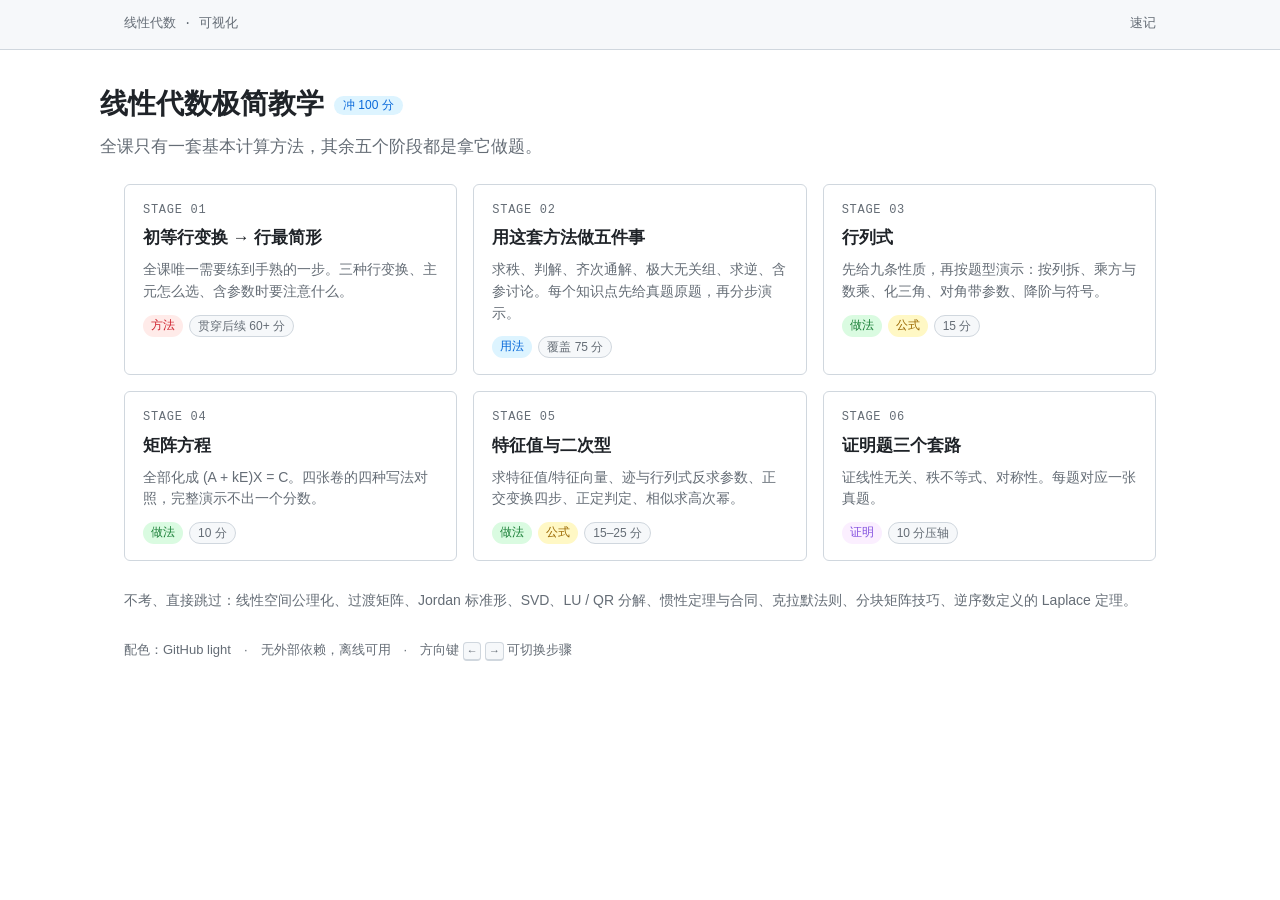
<file: index.html>
<!doctype html>
<html lang="zh-CN">
<head>
<meta charset="utf-8">
<meta name="viewport" content="width=device-width, initial-scale=1">
<title>线性代数 · 极简教学可视化</title>
<link rel="stylesheet" href="assets/github-light.css">
<style>
  .hero { padding: 8px 0 4px; }
  .hero h1 { border-bottom: none; padding-bottom: 4px; }
  .hero .sub { font-size: 17px; color: var(--fg-muted); margin: 4px 0 0; }
</style>
</head>
<body>

<div class="topbar"><div class="wrap">
  <span class="crumb">线性代数 · 可视化</span>
  <span class="spacer"></span>
  <a class="crumb" href="速记.html">速记</a>
</div></div>

<div class="wrap hero">
  <h1>线性代数极简教学<span class="tag">冲 100 分</span></h1>
  <p class="sub">全课只有一套基本计算方法，其余五个阶段都是拿它做题。</p>
</div>

<div class="wrap">
  <div class="cards">

    <a class="card" href="s1.html">
      <div class="num">STAGE 01</div>
      <div class="title">初等行变换 → 行最简形</div>
      <div class="desc">全课唯一需要练到手熟的一步。三种行变换、主元怎么选、含参数时要注意什么。</div>
      <div class="meta"><span class="badge badge-core">方法</span><span class="badge badge-line">贯穿后续 60+ 分</span></div>
    </a>

    <a class="card" href="s2.html">
      <div class="num">STAGE 02</div>
      <div class="title">用这套方法做五件事</div>
      <div class="desc">求秩、判解、齐次通解、极大无关组、求逆、含参讨论。每个知识点先给真题原题，再分步演示。</div>
      <div class="meta"><span class="badge badge-call">用法</span><span class="badge badge-line">覆盖 75 分</span></div>
    </a>

    <a class="card" href="s3.html">
      <div class="num">STAGE 03</div>
      <div class="title">行列式</div>
      <div class="desc">先给九条性质，再按题型演示：按列拆、乘方与数乘、化三角、对角带参数、降阶与符号。</div>
      <div class="meta"><span class="badge badge-use">做法</span><span class="badge badge-memo">公式</span><span class="badge badge-line">15 分</span></div>
    </a>

    <a class="card" href="s4.html">
      <div class="num">STAGE 04</div>
      <div class="title">矩阵方程</div>
      <div class="desc">全部化成 (A + kE)X = C。四张卷的四种写法对照，完整演示不出一个分数。</div>
      <div class="meta"><span class="badge badge-use">做法</span><span class="badge badge-line">10 分</span></div>
    </a>

    <a class="card" href="s5.html">
      <div class="num">STAGE 05</div>
      <div class="title">特征值与二次型</div>
      <div class="desc">求特征值/特征向量、迹与行列式反求参数、正交变换四步、正定判定、相似求高次幂。</div>
      <div class="meta"><span class="badge badge-use">做法</span><span class="badge badge-memo">公式</span><span class="badge badge-line">15–25 分</span></div>
    </a>

    <a class="card" href="s6.html">
      <div class="num">STAGE 06</div>
      <div class="title">证明题三个套路</div>
      <div class="desc">证线性无关、秩不等式、对称性。每题对应一张真题。</div>
      <div class="meta"><span class="badge badge-proof">证明</span><span class="badge badge-line">10 分压轴</span></div>
    </a>

  </div>

  <p style="margin-top:28px;font-size:14px;color:var(--fg-muted)">
    不考、直接跳过：线性空间公理化、过渡矩阵、Jordan 标准形、SVD、LU / QR 分解、惯性定理与合同、克拉默法则、分块矩阵技巧、逆序数定义的 Laplace 定理。
  </p>

  <p style="margin-top:28px;color:var(--fg-muted);font-size:13px">
    配色：GitHub light　·　无外部依赖，离线可用　·　方向键 <kbd>←</kbd> <kbd>→</kbd> 可切换步骤
  </p>
</div>

</body>
</html>
</file>
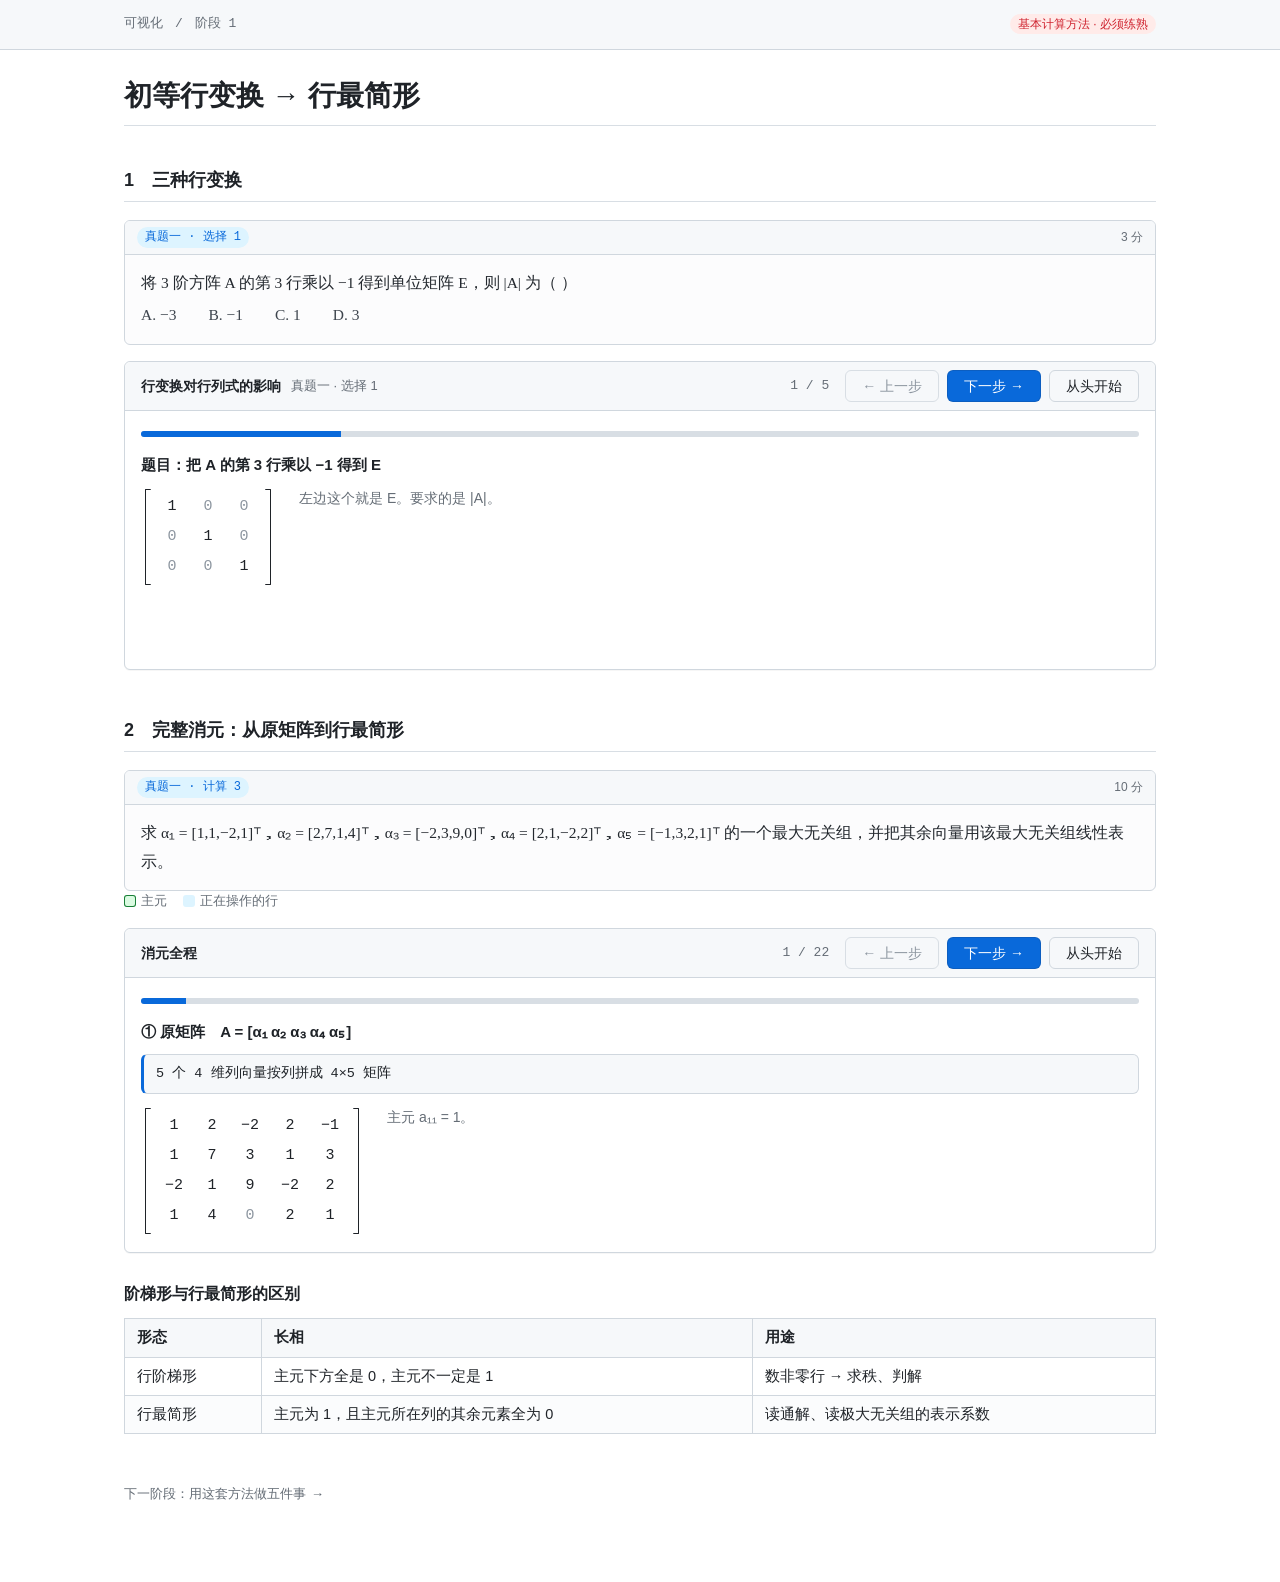
<file: s1.html>
<!doctype html>
<html lang="zh-CN">
<head>
<meta charset="utf-8">
<meta name="viewport" content="width=device-width, initial-scale=1">
<title>阶段 1 · 初等行变换 → 行最简形</title>
<link rel="stylesheet" href="assets/github-light.css">
<style>
  .step-title { font-size: 15px; font-weight: 600; margin-bottom: 10px; }
  .op-arrow { font-family: var(--mono); font-size: 13px; color: var(--fg-muted); display:block; margin:10px 0; }
  .op-arrow em { font-style: normal; color: var(--accent-fg); }
  .legend { display:flex; gap:16px; flex-wrap:wrap; font-size:13px; color:var(--fg-muted); margin-bottom:14px; }
  .legend i { display:inline-block; width:12px; height:12px; border-radius:3px; vertical-align:-2px; margin-right:5px; }
  .lg-pivot { background: var(--success-subtle); box-shadow: inset 0 0 0 1px var(--success-fg); }
  .lg-target{ background: var(--attention-subtle); box-shadow: inset 0 0 0 2px var(--attention-fg); }
  .lg-hl   { background: var(--accent-subtle); }
  .calls { counter-reset: c; }
  .calls .item { position: relative; padding-left: 34px; margin-bottom: 14px; }
  .calls .item::before {
    counter-increment: c; content: counter(c);
    position:absolute; left:0; top:1px;
    width: 22px; height: 22px; line-height: 22px; text-align:center;
    font-family: var(--mono); font-size: 12px;
    color: var(--accent-fg); background: var(--accent-subtle);
    border-radius: 50%;
  }
</style>
</head>
<body>

<div class="topbar"><div class="wrap">
  <a class="crumb" href="index.html">可视化</a><span class="crumb sep">/</span>
  <span class="crumb">阶段 1</span>
  <span class="spacer"></span>
  <span class="badge badge-core">基本计算方法 · 必须练熟</span>
</div></div>

<div class="wrap">
  <h1>初等行变换 → 行最简形</h1>

  <section class="kp">
    <h2>1　三种行变换</h2>

    <div id="exam-ops"></div>

    <div class="stepper" id="ops"></div>
  </section>

  <section class="kp">
    <h2>2　完整消元：从原矩阵到行最简形</h2>

    <div id="exam-demo"></div>

    <div class="legend">
      <span><i class="lg-pivot"></i>主元</span>
      <span><i class="lg-hl"></i>正在操作的行</span>
    </div>

    <div class="stepper" id="demo"></div>

    <h3 style="margin-top:28px">阶梯形与行最简形的区别</h3>
    <table>
      <thead><tr><th>形态</th><th>长相</th><th>用途</th></tr></thead>
      <tbody>
        <tr>
          <td>行阶梯形</td>
          <td>主元下方全是 0，主元不一定是 1</td>
          <td>数非零行 → 求秩、判解</td>
        </tr>
        <tr>
          <td>行最简形</td>
          <td>主元为 1，且主元所在列的其余元素全为 0</td>
          <td>读通解、读极大无关组的表示系数</td>
        </tr>
      </tbody>
    </table>
  </section>

  <p style="margin-top:32px"><a class="crumb" href="s2.html">下一阶段：用这套方法做五件事 →</a></p>
</div>

<script src="assets/viz.js"></script>
<script>
var V = Viz, S = [];

function stage(rows, opt, aside) {
  return '<div class="stage"><div class="math">' + V.matrix(rows, opt) + '</div>' +
         (aside ? '<div class="aside">' + aside + '</div>' : '') + '</div>';
}
function calcRow(p,s,k,c){ return V.rowCalc(p,s,k,{calcCols:c}); }
function resRow(p,s,k,c){ return V.plain(calcRow(p,s,k,c)); }

/* 真题一 · 选择 1：把 A 的第 3 行乘以 −1 得到 E，求 |A| */
V.stepper('#ops', [
  { title:'题目：把 A 的第 3 行乘以 −1 得到 E',
    html: stage([[1,0,0],[0,1,0],[0,0,1]], {},
      '<p class="why">左边这个就是 E。要求的是 |A|。</p>') },
  { title:'反向做一次同样变换，得 A',
    op: 'r₃ × (−1) → r₃',
    anim: {type:'scale', row:2, k:-1, label:'×(−1)'},
    html: stage([[1,0,0],[0,1,0],[0,0,-1]], {hlRow:[2]},
      '<p class="why">E 的第 3 行乘 −1，就还原出 A。</p>') },
  { title:'算 |A|',
    html: '<div class="verdict">|A| = 1 · 1 · (−1) = −1</div>' },
  { title:'用性质核对',
    html: '<div class="verdict">某行乘 k → 行列式乘 k</div>' +
      '<p class="why">A → E 是"第 3 行乘 −1"，故 |E| = (−1)|A|，即 1 = −|A|，|A| = −1 ✓</p>' },
  { title:'答案',
    html: '<div class="verdict">|A| = −1　→　选 B</div>' }
], {title:'行变换对行列式的影响', subtitle:'真题一 · 选择 1'});

/* ================== 真题一 · 计算 3 的完整消元 ==================
   α1=(1,1,-2,1) α2=(2,7,1,4) α3=(-2,3,9,0) α4=(2,1,-2,2) α5=(-1,3,2,1)
   按列拼成 4×5 矩阵，化到行最简形
   =============================================================== */
S.push({
  title: '① 原矩阵　A = [α₁ α₂ α₃ α₄ α₅]',
  op: '5 个 4 维列向量按列拼成 4×5 矩阵',
  html: stage([[1,2,-2,2,-1],[1,7,3,1,3],[-2,1,9,-2,2],[1,4,0,2,1]], {},
    '<p class="why">主元 a₁₁ = 1。</p>')
});

/* ② r2-r1, r3+2r1, r4-r1 */
S.push({
  title: '② r₂−r₁，r₃+2r₁，r₄−r₁　（算式）',
  op: '用第 1 行把第 1 列下面清成 0',
  html: stage([
      [1,2,-2,2,-1],
      calcRow([1,7,3,1,3],[1,2,-2,2,-1],-1),
      calcRow([-2,1,9,-2,2],[1,2,-2,2,-1],2),
      calcRow([1,4,0,2,1],[1,2,-2,2,-1],-1)
    ], {pivot:[[0,0]], hlRow:[0],
        calc:[[1,0],[1,1],[1,2],[1,3],[1,4],[2,0],[2,1],[2,2],[2,3],[2,4],[3,0],[3,1],[3,2],[3,3],[3,4]]}, '')
});
S.push({
  title: '② 结果',
  op: '',
  anim: [{type:'add', source:0, target:1, k:-1},
         {type:'add', source:0, target:2, k:2},
         {type:'add', source:0, target:3, k:-1}],
  html: stage([
      [1,2,-2,2,-1],
      resRow([1,7,3,1,3],[1,2,-2,2,-1],-1),
      resRow([-2,1,9,-2,2],[1,2,-2,2,-1],2),
      resRow([1,4,0,2,1],[1,2,-2,2,-1],-1)
    ], {pivot:[[0,0]], hlRow:[0]}, '')
});

/* ③ r3-r2, r4-(2/5)r2 */
S.push({
  title: '③ r₃−r₂，r₄−(2/5)r₂　（算式）',
  op: '第 2 列的主元是 a₂₂ = 5',
  html: stage([
      [1,2,-2,2,-1],
      [0,5,5,-1,4],
      calcRow([0,5,5,2,0],[0,5,5,-1,4],-1),
      calcRow([0,2,2,0,2],[0,5,5,-1,4],'-2/5')
    ], {pivot:[[0,0],[1,1]], hlRow:[1],
        calc:[[2,0],[2,1],[2,2],[2,3],[2,4],[3,0],[3,1],[3,2],[3,3],[3,4]]}, '')
});
S.push({
  title: '③ 结果',
  op: '',
  anim: [{type:'add', source:1, target:2, k:-1},
         {type:'add', source:1, target:3, k:'-2/5', label:'−2/5'}],
  html: stage([
      [1,2,-2,2,-1],
      [0,5,5,-1,4],
      resRow([0,5,5,2,0],[0,5,5,-1,4],-1),
      resRow([0,2,2,0,2],[0,5,5,-1,4],'-2/5')
    ], {pivot:[[0,0],[1,1]], hlRow:[1]},
    '<p class="why">第 3 列全是 0 → <b>这一列没有主元</b>，直接跳到第 4 列。</p>')
});

/* ④ r3/3 */
S.push({
  title: '④ r₃÷3　（算式）',
  op: '把第 3 行第 4 列的主元化成 1',
  html: stage([
      [1,2,-2,2,-1],
      [0,5,5,-1,4],
      V.rowScaleCalc([0,0,0,3,-4],'1/3'),
      [0,0,0,'2/5','2/5']
    ], {pivot:[[0,0],[1,1]], calc:[[2,0],[2,1],[2,2],[2,3],[2,4]]}, '')
});
S.push({
  title: '④ 结果',
  op: '',
  anim: {type:'scale', row:2, k:'1/3', label:'÷3'},
  html: stage([
      [1,2,-2,2,-1],
      [0,5,5,-1,4],
      V.plain(V.rowScaleCalc([0,0,0,3,-4],'1/3')),
      [0,0,0,'2/5','2/5']
    ], {pivot:[[0,0],[1,1]]}, '')
});

/* ⑤ r4-(2/5)r3 */
S.push({
  title: '⑤ r₄−(2/5)r₃　（算式）',
  op: '用第 3 行消第 4 列',
  html: stage([
      [1,2,-2,2,-1],
      [0,5,5,-1,4],
      [0,0,0,1,'-4/3'],
      calcRow([0,0,0,'2/5','2/5'],[0,0,0,1,'-4/3'],'-2/5')
    ], {pivot:[[0,0],[1,1],[2,3]], calc:[[3,0],[3,1],[3,2],[3,3],[3,4]]}, '')
});
S.push({
  title: '⑤ 结果',
  op: '',
  anim: {type:'add', source:2, target:3, k:'-2/5', label:'−2/5'},
  html: stage([
      [1,2,-2,2,-1],
      [0,5,5,-1,4],
      [0,0,0,1,'-4/3'],
      resRow([0,0,0,'2/5','2/5'],[0,0,0,1,'-4/3'],'-2/5')
    ], {pivot:[[0,0],[1,1],[2,3]]},
    '<p class="why">第 4 行只剩第 5 列一格：14/15。</p>')
});

/* ⑥ r4/(14/15) */
S.push({
  title: '⑥ r₄÷(14/15)　（算式）',
  op: '把最后一个主元化成 1',
  html: stage([
      [1,2,-2,2,-1],
      [0,5,5,-1,4],
      [0,0,0,1,'-4/3'],
      V.rowScaleCalc([0,0,0,0,'14/15'],'15/14')
    ], {pivot:[[0,0],[1,1],[2,3]], calc:[[3,0],[3,1],[3,2],[3,3],[3,4]]}, '')
});
S.push({
  title: '⑥ 结果　→ 行阶梯形',
  op: '',
  anim: {type:'scale', row:3, k:'15/14', label:'÷(14/15)'},
  html: stage([
      [1,2,-2,2,-1],
      [0,5,5,-1,4],
      [0,0,0,1,'-4/3'],
      V.plain(V.rowScaleCalc([0,0,0,0,'14/15'],'15/14'))
    ], {pivot:[[0,0],[1,1],[2,3],[3,4]]},
    '<p class="why">非零行 4 行 → <b>秩 = 4</b>，行阶梯形完成。</p>')
});

/* ⑦ r3+(4/3)r4 */
S.push({
  title: '⑦ r₃+(4/3)r₄　（算式）',
  op: '开始往上消',
  html: stage([
      [1,2,-2,2,-1],
      [0,5,5,-1,4],
      calcRow([0,0,0,1,'-4/3'],[0,0,0,0,1],'4/3'),
      [0,0,0,0,1]
    ], {pivot:[[0,0],[1,1],[2,3],[3,4]], hlRow:[3], calc:[[2,0],[2,1],[2,2],[2,3],[2,4]]}, '')
});
S.push({
  title: '⑦ 结果',
  op: '',
  anim: {type:'add', source:3, target:2, k:'4/3', label:'+(4/3)'},
  html: stage([
      [1,2,-2,2,-1],
      [0,5,5,-1,4],
      resRow([0,0,0,1,'-4/3'],[0,0,0,0,1],'4/3'),
      [0,0,0,0,1]
    ], {pivot:[[0,0],[1,1],[2,3],[3,4]], hlRow:[3]}, '')
});

/* ⑧ r2+r3-4r4 */
S.push({
  title: '⑧ r₂+r₃−4r₄　（算式）',
  op: '一次把第 2 行的第 4、5 列都清掉',
  html: stage([
      [1,2,-2,2,-1],
      calcRow([0,5,5,-1,4],[0,0,0,1,0],1),
      [0,0,0,1,0],
      [0,0,0,0,1]
    ], {pivot:[[0,0],[1,1],[2,3],[3,4]], hlRow:[2,3], calc:[[1,0],[1,1],[1,2],[1,3],[1,4]]}, '')
});
S.push({
  title: '⑧ 结果（再减 4 倍 r₄）',
  op: 'r₂ + r₃ − 4r₄ → r₂',
  anim: {type:'add', source:2, target:1, k:1},
  html: stage([
      [1,2,-2,2,-1],
      [0,5,5,0,0],
      [0,0,0,1,0],
      [0,0,0,0,1]
    ], {pivot:[[0,0],[1,1],[2,3],[3,4]]}, '')
});

/* ⑨ r1-2r3+r4 */
S.push({
  title: '⑨ r₁−2r₃+r₄　（算式）',
  op: '把第 1 行的第 4、5 列清掉',
  html: stage([
      calcRow([1,2,-2,2,-1],[0,0,0,1,0],-2),
      [0,5,5,0,0],
      [0,0,0,1,0],
      [0,0,0,0,1]
    ], {pivot:[[0,0],[1,1],[2,3],[3,4]], hlRow:[2], calc:[[0,0],[0,1],[0,2],[0,3],[0,4]]}, '')
});
S.push({
  title: '⑨ 结果',
  op: '',
  anim: {type:'add', source:2, target:0, k:-2},
  html: stage([
      [1,2,-2,0,0],
      [0,5,5,0,0],
      [0,0,0,1,0],
      [0,0,0,0,1]
    ], {pivot:[[0,0],[1,1],[2,3],[3,4]]}, '')
});

/* ⑩ r2/5 */
S.push({
  title: '⑩ r₂÷5　（算式）',
  op: '把第 2 个主元化成 1',
  html: stage([
      [1,2,-2,0,0],
      V.rowScaleCalc([0,5,5,0,0],'1/5'),
      [0,0,0,1,0],
      [0,0,0,0,1]
    ], {pivot:[[0,0],[1,1],[2,3],[3,4]], calc:[[1,0],[1,1],[1,2],[1,3],[1,4]]}, '')
});
S.push({
  title: '⑩ 结果',
  op: '',
  anim: {type:'scale', row:1, k:'1/5', label:'÷5'},
  html: stage([
      [1,2,-2,0,0],
      V.plain(V.rowScaleCalc([0,5,5,0,0],'1/5')),
      [0,0,0,1,0],
      [0,0,0,0,1]
    ], {pivot:[[0,0],[1,1],[2,3],[3,4]]}, '')
});

/* ⑪ r1-2r2 */
S.push({
  title: '⑪ r₁−2r₂　（算式）',
  op: '最后把第 2 列上方清掉',
  html: stage([
      calcRow([1,2,-2,0,0],[0,1,1,0,0],-2),
      [0,1,1,0,0],
      [0,0,0,1,0],
      [0,0,0,0,1]
    ], {pivot:[[0,0],[1,1],[2,3],[3,4]], hlRow:[1], calc:[[0,0],[0,1],[0,2],[0,3],[0,4]]}, '')
});
S.push({
  title: '⑪ 结果　→ 行最简形',
  op: '',
  anim: {type:'add', source:1, target:0, k:-2},
  html: stage([
      [1,0,-4,0,0],
      [0,1,1,0,0],
      [0,0,0,1,0],
      [0,0,0,0,1]
    ], {pivot:[[0,0],[1,1],[2,3],[3,4]], colHl:[2]},
    '<p class="why">主元在第 <b>1、2、4、5</b> 列；第 3 列没有主元 → 自由变量。</p>')
});

/* ⑫ 读答案 */
S.push({
  title: '⑫ 读出答案',
  op: '',
  html: '<div class="stage"><div class="math">' +
          V.matrix([[1,0,-4,0,0],[0,1,1,0,0],[0,0,0,1,0],[0,0,0,0,1]],
            {pivot:[[0,0],[1,1],[2,3],[3,4]], colHl:[2]}) + '</div>' +
        '<div class="aside">' +
          '<p class="why">极大无关组 = { α₁, α₂, α₄, α₅ }</p>' +
          '<p class="why">第 3 列：</p>' +
          '<div class="vec">' + V.matrix([[-4],[1],[0],[0]]) + '　→　α₃ = −4α₁ + α₂</div>' +
        '</div></div>' +
        '<p class="why">主元所在的列标 = 极大无关组的编号；非主元列上的数字 = 线性表示的系数。</p>'
});

V.stepper('#demo', S, {title: '消元全程'});

document.getElementById('exam-ops').innerHTML = V.exam({
  src: '真题一 · 选择 1', score: '3 分',
  body: '将 3 阶方阵 A 的第 3 行乘以 −1 得到单位矩阵 E，则 |A| 为（ ）<br>' +
        '<span class="opt">A. −3　　B. −1　　C. 1　　D. 3</span>'
});

document.getElementById('exam-demo').innerHTML = V.exam({
  src: '真题一 · 计算 3', score: '10 分',
  body: '求 α₁ = [1,1,−2,1]ᵀ，α₂ = [2,7,1,4]ᵀ，α₃ = [−2,3,9,0]ᵀ，α₄ = [2,1,−2,2]ᵀ，α₅ = [−1,3,2,1]ᵀ ' +
        '的一个最大无关组，并把其余向量用该最大无关组线性表示。'
});
</script>
</body>
</html>
</file>
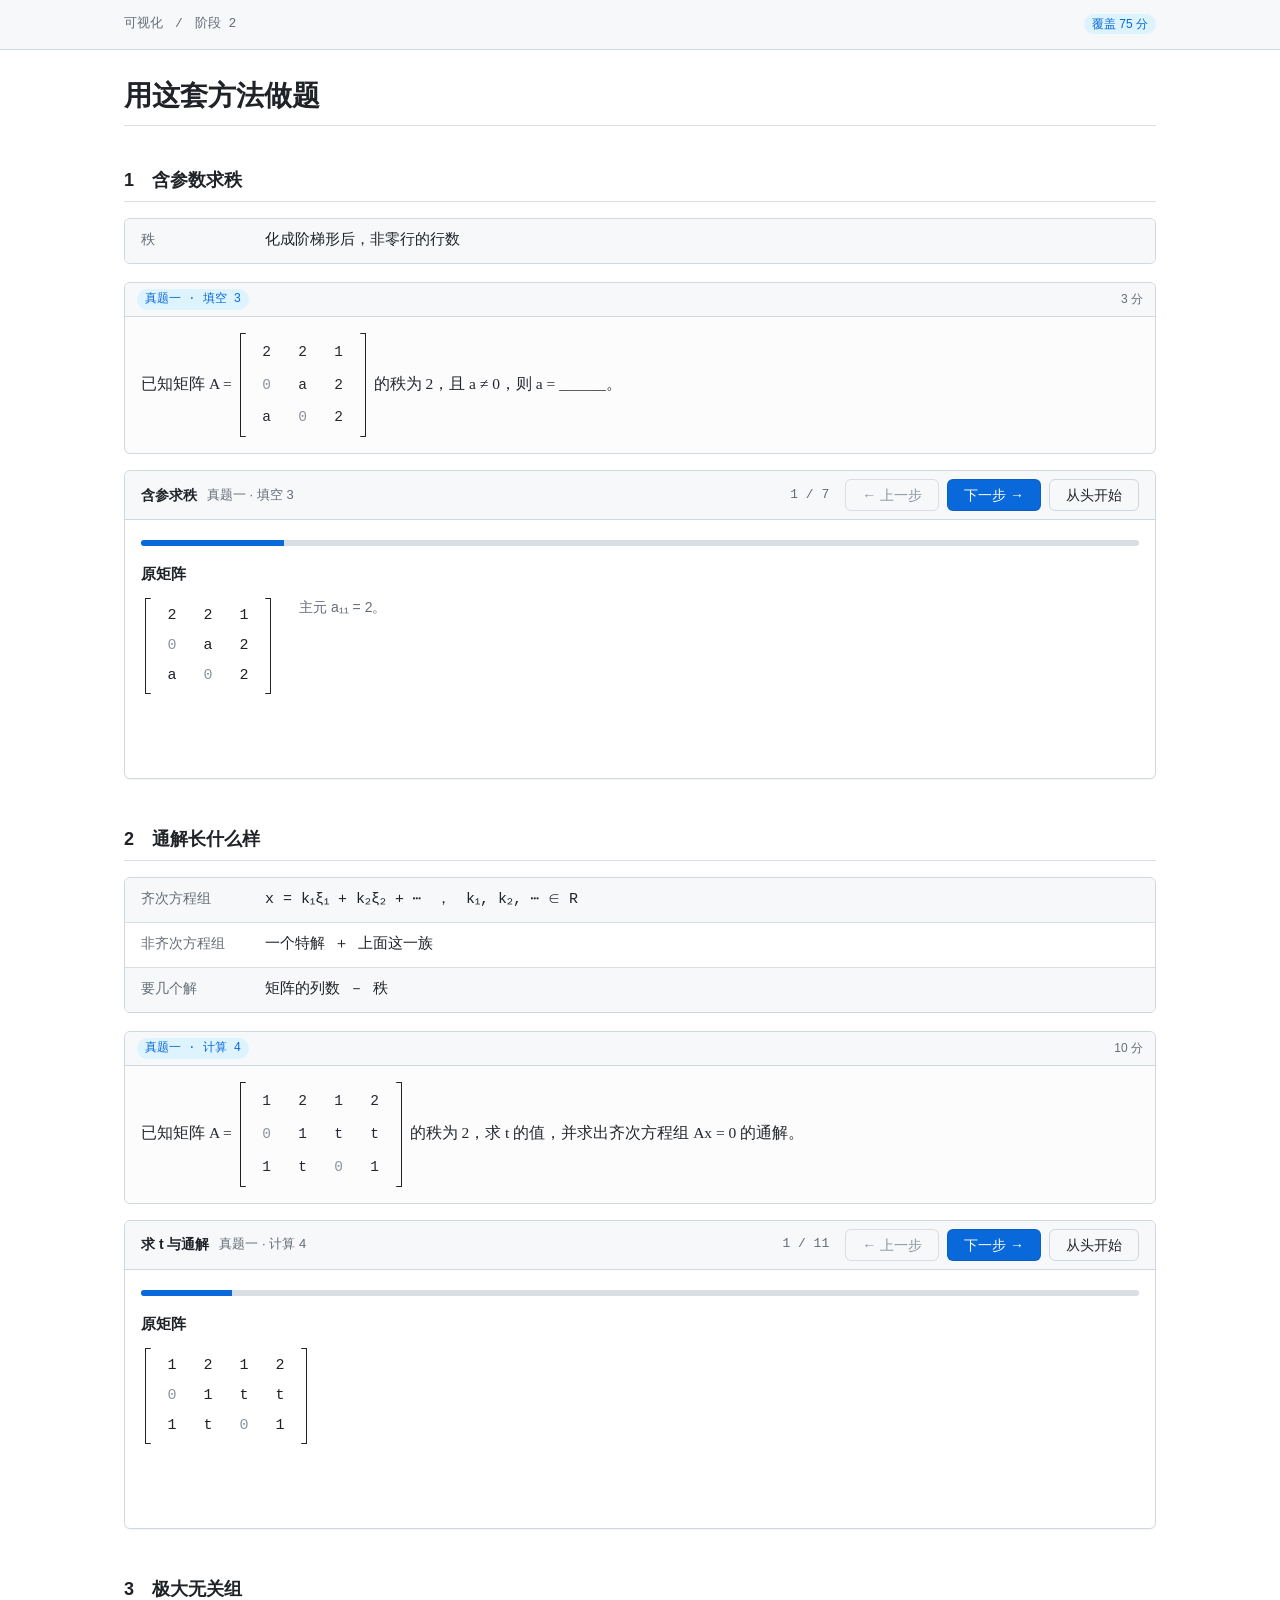
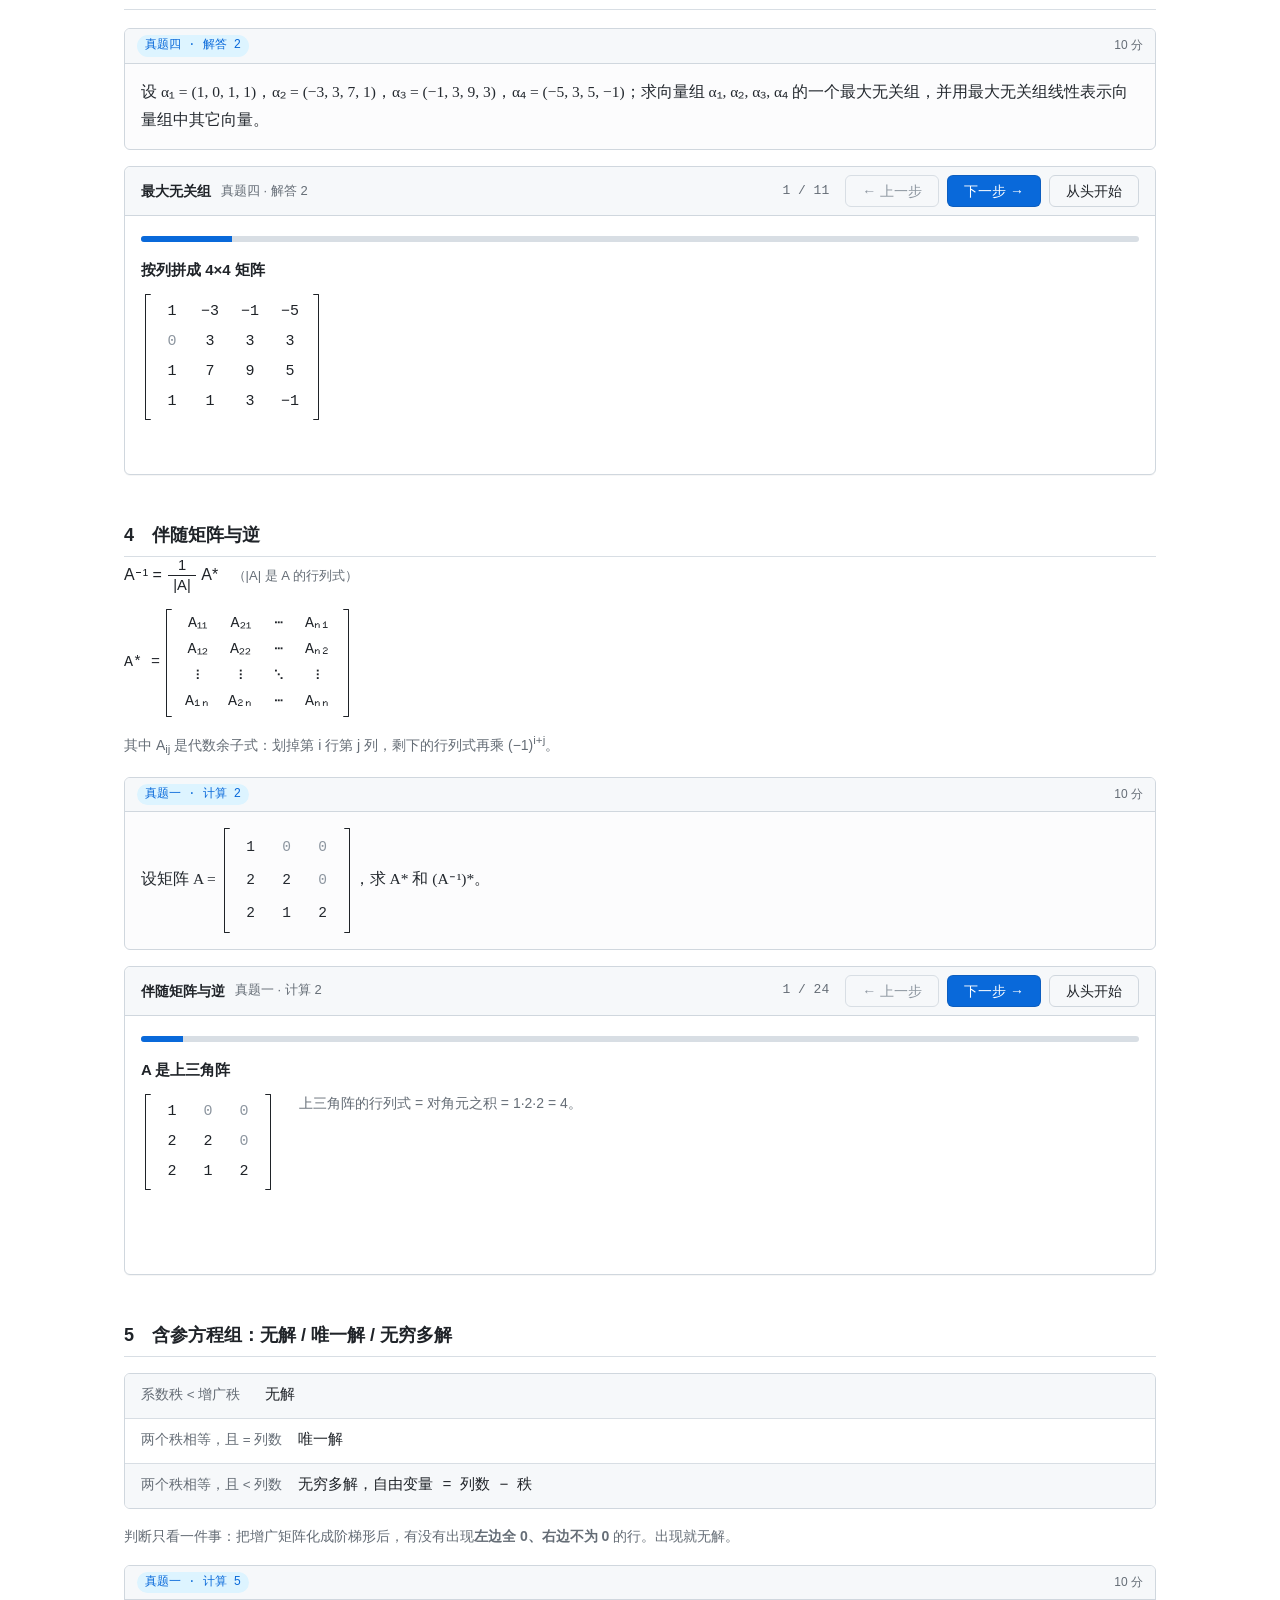
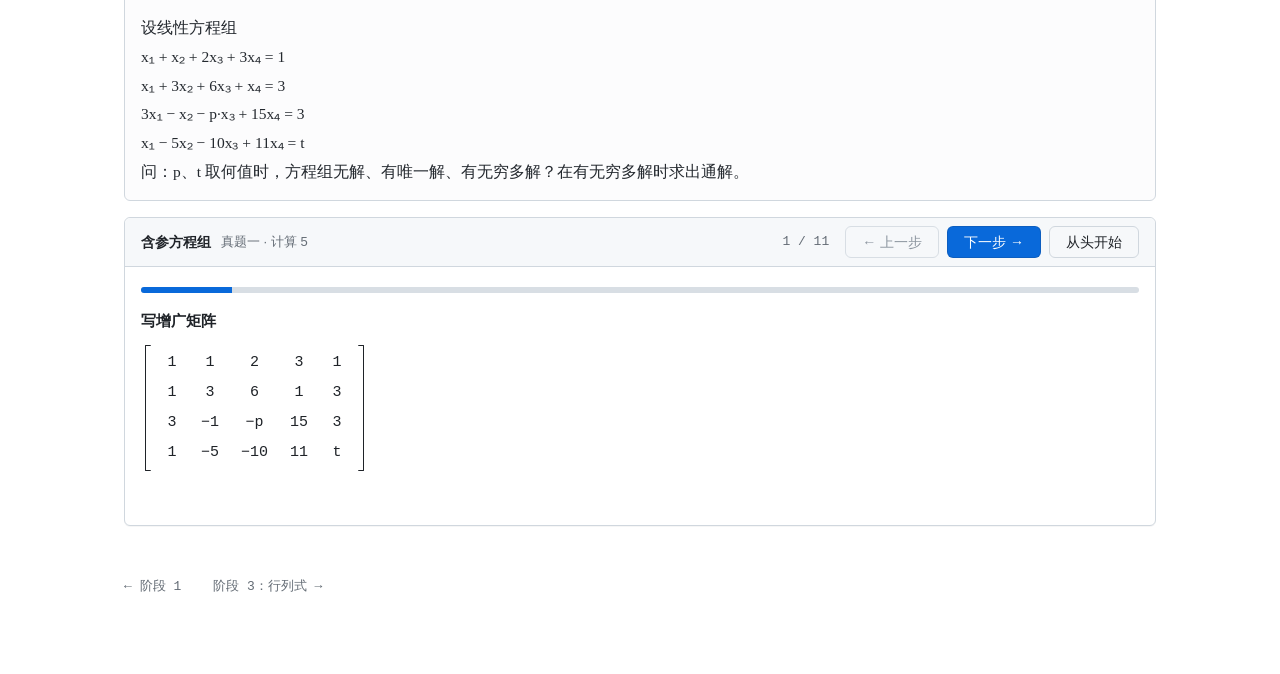
<file: s2.html>
<!doctype html>
<html lang="zh-CN">
<head>
<meta charset="utf-8">
<meta name="viewport" content="width=device-width, initial-scale=1">
<title>阶段 2 · 求秩 · 齐次通解 · 极大无关组 · 伴随矩阵 · 含参讨论</title>
<link rel="stylesheet" href="assets/github-light.css">
<style>
  .step-title { font-size: 15px; font-weight: 600; margin-bottom: 10px; }
  .verdict { font-family: var(--mono); font-size:14px; padding:12px 16px; border-radius:var(--radius);
    background: var(--success-subtle); color: var(--success-fg); border:1px solid #aceebb; margin:14px 0; }
  .verdict.bad { background: var(--danger-subtle); color: var(--danger-fg); border-color:#ffcecb; }
</style>
</head>
<body>

<div class="topbar"><div class="wrap">
  <a class="crumb" href="index.html">可视化</a><span class="crumb sep">/</span>
  <span class="crumb">阶段 2</span>
  <span class="spacer"></span>
  <span class="badge badge-call">覆盖 75 分</span>
</div></div>

<div class="wrap">
  <h1>用这套方法做题</h1>

  <!-- ============ 1 含参求秩 ============ -->
  <section class="kp">
    <h2>1　含参数求秩</h2>

    <div class="struct-box">
      <div class="row">
        <span class="k">秩</span>
        <span class="v">化成阶梯形后，非零行的行数</span>
      </div>
    </div>

    <div id="exam-rank"></div>

    <div class="stepper" id="rank"></div>
  </section>

  <!-- ============ 2 齐次通解 + 含参 ============ -->
  <section class="kp">
    <h2>2　通解长什么样</h2>

    <div class="struct-box">
      <div class="row">
        <span class="k">齐次方程组</span>
        <span class="v">x = k₁ξ₁ + k₂ξ₂ + ⋯　，　k₁, k₂, ⋯ ∈ R</span>
      </div>
      <div class="row">
        <span class="k">非齐次方程组</span>
        <span class="v">一个特解 ＋ 上面这一族</span>
      </div>
      <div class="row">
        <span class="k">要几个解</span>
        <span class="v">矩阵的列数 － 秩</span>
      </div>
    </div>

    <div id="exam-null"></div>

    <div class="stepper" id="null"></div>
  </section>

  <!-- ============ 3 极大无关组 ============ -->
  <section class="kp">
    <h2>3　极大无关组</h2>

    <div id="exam-mig"></div>

    <div class="stepper" id="mig"></div>
  </section>

  <!-- ============ 4 伴随矩阵与逆 ============ -->
  <section class="kp">
    <h2>4　伴随矩阵与逆</h2>

    <div class="formula">
      A⁻¹ = <span class="frac"><span>1</span><span>|A|</span></span> A*
      <span class="aside-note">（|A| 是 A 的行列式）</span>
    </div>

    <div class="vec" id="adj-def"></div>

    <p class="why">其中 A<sub>ij</sub> 是代数余子式：划掉第 i 行第 j 列，剩下的行列式再乘 (−1)<sup>i+j</sup>。</p>

    <div id="exam-adj"></div>

    <div class="stepper" id="adj"></div>
  </section>

  <!-- ============ 5 四元含参方程组 ============ -->
  <section class="kp">
    <h2>5　含参方程组：无解 / 唯一解 / 无穷多解</h2>

    <div class="struct-box">
      <div class="row">
        <span class="k">系数秩 &lt; 增广秩</span>
        <span class="v">无解</span>
      </div>
      <div class="row">
        <span class="k">两个秩相等，且 = 列数</span>
        <span class="v">唯一解</span>
      </div>
      <div class="row">
        <span class="k">两个秩相等，且 &lt; 列数</span>
        <span class="v">无穷多解，自由变量 = 列数 − 秩</span>
      </div>
    </div>

    <p class="why">判断只看一件事：把增广矩阵化成阶梯形后，有没有出现<b>左边全 0、右边不为 0</b> 的行。出现就无解。</p>

    <div id="exam-param"></div>

    <div class="stepper" id="param"></div>
  </section>

  <p style="margin-top:32px"><a class="crumb" href="s1.html">← 阶段 1</a>　　<a class="crumb" href="s3.html">阶段 3：行列式 →</a></p>
</div>

<script src="assets/viz.js"></script>
<script>
var V = Viz;
function st(rows,opt,aside){ return '<div class="stage"><div class="math">'+V.matrix(rows,opt)+'</div>'+(aside?'<div class="aside">'+aside+'</div>':'')+'</div>'; }
function calcRow(p,s,k,c){ return V.rowCalc(p,s,k,{calcCols:c}); }
function resRow(p,s,k,c){ return V.plain(calcRow(p,s,k,c)); }
function fracBox(a,b){ return '<span class="frac"><span>'+a+'</span><span>'+b+'</span></span>'; }

/* ===================== 1 真题一 · 填空 3 ===================== */
document.getElementById('exam-rank').innerHTML = V.exam({
  src: '真题一 · 填空 3', score: '3 分',
  body: '已知矩阵 A = ' + V.matrix([[2,2,1],[0,'a',2],['a',0,2]]) +
        ' 的秩为 2，且 a ≠ 0，则 a = ______。'
});

V.stepper('#rank', [
  { title:'原矩阵',
    html: st([[2,2,1],[0,'a',2],['a',0,2]], {},
      '<p class="why">主元 a₁₁ = 2。</p>') },
  { title:'r₃ − (a/2)r₁　（算式）',
    html: st([[2,2,1],[0,'a',2], calcRow(['a',0,2],[2,2,1],'-a/2')],
      {pivot:[[0,0]], calc:[[2,0],[2,1],[2,2]]}, '') },
  { title:'r₃ − (a/2)r₁　（结果）',
    anim: {type:'add', source:0, target:2, k:'-a/2', label:'−a/2'},
    html: st([[2,2,1],[0,'a',2], resRow(['a',0,2],[2,2,1],'-a/2')],
      {pivot:[[0,0]]}, '') },
  { title:'r₃ + r₂　（算式）',
    html: st([[2,2,1],[0,'a',2], calcRow([0,'-a','2-a/2'],[0,'a',2],1)],
      {pivot:[[0,0],[1,1]], calc:[[2,0],[2,1],[2,2]]}, '') },
  { title:'r₃ + r₂　（结果）→ 阶梯形',
    anim: {type:'add', source:1, target:2, k:1},
    html: st([[2,2,1],[0,'a',2],[0,0,'4-a/2']], {pivot:[[0,0],[1,1]]},
      '<p class="why">阶梯形第三行只剩第 3 列一格：4 − a/2。</p>') },
  { title:'秩为 2 的条件',
    html: '<div class="verdict">这一格必须为 0：4 − a/2 = 0　→　a = 8</div>' },
  { title:'验证 a = 8',
    html: st([[2,2,1],[0,8,2],[0,0,0]], {pivot:[[0,0],[1,1]]},
      '<p class="why">第三行全为 0，非零行只有 2 行 → 秩 = 2 ✓。另一根 a = 0 被题设 a ≠ 0 排除。</p>') +
      '<div class="verdict">a = 8</div>' }
], {title:'含参求秩', subtitle:'真题一 · 填空 3'});

/* ===================== 2 真题一 · 计算 4 ===================== */
document.getElementById('exam-null').innerHTML = V.exam({
  src: '真题一 · 计算 4', score: '10 分',
  body: '已知矩阵 A = ' + V.matrix([[1,2,1,2],[0,1,'t','t'],[1,'t',0,1]]) +
        ' 的秩为 2，求 t 的值，并求出齐次方程组 Ax = 0 的通解。'
});

V.stepper('#null', [
  { title:'原矩阵',
    html: st([[1,2,1,2],[0,1,'t','t'],[1,'t',0,1]], {}, '') },
  { title:'r₃ − r₁　（算式）',
    html: st([[1,2,1,2],[0,1,'t','t'], calcRow([1,'t',0,1],[1,2,1,2],-1)],
      {pivot:[[0,0]], calc:[[2,0],[2,1],[2,2],[2,3]]}, '') },
  { title:'r₃ − r₁　（结果）',
    anim: {type:'add', source:0, target:2, k:-1},
    html: st([[1,2,1,2],[0,1,'t','t'], resRow([1,'t',0,1],[1,2,1,2],-1)],
      {pivot:[[0,0]]}, '<p class="why">第 3 行 = [0, t−2, −1, −1]。</p>') },
  { title:'r₃ − (t−2)r₂　（算式）',
    html: st([[1,2,1,2],[0,1,'t','t'], calcRow([0,'t-2',-1,-1],[0,1,'t','t'],'2-t',[1,2,3])],
      {pivot:[[0,0],[1,1]], calc:[[2,1],[2,2],[2,3]]}, '') },
  { title:'r₃ − (t−2)r₂　（结果）',
    anim: {type:'add', source:1, target:2, k:'2-t', label:'−(t−2)'},
    html: st([[1,2,1,2],[0,1,'t','t'], resRow([0,'t-2',-1,-1],[0,1,'t','t'],'2-t')],
      {pivot:[[0,0],[1,1]]}, '') },
  { title:'秩为 2 的条件',
    html: st([[1,2,1,2],[0,1,'t','t'],[0,0,'−(t−1)²','−(t−1)²']], {pivot:[[0,0],[1,1]]},
      '<p class="why">−t² + 2t − 1 = −(t−1)²，第 3 行 = [0, 0, −(t−1)², −(t−1)²]。</p>') +
      '<div class="verdict">秩为 2 ⟺ 第 3 行全为 0 ⟺ (t−1)² = 0　→　t = 1</div>' },
  { title:'t = 1 化成行最简形',
    html: st([[1,0,-1,0],[0,1,1,1],[0,0,0,0]], {pivot:[[0,0],[1,1]], colHl:[2,3]},
      '<p class="why">有 4 列（4 个未知数），秩为 2，其中第 3、4 列没有主元 → x₃、x₄ 自由。</p>' +
      '<div class="verdict">解的个数 = 列数 − 秩 = 4 − 2 = 2</div>') },
  { title:'第一个解：只让 1 个自由变量为 1，其余为 0',
    html: st([[1,0,-1,0],[0,1,1,1],[0,0,0,0]],
      {pivot:[[0,0],[1,1]], colHl:[2,3], target:[[0,2],[1,2],[2,2]]},
      '<div class="colvec">x₃ = 1（自由）<br>x₄ = 0（自由）</div>' +
      '<p class="why">x₄ 取 0，含 x₄ 的项直接不写，每行只剩一个未知数：</p>' +
      '<p class="why">第 1 行　x₁ − x₃ = 0　→　x₁ = 1<br>' +
      '第 2 行　x₂ + x₃ = 0　→　x₂ = −1</p>') +
      '<div class="verdict">ξ₁ = ' + V.matrix([[1],[-1],[1],[0]]) + '</div>' },
  { title:'第二个解：换一个自由变量为 1',
    html: st([[1,0,-1,0],[0,1,1,1],[0,0,0,0]],
      {pivot:[[0,0],[1,1]], colHl:[2,3], target:[[0,3],[1,3],[2,3]]},
      '<div class="colvec">x₃ = 0（自由）<br>x₄ = 1（自由）</div>' +
      '<p class="why">x₃ 取 0，含 x₃ 的项直接不写：</p>' +
      '<p class="why">第 1 行　x₁ = 0<br>' +
      '第 2 行　x₂ + x₄ = 0　→　x₂ = −1</p>') +
      '<div class="verdict">ξ₂ = ' + V.matrix([[0],[-1],[0],[1]]) + '</div>' },
  { title:'把解代回去验算',
    html: '<div class="vec">' + V.matrix([['金'],['木'],['水'],['火'],['土']]) +
      V.matrix([['金','木','水','火','土']]) + ' = ' +
      V.matrix([
        ['鍂','鈢','淦','鈥','釷'],
        ['鈢','林','沐','炑','杜'],
        ['淦','沐','沝','淡','汢'],
        ['鈥','炑','淡','炎','灶'],
        ['釷','杜','汢','灶','圭']
      ]) + '</div>' +
      '<p class="why">两个解都满足 Aξ = 0。</p>' +
      '<div class="verdict">Aξ₁ = 0 ✓　　Aξ₂ = 0 ✓</div>' +
      '<div class="vec">A · ξ₁ = ' + V.matrix([[1,2,1,2],[0,1,1,1],[1,1,0,1]]) +
      V.matrix([[1],[-1],[1],[0]]) + ' = ' + V.matrix([[0],[0],[0]]) + '</div>' +
      '<div class="vec">A · ξ₂ = ' + V.matrix([[1,2,1,2],[0,1,1,1],[1,1,0,1]]) +
      V.matrix([[0],[-1],[0],[1]]) + ' = ' + V.matrix([[0],[0],[0]]) + '</div>' },
  { title:'写通解',
    html: '<div class="vec">x = k₁' + V.matrix([[1],[-1],[1],[0]]) +
      ' + k₂' + V.matrix([[0],[-1],[0],[1]]) + '　，　k₁, k₂ ∈ R</div>' }
], {title:'求 t 与通解', subtitle:'真题一 · 计算 4'});

/* ===================== 3 真题四 · 解答 2 ===================== */
document.getElementById('exam-mig').innerHTML = V.exam({
  src: '真题四 · 解答 2', score: '10 分',
  body: '设 α₁ = (1, 0, 1, 1)，α₂ = (−3, 3, 7, 1)，α₃ = (−1, 3, 9, 3)，α₄ = (−5, 3, 5, −1)；' +
        '求向量组 α₁, α₂, α₃, α₄ 的一个最大无关组，并用最大无关组线性表示向量组中其它向量。'
});

V.stepper('#mig', [
  { title:'按列拼成 4×4 矩阵',
    html: st([[1,-3,-1,-5],[0,3,3,3],[1,7,9,5],[1,1,3,-1]], {}, '') },
  { title:'r₃ − r₁，r₄ − r₁　（算式）',
    html: st([[1,-3,-1,-5],[0,3,3,3],
              calcRow([1,7,9,5],[1,-3,-1,-5],-1),
              calcRow([1,1,3,-1],[1,-3,-1,-5],-1)],
      {pivot:[[0,0]],
       calc:[[2,0],[2,1],[2,2],[2,3],[3,0],[3,1],[3,2],[3,3]]}, '') },
  { title:'r₃ − r₁，r₄ − r₁　（结果）',
    anim: [{type:'add', source:0, target:2, k:-1},
           {type:'add', source:0, target:3, k:-1}],
    html: st([[1,-3,-1,-5],[0,3,3,3],
              resRow([1,7,9,5],[1,-3,-1,-5],-1),
              resRow([1,1,3,-1],[1,-3,-1,-5],-1)],
      {pivot:[[0,0]]},
      '<p class="why">第 1 列只剩左上角一个 1，下面全是 0。</p>') },
  { title:'r₂ ÷ 3　（算式）',
    html: st([[1,-3,-1,-5], V.rowScaleCalc([0,3,3,3],'1/3'),
              [0,10,10,10],[0,4,4,4]],
      {pivot:[[0,0]], calc:[[1,0],[1,1],[1,2],[1,3]]}, '') },
  { title:'r₂ ÷ 3　（结果）',
    anim: {type:'scale', row:1, k:'1/3'},
    html: st([[1,-3,-1,-5],[0,1,1,1],[0,10,10,10],[0,4,4,4]],
      {pivot:[[0,0],[1,1]]},
      '<p class="why">第 2 主元化成 1。</p>') },
  { title:'r₃ − 10r₂，r₄ − 4r₂　（算式）',
    html: st([[1,-3,-1,-5],[0,1,1,1],
              calcRow([0,10,10,10],[0,1,1,1],-10),
              calcRow([0,4,4,4],[0,1,1,1],-4)],
      {pivot:[[0,0],[1,1]],
       calc:[[2,1],[2,2],[2,3],[3,1],[3,2],[3,3]]}, '') },
  { title:'r₃ − 10r₂，r₄ − 4r₂　（结果）',
    anim: [{type:'add', source:1, target:2, k:-10},
           {type:'add', source:1, target:3, k:-4}],
    html: st([[1,-3,-1,-5],[0,1,1,1],
              resRow([0,10,10,10],[0,1,1,1],-10),
              resRow([0,4,4,4],[0,1,1,1],-4)],
      {pivot:[[0,0],[1,1]]},
      '<p class="why">第 3、4 行全为 0。</p>') },
  { title:'r₁ + 3r₂　（算式）',
    html: st([V.rowCalc([1,-3,-1,-5],[0,1,1,1],3),[0,1,1,1],[0,0,0,0],[0,0,0,0]],
      {pivot:[[0,0],[1,1]], calc:[[0,0],[0,1],[0,2],[0,3]]}, '') },
  { title:'r₁ + 3r₂　（结果）',
    anim: {type:'add', source:1, target:0, k:3},
    html: st([resRow([1,-3,-1,-5],[0,1,1,1],3),[0,1,1,1],[0,0,0,0],[0,0,0,0]],
      {pivot:[[0,0],[1,1]]}, '') },
  { title:'行最简形',
    html: st([[1,0,2,-2],[0,1,1,1],[0,0,0,0],[0,0,0,0]],
      {pivot:[[0,0],[1,1]], colHl:[2,3]},
      '<p class="why">主元在第 1、2 列；第 3、4 列没有主元。非零行 2 行 → 秩 = 2。</p>') },
  { title:'读答案',
    html: st([[1,0,2,-2],[0,1,1,1],[0,0,0,0],[0,0,0,0]],
      {pivot:[[0,0],[1,1]], colHl:[2,3]},
      '<p class="why">最大无关组 = { α₁, α₂ }　（2 个）</p>' +
      '<p class="why">第 3 列：</p>' +
      '<div class="vec">' + V.matrix([[2],[1],[0],[0]]) + '　→　α₃ = 2α₁ + α₂</div>' +
      '<p class="why">第 4 列：</p>' +
      '<div class="vec">' + V.matrix([[-2],[1],[0],[0]]) + '　→　α₄ = −2α₁ + α₂</div>') }
], {title:'最大无关组', subtitle:'真题四 · 解答 2'});

/* ===================== 4 真题一 · 计算 2 ===================== */
document.getElementById('adj-def').innerHTML = 'A* =' + V.matrix([
  ['A₁₁','A₂₁','⋯','Aₙ₁'],
  ['A₁₂','A₂₂','⋯','Aₙ₂'],
  ['⋮','⋮','⋱','⋮'],
  ['A₁ₙ','A₂ₙ','⋯','Aₙₙ']
]);

document.getElementById('exam-adj').innerHTML = V.exam({
  src: '真题一 · 计算 2', score: '10 分',
  body: '设矩阵 A = ' + V.matrix([[1,0,0],[2,2,0],[2,1,2]]) + '，求 A* 和 (A⁻¹)*。'
});

V.stepper('#adj', [
  { title:'A 是上三角阵',
    html: st([[1,0,0],[2,2,0],[2,1,2]], {},
      '<p class="why">上三角阵的行列式 = 对角元之积 = 1·2·2 = 4。</p>') },
  { title:'划掉一行一列，剩下一个 2×2',
    html: '<div class="stage"><div class="math">' +
      '<span class="strike-wrap">' + V.matrix([[1,0,0],[2,2,0],[2,1,2]], {strike:[[0,0],[0,1],[0,2],[1,0],[2,0]]}) + '</span>' +
      '</div><div class="aside">' +
      '<p class="why">以 A₁₁ 为例：划掉第 1 行、第 1 列（划掉的部分），剩下右下角 2×2。</p>' +
      '</div></div>' },
  { title:'A₁₁：划掉第 1 行第 1 列',
    html: '<div class="vec">' + V.matrix([[2,0],[1,2]], {bar:true}) + '</div>' +
      '<div class="formula">A₁₁ = (−1)<sup>1+1</sup> × ' + V.matrix([[2,0],[1,2]], {bar:true}) + ' = 4</div>' },
  { title:'A₂₁：划掉第 2 行第 1 列',
    html: '<div class="vec">' + V.matrix([[0,0],[1,2]], {bar:true}) + '</div>' +
      '<div class="formula">A₂₁ = (−1)<sup>2+1</sup> × ' + V.matrix([[0,0],[1,2]], {bar:true}) + ' = 0</div>' },
  { title:'A₃₁：划掉第 3 行第 1 列',
    html: '<div class="vec">' + V.matrix([[0,0],[2,0]], {bar:true}) + '</div>' +
      '<div class="formula">A₃₁ = (−1)<sup>3+1</sup> × ' + V.matrix([[0,0],[2,0]], {bar:true}) + ' = 0</div>' },
  { title:'A₁₂：划掉第 1 行第 2 列',
    html: '<div class="vec">' + V.matrix([[2,0],[2,2]], {bar:true}) + '</div>' +
      '<div class="formula">A₁₂ = (−1)<sup>1+2</sup> × ' + V.matrix([[2,0],[2,2]], {bar:true}) + ' = −4</div>' },
  { title:'A₂₂：划掉第 2 行第 2 列',
    html: '<div class="vec">' + V.matrix([[1,0],[2,2]], {bar:true}) + '</div>' +
      '<div class="formula">A₂₂ = (−1)<sup>2+2</sup> × ' + V.matrix([[1,0],[2,2]], {bar:true}) + ' = 2</div>' },
  { title:'A₃₂：划掉第 3 行第 2 列',
    html: '<div class="vec">' + V.matrix([[1,0],[2,0]], {bar:true}) + '</div>' +
      '<div class="formula">A₃₂ = (−1)<sup>3+2</sup> × ' + V.matrix([[1,0],[2,0]], {bar:true}) + ' = 0</div>' },
  { title:'A₁₃：划掉第 1 行第 3 列',
    html: '<div class="vec">' + V.matrix([[2,2],[2,1]], {bar:true}) + '</div>' +
      '<div class="formula">A₁₃ = (−1)<sup>1+3</sup> × ' + V.matrix([[2,2],[2,1]], {bar:true}) + ' = −2</div>' },
  { title:'A₂₃：划掉第 2 行第 3 列',
    html: '<div class="vec">' + V.matrix([[1,0],[2,1]], {bar:true}) + '</div>' +
      '<div class="formula">A₂₃ = (−1)<sup>2+3</sup> × ' + V.matrix([[1,0],[2,1]], {bar:true}) + ' = −1</div>' },
  { title:'A₃₃：划掉第 3 行第 3 列',
    html: '<div class="vec">' + V.matrix([[1,0],[2,2]], {bar:true}) + '</div>' +
      '<div class="formula">A₃₃ = (−1)<sup>3+3</sup> × ' + V.matrix([[1,0],[2,2]], {bar:true}) + ' = 2</div>' },
  { title:'填进 A*：注意行列反着放',
    html: '<div class="vec">A* = ' + V.matrix([
        [{h:'A<sub>11</sub>',v:4},{h:'A<sub>21</sub>',v:0},{h:'A<sub>31</sub>',v:0}],
        [{h:'A<sub>12</sub>',v:-4},{h:'A<sub>22</sub>',v:2},{h:'A<sub>32</sub>',v:0}],
        [{h:'A<sub>13</sub>',v:-2},{h:'A<sub>23</sub>',v:-1},{h:'A<sub>33</sub>',v:2}]
      ]) + '</div>' +
      '<div class="vec">A* = ' + V.matrix([[4,0,0],[-4,2,0],[-2,-1,2]]) + '</div>' +
      '<p class="why">A₁₂ 填在第 2 行第 1 列，不是第 1 行第 2 列。</p>' },
  { title:'并排写成 [A | E]',
    html: st([[1,0,0,1,0,0],[2,2,0,0,1,0],[2,1,2,0,0,1]], {aug:2},
      '<p class="why">行变换相当于左乘。把 A⁻¹ 左乘整块 [A | E]：</p>' +
      '<div class="formula">A⁻¹ · [A | E] = [A⁻¹A | A⁻¹E] = [E | A⁻¹]</div>') },
  { title:'r₂ − 2r₁，r₃ − 2r₁　（算式）',
    html: st([[1,0,0,1,0,0], calcRow([2,2,0,0,1,0],[1,0,0,1,0,0],-2), calcRow([2,1,2,0,0,1],[1,0,0,1,0,0],-2)],
      {aug:2, pivot:[[0,0]], calc:[[1,0],[1,1],[1,2],[1,3],[1,4],[1,5],[2,0],[2,1],[2,2],[2,3],[2,4],[2,5]]}, '') },
  { title:'r₂ − 2r₁，r₃ − 2r₁　（结果）',
    anim: [{type:'add', source:0, target:1, k:-2}, {type:'add', source:0, target:2, k:-2}],
    html: st([[1,0,0,1,0,0], resRow([2,2,0,0,1,0],[1,0,0,1,0,0],-2), resRow([2,1,2,0,0,1],[1,0,0,1,0,0],-2)],
      {aug:2, pivot:[[0,0]]}, '') },
  { title:'r₂ ÷ 2　（算式）',
    html: st([[1,0,0,1,0,0], V.rowScaleCalc([0,2,0,-2,1,0],'1/2'), [0,1,2,-2,0,1]],
      {aug:2, pivot:[[0,0]], calc:[[1,0],[1,1],[1,2],[1,3],[1,4],[1,5]]}, '') },
  { title:'r₂ ÷ 2　（结果）',
    anim: {type:'scale', row:1, k:'1/2', label:'÷2'},
    html: st([[1,0,0,1,0,0], V.plain(V.rowScaleCalc([0,2,0,-2,1,0],'1/2')), [0,1,2,-2,0,1]],
      {aug:2, pivot:[[0,0]]}, '') },
  { title:'r₃ − r₂　（算式）',
    html: st([[1,0,0,1,0,0],[0,1,0,-1,'1/2',0], calcRow([0,1,2,-2,0,1],[0,1,0,-1,'1/2',0],-1)],
      {aug:2, pivot:[[0,0],[1,1]], calc:[[2,0],[2,1],[2,2],[2,3],[2,4],[2,5]]}, '') },
  { title:'r₃ − r₂　（结果）',
    anim: {type:'add', source:1, target:2, k:-1},
    html: st([[1,0,0,1,0,0],[0,1,0,-1,'1/2',0], resRow([0,1,2,-2,0,1],[0,1,0,-1,'1/2',0],-1)],
      {aug:2, pivot:[[0,0],[1,1]]}, '') },
  { title:'r₃ ÷ 2　（结果）',
    html: st([[1,0,0,1,0,0],[0,1,0,-1,'1/2',0],[0,0,1,'-1/2','-1/4','1/2']],
      {aug:2, pivot:[[0,0],[1,1],[2,2]]}, '') },
  { title:'A⁻¹',
    html: '<div class="vec">A⁻¹ = ' + V.matrix([
        [1,0,0],
        [-1,'1/2',0],
        ['-1/2','-1/4','1/2']
      ]) + '</div>' },
  { title:'求 (A⁻¹)*：把 B = A⁻¹ 代进 B* = |B| · B⁻¹',
    html: '<div class="formula">|B| = |A⁻¹| = ' + fracBox('1','|A|') + ' = ' + fracBox('1','4') + '</div>' +
      '<div class="formula">B⁻¹ = (A⁻¹)⁻¹ = A</div>' +
      '<p class="why">|A⁻¹| = ' + fracBox('1','|A|') + ' 的推导：</p>' +
      '<div class="formula">A·A⁻¹ = E　⇒　|A·A⁻¹| = |E| = 1</div>' +
      '<div class="formula">|A·A⁻¹| = |A|·|A⁻¹|　（乘积的行列式 = 行列式的乘积）</div>' +
      '<div class="formula">⇒　|A⁻¹| = ' + fracBox('1','|A|') + ' = ' + fracBox('1','4') + '</div>' },
  { title:'代回',
    html: '<div class="formula">(A⁻¹)* = |A⁻¹| · A = ' +
      '<span class="frac"><span>1</span><span>|A|</span></span> · A = ' +
      '<span class="frac"><span>1</span><span>4</span></span> · ' +
      V.matrix([[1,0,0],[2,2,0],[2,1,2]]) + '</div>' },
  { title:'算出结果',
    html: '<div class="vec">(A⁻¹)* = ' + V.matrix([
        ['1/4',0,0],
        ['1/2','1/2',0],
        ['1/2','1/4','1/2']
      ]) + '</div>' +
      '<p class="why">比对 A⁻¹ 重新求 9 个代数余子式快得多。</p>' }
], {title:'伴随矩阵与逆', subtitle:'真题一 · 计算 2'});

/* ===================== 5 真题一 · 计算 5 ===================== */
document.getElementById('exam-param').innerHTML = V.exam({
  src: '真题一 · 计算 5', score: '10 分',
  body: '设线性方程组<br>' +
        'x₁ + x₂ + 2x₃ + 3x₄ = 1<br>' +
        'x₁ + 3x₂ + 6x₃ + x₄ = 3<br>' +
        '3x₁ − x₂ − p·x₃ + 15x₄ = 3<br>' +
        'x₁ − 5x₂ − 10x₃ + 11x₄ = t<br>' +
        '问：p、t 取何值时，方程组无解、有唯一解、有无穷多解？在有无穷多解时求出通解。'
});

V.stepper('#param', [
  { title:'写增广矩阵',
    html: st([[1,1,2,3,1],[1,3,6,1,3],[3,-1,'-p',15,3],[1,-5,-10,11,'t']], {aug:4}, '') },
  { title:'r₂ − r₁，r₃ − 3r₁，r₄ − r₁　（算式）',
    html: st([[1,1,2,3,1], calcRow([1,3,6,1,3],[1,1,2,3,1],-1),
              calcRow([3,-1,'-p',15,3],[1,1,2,3,1],-3), calcRow([1,-5,-10,11,'t'],[1,1,2,3,1],-1)],
      {aug:4, pivot:[[0,0]], calc:[[1,0],[1,1],[1,2],[1,3],[1,4],[2,0],[2,1],[2,2],[2,3],[2,4],[3,0],[3,1],[3,2],[3,3],[3,4]]}, '') },
  { title:'r₂ − r₁，r₃ − 3r₁，r₄ − r₁　（结果）',
    anim: [{type:'add', source:0, target:1, k:-1}, {type:'add', source:0, target:2, k:-3}, {type:'add', source:0, target:3, k:-1}],
    html: st([[1,1,2,3,1], resRow([1,3,6,1,3],[1,1,2,3,1],-1),
              resRow([3,-1,'-p',15,3],[1,1,2,3,1],-3), resRow([1,-5,-10,11,'t'],[1,1,2,3,1],-1)],
      {aug:4, pivot:[[0,0]]}, '') },
  { title:'r₃ + 2r₂，r₄ + 3r₂　（算式）',
    html: st([[1,1,2,3,1],[0,2,4,-2,2],
              calcRow([0,-4,'-p-6',6,0],[0,2,4,-2,2],2),
              calcRow([0,-6,-12,8,'t-1'],[0,2,4,-2,2],3)],
      {aug:4, pivot:[[0,0],[1,1]], calc:[[2,0],[2,1],[2,2],[2,3],[2,4],[3,0],[3,1],[3,2],[3,3],[3,4]]}, '') },
  { title:'r₃ + 2r₂，r₄ + 3r₂　（结果）',
    anim: [{type:'add', source:1, target:2, k:2}, {type:'add', source:1, target:3, k:3}],
    html: st([[1,1,2,3,1],[0,2,4,-2,2],
              resRow([0,-4,'-p-6',6,0],[0,2,4,-2,2],2),
              resRow([0,-6,-12,8,'t-1'],[0,2,4,-2,2],3)],
      {aug:4, pivot:[[0,0],[1,1]]}, '') },
  { title:'阶梯形已成形',
    html: st([[1,1,2,3,1],[0,2,4,-2,2],[0,0,'2-p',2,4],[0,0,0,2,'t+5']],
      {aug:4, pivot:[[0,0],[1,1]]},
      '<p class="why">第 4 行第 3 列已经是 0（−12 + 3·4 = 0），不用再消。</p>' +
      '<p class="why">第 3 行第 3 列是 <b>2 − p</b>：这是含参的主元。</p>') },
  { title:'情形一：2 − p ≠ 0',
    html: st([[1,1,2,3,1],[0,2,4,-2,2],[0,0,'2-p',2,4],[0,0,0,2,'t+5']],
      {aug:4, pivot:[[0,0],[1,1],[2,2],[3,3]]},
      '<div class="verdict">4 个主元 → 秩 4 = 列数 → 唯一解（与 t 无关）</div>') },
  { title:'情形二：p = 2 但 t ≠ −1',
    html: st([[1,1,2,3,1],[0,2,4,-2,2],[0,0,0,2,4],[0,0,0,2,'t+5']],
      {aug:4, pivot:[[0,0],[1,1]]},
      '<p class="why">第 3 行变 [0, 0, 0, 2 | 4]，第 4 行 [0, 0, 0, 2 | t+5]。</p>' +
      '<div class="verdict bad">两行左边相同右边不同 → 系数矩阵秩 3，增广矩阵秩 4 → 无解</div>') },
  { title:'情形三：p = 2 且 t = −1',
    html: st([[1,1,2,3,1],[0,2,4,-2,2],[0,0,0,2,4],[0,0,0,2,4]],
      {aug:4, pivot:[[0,0],[1,1]]},
      '<p class="why">第 3、4 行完全一样 → 减掉一行，剩 3 行非零。</p>' +
      '<div class="verdict">秩 3，小于列数 4 → 无穷多解</div>' +
      '<p class="why">自由变量 4 − 3 = 1 个。</p>') },
  { title:'先化成行最简形',
    html: st([[1,0,0,0,-8],[0,1,2,0,3],[0,0,0,1,2],[0,0,0,0,0]],
      {aug:4, pivot:[[0,0],[1,1],[2,3]], colHl:[2]},
      '<p class="why">x₃ 那一列没有主元 → x₃ 是自由变量。</p>') },
  { title:'回代：每行就是一个等式',
    html: st([[1,0,0,0,-8],[0,1,2,0,3],[0,0,0,1,2],[0,0,0,0,0]],
      {aug:4, pivot:[[0,0],[1,1],[2,3]], colHl:[2]},
      '<p class="why">第 3 行　x₄ = 2<br>' +
      '第 2 行　x₂ + 2x₃ = 3　→　x₂ = 3 − 2x₃<br>' +
      '第 1 行　x₁ = −8</p>' +
      '<div class="vec">x = ' + V.matrix([[-8],[3],[0],[2]]) +
      ' + k·' + V.matrix([[0],[-2],[1],[0]]) + '　，　k ∈ R</div>') }
], {title:'含参方程组', subtitle:'真题一 · 计算 5'});
</script>
</body>
</html>
</file>
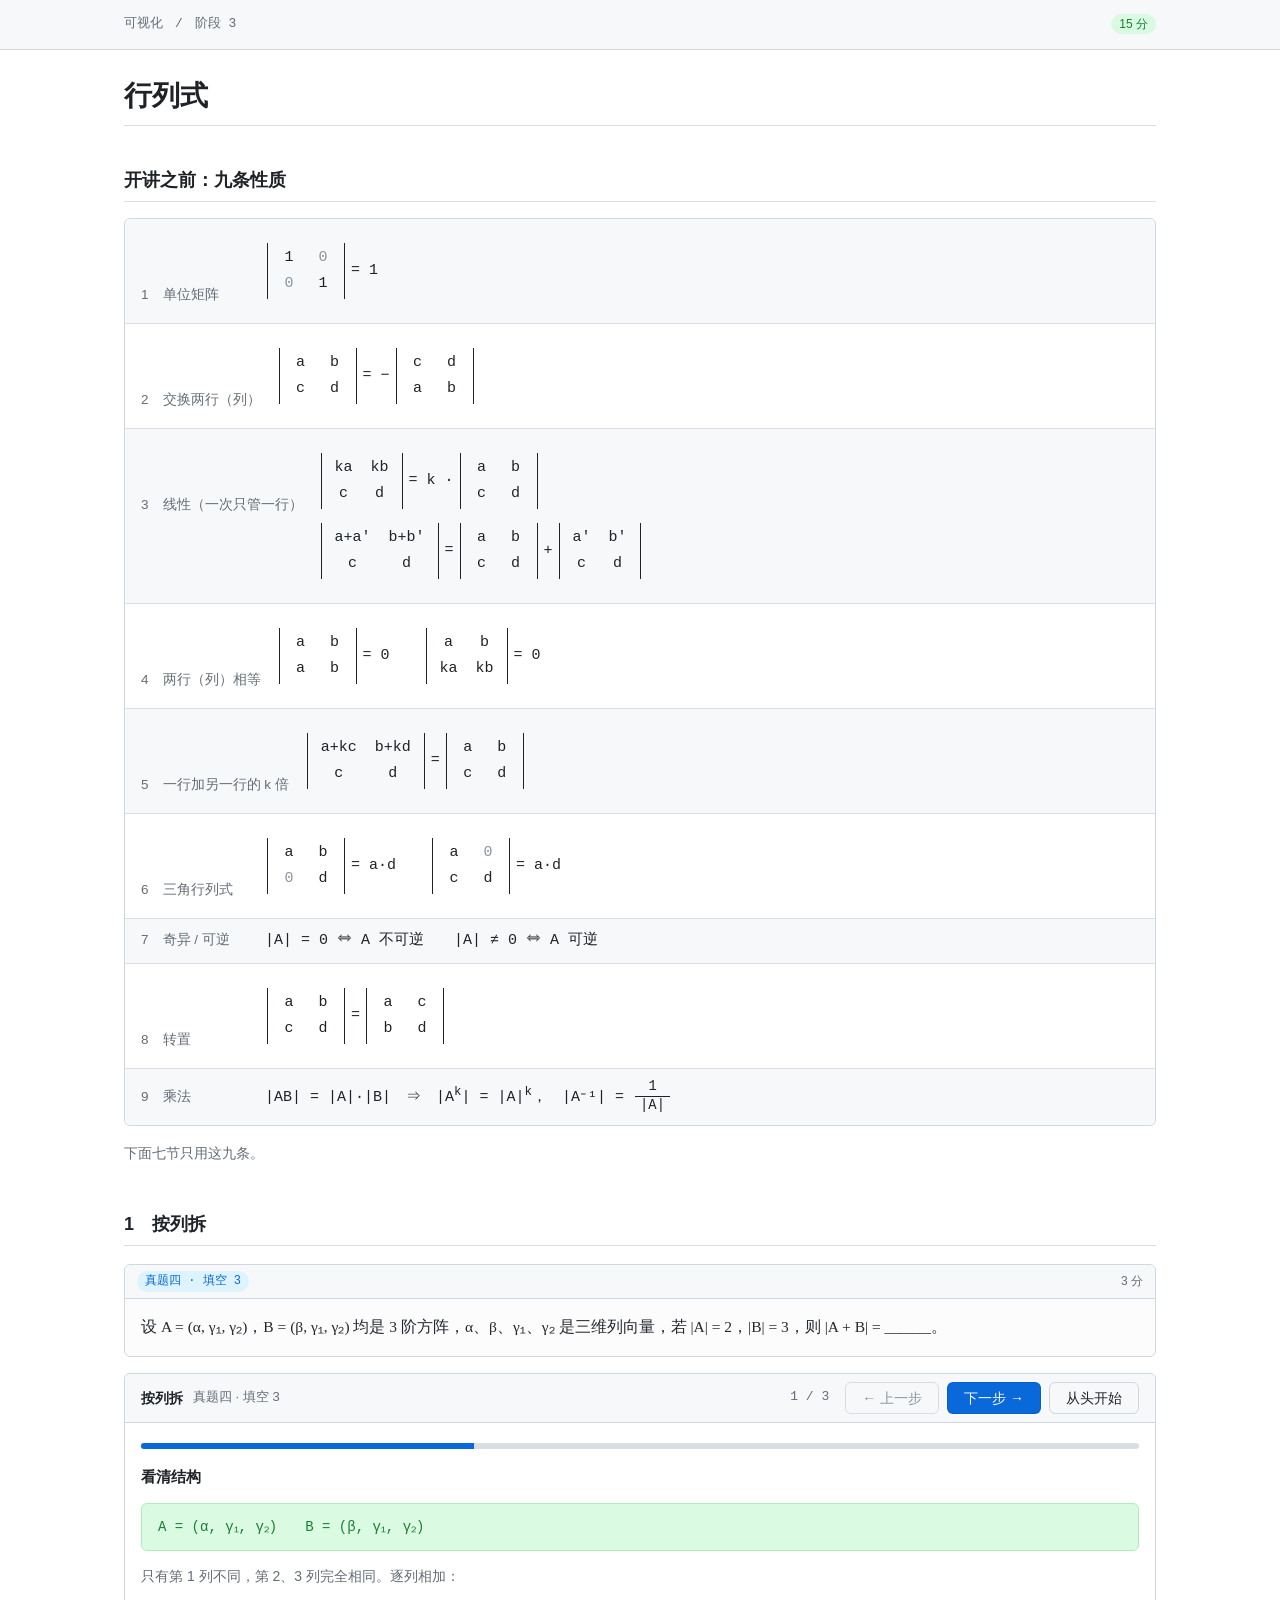
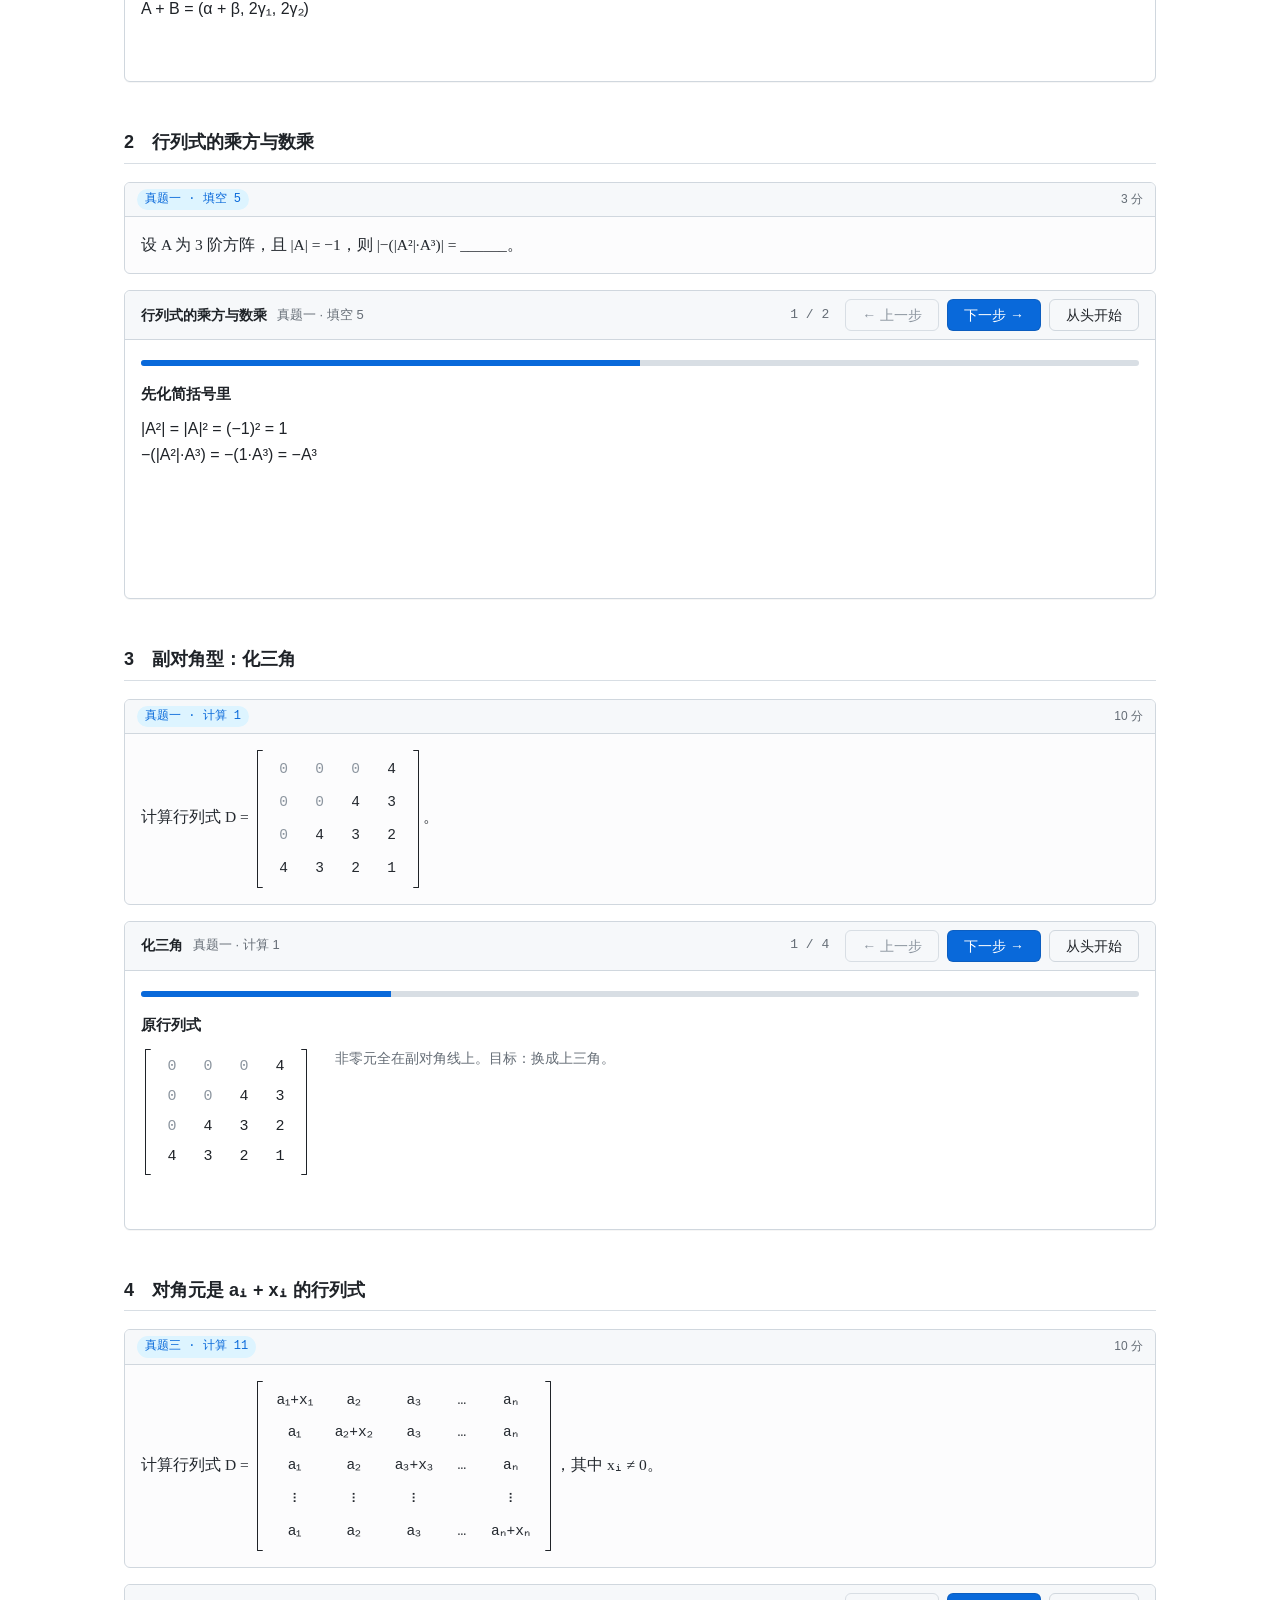
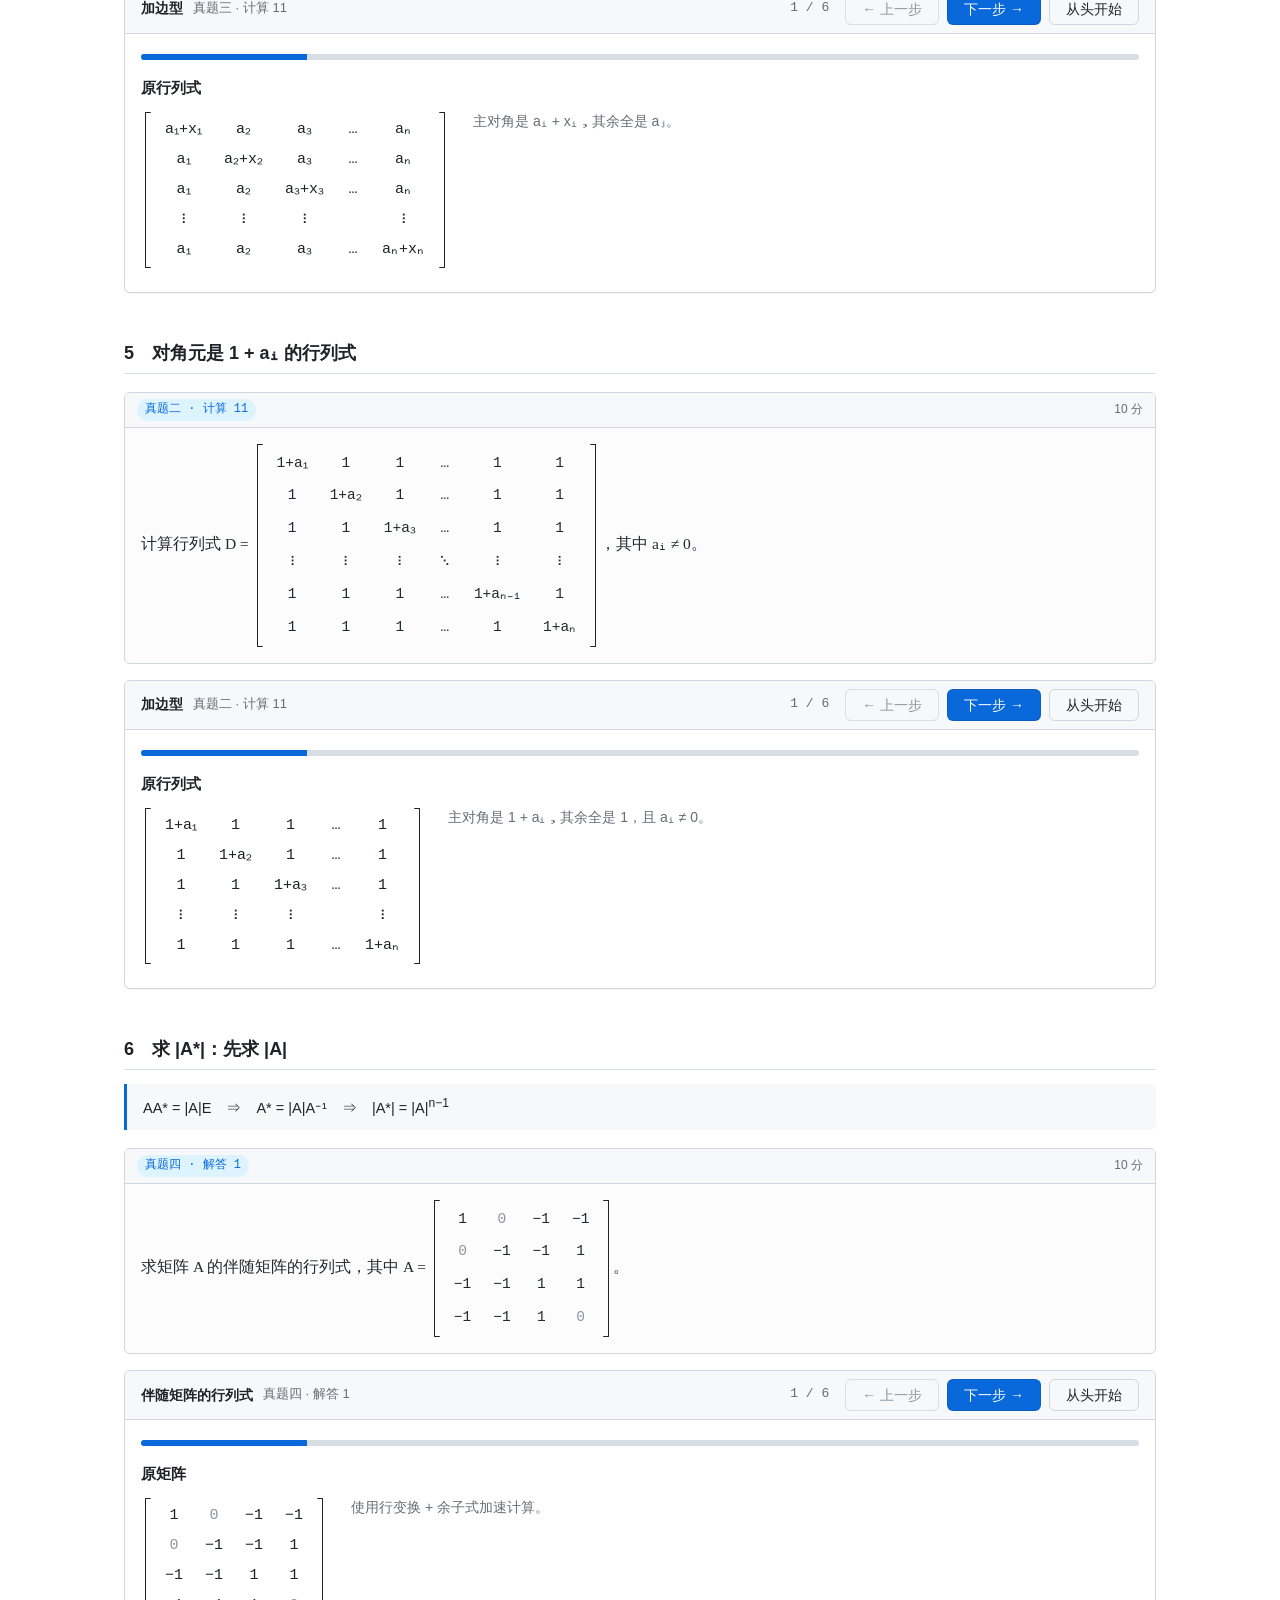
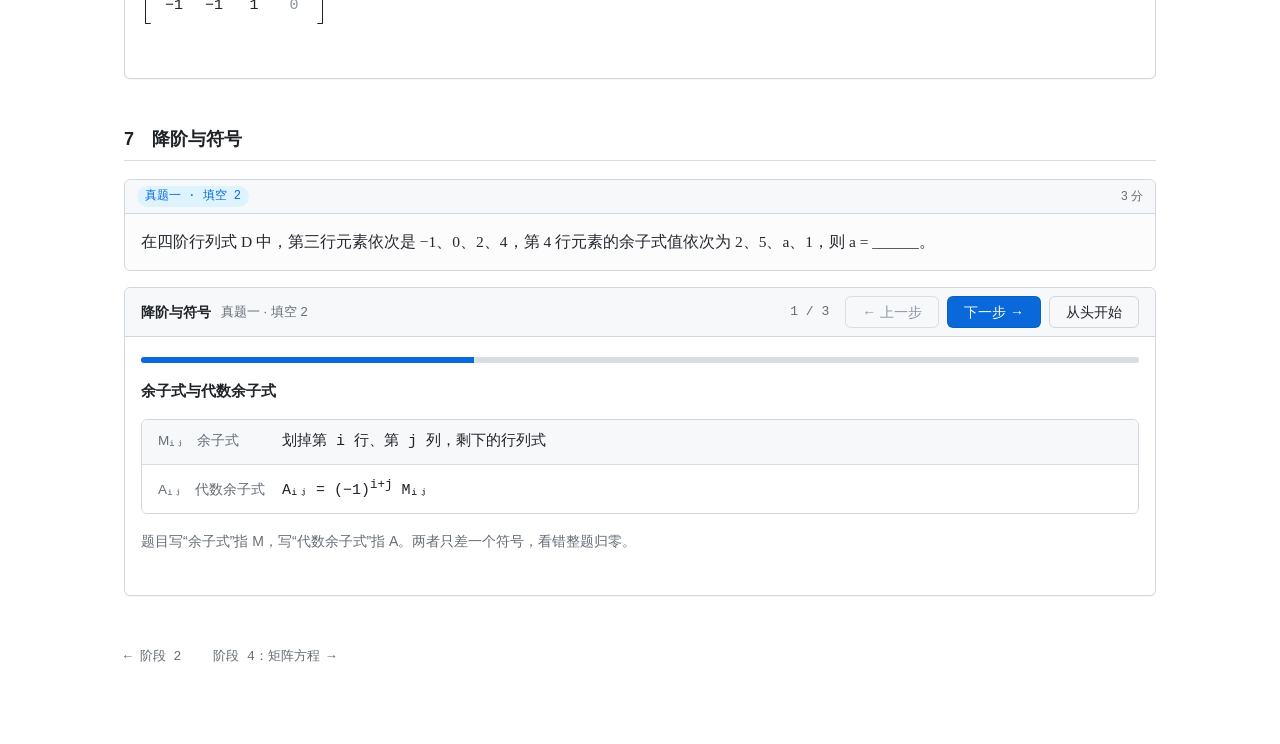
<file: s3.html>
<!doctype html>
<html lang="zh-CN">
<head>
<meta charset="utf-8">
<meta name="viewport" content="width=device-width, initial-scale=1">
<title>阶段 3 · 行列式</title>
<link rel="stylesheet" href="assets/github-light.css">
<style>
  .step-title { font-size: 15px; font-weight: 600; margin-bottom: 10px; }
  .verdict { font-family: var(--mono); font-size:14px; padding:12px 16px; border-radius:var(--radius);
    background: var(--success-subtle); color: var(--success-fg); border:1px solid #aceebb; margin:14px 0; }
  .signs { display:inline-grid; gap:2px; font-family:var(--mono); font-size:12px; color:var(--fg-muted);
    vertical-align:middle; margin-left:12px; }
  .signs span { width:26px; text-align:center; }
  .signs .p { color: var(--success-fg); } .signs .n { color: var(--danger-fg); }
  .bigop { display:inline-flex; flex-direction:column; align-items:center; justify-content:center;
    vertical-align:middle; line-height:1.05; margin:0 3px; }
  .bigop > .lim { font-size:0.6em; color:var(--fg-muted); }
  .bigop > .op { font-size:1.15em; }
</style>
</head>
<body>

<div class="topbar"><div class="wrap">
  <a class="crumb" href="index.html">可视化</a><span class="crumb sep">/</span>
  <span class="crumb">阶段 3</span>
  <span class="spacer"></span>
  <span class="badge badge-use">15 分</span>
</div></div>

<div class="wrap">
  <h1>行列式</h1>

  <!-- 开头：性质一览 -->
  <section class="kp">
    <h2>开讲之前：九条性质</h2>

    <div class="struct-box">
      <div class="row">
        <span class="k">1　单位矩阵</span>
        <div class="v" id="prop-id"></div>
      </div>
      <div class="row">
        <span class="k">2　交换两行（列）</span>
        <div class="v" id="prop-swap"></div>
      </div>
      <div class="row">
        <span class="k">3　线性（一次只管一行）</span>
        <div class="v" id="prop-linear"></div>
      </div>
      <div class="row">
        <span class="k">4　两行（列）相等</span>
        <div class="v" id="prop-eq"></div>
      </div>
      <div class="row">
        <span class="k">5　一行加另一行的 k 倍</span>
        <div class="v" id="prop-addrow"></div>
      </div>
      <div class="row">
        <span class="k">6　三角行列式</span>
        <div class="v" id="prop-tri"></div>
      </div>
      <div class="row">
        <span class="k">7　奇异 / 可逆</span>
        <span class="v">|A| = 0 ⟺ A 不可逆　　|A| ≠ 0 ⟺ A 可逆</span>
      </div>
      <div class="row">
        <span class="k">8　转置</span>
        <div class="v" id="prop-trans"></div>
      </div>
      <div class="row">
        <span class="k">9　乘法</span>
        <span class="v">|AB| = |A|·|B|　⇒　|A<sup>k</sup>| = |A|<sup>k</sup>，　|A⁻¹| =
          <span class="frac"><span>1</span><span>|A|</span></span></span>
      </div>
    </div>

    <p class="why">下面七节只用这九条。</p>
  </section>

  <!-- 1 -->
  <section class="kp">
    <h2>1　按列拆</h2>
    <div id="exam-split"></div>
    <div class="stepper" id="split"></div>
  </section>

  <!-- 2 -->
  <section class="kp">
    <h2>2　行列式的乘方与数乘</h2>
    <div id="exam-adj"></div>
    <div class="stepper" id="adjdet"></div>
  </section>

  <!-- 3 -->
  <section class="kp">
    <h2>3　副对角型：化三角</h2>
    <div id="exam-tri"></div>
    <div class="stepper" id="tri"></div>
  </section>

  <!-- 4 -->
  <section class="kp">
    <h2>4　对角元是 aᵢ + xᵢ 的行列式</h2>
    <div id="exam-sumeq"></div>
    <div class="stepper" id="sumEq"></div>
  </section>

  <!-- 5 -->
  <section class="kp">
    <h2>5　对角元是 1 + aᵢ 的行列式</h2>
    <div id="exam-edge"></div>
    <div class="stepper" id="edge"></div>
  </section>

  <!-- 6 -->
  <section class="kp">
    <h2>6　求 |A*|：先求 |A|</h2>
    <div class="note">AA* = |A|E　⇒　A* = |A|A⁻¹　⇒　|A*| = |A|<sup>n−1</sup></div>
    <div id="exam-claw"></div>
    <div class="stepper" id="claw"></div>
  </section>

  <!-- 7 -->
  <section class="kp">
    <h2>7　降阶与符号</h2>
    <div id="exam-expand"></div>
    <div class="stepper" id="expand"></div>
  </section>

  <p style="margin-top:32px"><a class="crumb" href="s2.html">← 阶段 2</a>　　<a class="crumb" href="s4.html">阶段 4：矩阵方程 →</a></p>
</div>

<script src="assets/viz.js"></script>
<script>
var V = Viz;
function st(rows,opt,aside){ return '<div class="stage"><div class="math">'+V.matrix(rows,opt)+'</div>'+(aside?'<div class="aside">'+aside+'</div>':'')+'</div>'; }
function calcRow(p,s,k,c){ return V.rowCalc(p,s,k,{calcCols:c}); }
function resRow(p,s,k,c){ return V.plain(calcRow(p,s,k,c)); }
function fracBox(a,b){ return '<span class="frac"><span>'+a+'</span><span>'+b+'</span></span>'; }
function bigOp(op,top,bottom){ return '<span class="bigop"><span class="lim">'+top+'</span><span class="op">'+op+'</span><span class="lim">'+bottom+'</span></span>'; }
function SIG(top,bottom){ return bigOp('Σ',top,bottom); }
function PROD(top,bottom){ return bigOp('∏',top,bottom); }

document.getElementById('prop-linear').innerHTML =
  '<div class="vec">' + V.matrix([['ka','kb'],['c','d']], {bar:true}) + ' = k · ' +
    V.matrix([['a','b'],['c','d']], {bar:true}) + '</div>' +
  '<div class="vec">' + V.matrix([['a+a′','b+b′'],['c','d']], {bar:true}) + ' = ' +
    V.matrix([['a','b'],['c','d']], {bar:true}) + ' + ' +
    V.matrix([['a′','b′'],['c','d']], {bar:true}) + '</div>';

document.getElementById('prop-addrow').innerHTML =
  '<div class="vec">' + V.matrix([['a+kc','b+kd'],['c','d']], {bar:true}) + ' = ' +
    V.matrix([['a','b'],['c','d']], {bar:true}) + '</div>';

document.getElementById('prop-tri').innerHTML =
  '<div class="vec">' + V.matrix([['a','b'],[0,'d']], {bar:true}) + ' = a·d　　' +
    V.matrix([['a',0],['c','d']], {bar:true}) + ' = a·d</div>';

document.getElementById('prop-eq').innerHTML =
  '<div class="vec">' + V.matrix([['a','b'],['a','b']], {bar:true}) + ' = 0　　' +
    V.matrix([['a','b'],['ka','kb']], {bar:true}) + ' = 0</div>';

document.getElementById('prop-id').innerHTML =
  '<div class="vec">' + V.matrix([[1,0],[0,1]], {bar:true}) + ' = 1</div>';

document.getElementById('prop-swap').innerHTML =
  '<div class="vec">' + V.matrix([['a','b'],['c','d']], {bar:true}) + ' = −' +
    V.matrix([['c','d'],['a','b']], {bar:true}) + '</div>';

document.getElementById('prop-trans').innerHTML =
  '<div class="vec">' + V.matrix([['a','b'],['c','d']], {bar:true}) + ' = ' +
    V.matrix([['a','c'],['b','d']], {bar:true}) + '</div>';

/* ===== 1 真题四 · 填空 3（按列拆） ===== */
document.getElementById('exam-split').innerHTML = V.exam({
  src: '真题四 · 填空 3', score: '3 分',
  body: '设 A = (α, γ₁, γ₂)，B = (β, γ₁, γ₂) 均是 3 阶方阵，α、β、γ₁、γ₂ 是三维列向量，' +
        '若 |A| = 2，|B| = 3，则 |A + B| = ______。'
});

V.stepper('#split', [
  { title:'看清结构',
    html: '<div class="verdict">A = (α, γ₁, γ₂)　　B = (β, γ₁, γ₂)</div>' +
      '<p class="why">只有第 1 列不同，第 2、3 列完全相同。逐列相加：</p>' +
      '<div class="formula">A + B = (α + β, 2γ₁, 2γ₂)</div>' },
  { title:'提因子 + 拆列',
    html: '<div class="formula">|A + B| = |α + β, 2γ₁, 2γ₂| = 2<sup>2</sup>|α + β, γ₁, γ₂|</div>' +
      '<p class="why">带 2 的有 n − 1 列，n 阶时 2 要提 n − 1 次。</p>' +
      '<div class="formula">= 2<sup>2</sup>(|α, γ₁, γ₂| + |β, γ₁, γ₂|) = 4(|A| + |B|)</div>' +
      '<p class="why">只有第 1 列不同 → 只拆一次。</p>' },
  { title:'通式与结论',
    html: '<div class="formula">通式（前提：n − 1 列相同，只有 1 列不同）：|A + B| = 2<sup>n−1</sup>(|A| + |B|)</div>' +
      '<div class="verdict">n = 3，|A| = 2，|B| = 3　→　|A + B| = 4 × 5 = 20</div>' }
], {title:'按列拆', subtitle:'真题四 · 填空 3'});

/* ===== 2 真题一 · 填空 5（乘方与数乘） ===== */
document.getElementById('exam-adj').innerHTML = V.exam({
  src: '真题一 · 填空 5', score: '3 分',
  body: '设 A 为 3 阶方阵，且 |A| = −1，则 |−(|A²|·A³)| = ______。'
});

V.stepper('#adjdet', [
  { title:'先化简括号里',
    html: '<div class="formula">|A²| = |A|² = (−1)² = 1</div>' +
      '<div class="formula">−(|A²|·A³) = −(1·A³) = −A³</div>' },
  { title:'取行列式，-1 连乘到底',
    html: '<div class="verdict">|−A³| = (−1)<sup>3</sup>|A³| = (−1)<sup>3</sup>|A|<sup>3</sup> = (−1)<sup>3</sup>(−1)<sup>3</sup> = 1</div>' }
], {title:'行列式的乘方与数乘', subtitle:'真题一 · 填空 5'});

/* ===== 3 真题一 · 计算 1 ===== */
document.getElementById('exam-tri').innerHTML = V.exam({
  src: '真题一 · 计算 1', score: '10 分',
  body: '计算行列式 D = ' + V.matrix([[0,0,0,4],[0,0,4,3],[0,4,3,2],[4,3,2,1]]) + '。'
});

V.stepper('#tri', [
  { title:'原行列式',
    html: st([[0,0,0,4],[0,0,4,3],[0,4,3,2],[4,3,2,1]], {},
      '<p class="why">非零元全在副对角线上。目标：换成上三角。</p>') },
  { title:'r₁ ↔ r₄',
    anim: {type:'swap', a:0, b:3},
    html: st([[4,3,2,1],[0,0,4,3],[0,4,3,2],[0,0,0,4]], {},
      '<p class="why">交换一次，行列式取负号。</p>') },
  { title:'r₂ ↔ r₃',
    anim: {type:'swap', a:1, b:2},
    html: st([[4,3,2,1],[0,4,3,2],[0,0,4,3],[0,0,0,4]], {},
      '<p class="why">再交换一次，负负得正。已是上三角。</p>') },
  { title:'结论',
    html: '<div class="verdict">D = 4 × 4 × 4 × 4 = 256</div>' +
      '<p class="why">副对角型通式：D = (−1)<sup>n(n−1)/2</sup> × 副对角元之积。n = 4 时为偶数次交换，符号 +。</p>' }
], {title:'化三角', subtitle:'真题一 · 计算 1'});

/* ===== 4 真题三 · 计算 11（各行减第一行 → 加边型转爪型） ===== */
document.getElementById('exam-sumeq').innerHTML = V.exam({
  src: '真题三 · 计算 11', score: '10 分',
  body: '计算行列式 D = ' +
        V.matrix([['a₁+x₁','a₂','a₃','…','aₙ'], ['a₁','a₂+x₂','a₃','…','aₙ'],
                  ['a₁','a₂','a₃+x₃','…','aₙ'], ['⋮','⋮','⋮','','⋮'], ['a₁','a₂','a₃','…','aₙ+xₙ']]) +
        '，其中 xᵢ ≠ 0。'
});

V.stepper('#sumEq', [
  { title:'原行列式',
    html: st([['a₁+x₁','a₂','a₃','…','aₙ'],
              ['a₁','a₂+x₂','a₃','…','aₙ'],
              ['a₁','a₂','a₃+x₃','…','aₙ'],
              ['⋮','⋮','⋮','','⋮'],
              ['a₁','a₂','a₃','…','aₙ+xₙ']], {},
      '<p class="why">主对角是 aᵢ + xᵢ，其余全是 aⱼ。</p>') },
  { title:'r₂ − r₁，r₃ − r₁，…，rₙ − r₁',
    html: st([['a₁+x₁','a₂','a₃','…','aₙ'],
              ['-x₁','x₂',0,'…',0],
              ['-x₁',0,'x₃','…',0],
              ['⋮','⋮','⋮','','⋮'],
              ['-x₁',0,0,'…','xₙ']], {},
      '<p class="why">第 i 行减第 1 行：(aᵢ + xᵢ) − aᵢ = xᵢ，其余列 aⱼ − aⱼ = 0，第 1 列 a₁ − (a₁ + x₁) = −x₁。</p>') },
  { title:'化成了爪型',
    html: st([['a₁+x₁','a₂','a₃','…','aₙ'],
              ['-x₁','x₂',0,'…',0],
              ['-x₁',0,'x₃','…',0],
              ['⋮','⋮','⋮','','⋮'],
              ['-x₁',0,0,'…','xₙ']],
      {pivot:[[0,0],[1,1],[2,2],[4,4]], colHl:[0]},
      '<p class="why">非零元只在第 1 行、第 1 列和主对角上 —— 爪型。</p>') },
  { title:'沿第 1 行拆成两项',
    html: '<div class="vec">D = ' +
      V.matrix([['x₁',0,0,'…',0],['-x₁','x₂',0,'…',0],['-x₁',0,'x₃','…',0],
                ['⋮','⋮','⋮','','⋮'],['-x₁',0,0,'…','xₙ']], {bar:true}) + ' + ' +
      V.matrix([['a₁','a₂','a₃','…','aₙ'],['-x₁','x₂',0,'…',0],['-x₁',0,'x₃','…',0],
                ['⋮','⋮','⋮','','⋮'],['-x₁',0,0,'…','xₙ']], {bar:true}) + '</div>' +
      '<p class="why">行列式对第 1 行线性：(a₁+x₁, a₂, …, aₙ) = (x₁, 0, …, 0) + (a₁, a₂, …, aₙ)。</p>' +
      '<div class="verdict">D₁ = x₁x₂⋯xₙ　（左边那一项是下三角）</div>' },
  { title:'第二项：用 r₂, …, rₙ 消掉第 1 行的 a₂, …, aₙ',
    html: '<div class="vec">r₁ − ' + SIG('n','i=2') + fracBox('aᵢ','xᵢ') + 'rᵢ</div>' +
      st([[{h:'a₁ + ' + fracBox('a₂x₁','x₂') + ' + ' + fracBox('a₃x₁','x₃') + ' + ⋯ + ' + fracBox('aₙx₁','xₙ')},0,0,'…',0],
          ['-x₁','x₂',0,'…',0],
          ['-x₁',0,'x₃','…',0],
          ['⋮','⋮','⋮','','⋮'],
          ['-x₁',0,0,'…','xₙ']], {pivot:[[0,0]]},
      '<p class="why">第 i 行乘 aᵢ/xᵢ 后，第 1 行第 i 格 aᵢ − aᵢ = 0。</p>') +
      '<div class="verdict">D₂ = (a₁ + ' + SIG('n','i=2') + fracBox('aᵢx₁','xᵢ') + ') · ' + PROD('n','i=2') + ' xᵢ' +
      ' = a₁x₂⋯xₙ + a₂x₁x₃⋯xₙ + ⋯ + aₙx₁⋯xₙ₋₁</div>' },
  { title:'D = D₁ + D₂，再提出公因子',
    html: '<div class="verdict">D = x₁x₂⋯xₙ + a₁x₂⋯xₙ + a₂x₁x₃⋯xₙ + ⋯ + aₙx₁⋯xₙ₋₁</div>' +
      '<div class="verdict">D = (' + PROD('n','i=1') + ' xᵢ) · (1 + ' + SIG('n','i=1') + fracBox('aᵢ','xᵢ') + ')</div>' }
], {title:'加边型', subtitle:'真题三 · 计算 11'});

/* ===== 5 真题二 · 计算 11（n 阶，对角 1+aᵢ） ===== */
document.getElementById('exam-edge').innerHTML = V.exam({
  src: '真题二 · 计算 11', score: '10 分',
  body: '计算行列式 D = ' +
        V.matrix([['1+a₁',1,1,'…',1,1], [1,'1+a₂',1,'…',1,1], [1,1,'1+a₃','…',1,1],
                  ['⋮','⋮','⋮','⋱','⋮','⋮'], [1,1,1,'…','1+aₙ₋₁',1], [1,1,1,'…',1,'1+aₙ']]) +
        '，其中 aᵢ ≠ 0。'
});

V.stepper('#edge', [
  { title:'原行列式',
    html: st([['1+a₁',1,1,'…',1],
              [1,'1+a₂',1,'…',1],
              [1,1,'1+a₃','…',1],
              ['⋮','⋮','⋮','','⋮'],
              [1,1,1,'…','1+aₙ']], {},
      '<p class="why">主对角是 1 + aᵢ，其余全是 1，且 aᵢ ≠ 0。</p>') },
  { title:'r₂ − r₁，r₃ − r₁，…，rₙ − r₁',
    html: st([['1+a₁',1,1,'…',1],
              ['-a₁','a₂',0,'…',0],
              ['-a₁',0,'a₃','…',0],
              ['⋮','⋮','⋮','','⋮'],
              ['-a₁',0,0,'…','aₙ']], {},
      '<p class="why">第 i 行减第 1 行：(1 + aᵢ) − 1 = aᵢ，其余列 1 − 1 = 0，第 1 列 1 − (1 + a₁) = −a₁。</p>') },
  { title:'化成了爪型',
    html: st([['1+a₁',1,1,'…',1],
              ['-a₁','a₂',0,'…',0],
              ['-a₁',0,'a₃','…',0],
              ['⋮','⋮','⋮','','⋮'],
              ['-a₁',0,0,'…','aₙ']],
      {pivot:[[0,0],[1,1],[2,2],[4,4]], colHl:[0]},
      '<p class="why">形状与上一题相同，只是对角元换成了 aᵢ。</p>') },
  { title:'沿第 1 行拆成两项',
    html: '<div class="vec">D = ' +
      V.matrix([['1',0,0,'…',0],['-a₁','a₂',0,'…',0],['-a₁',0,'a₃','…',0],
                ['⋮','⋮','⋮','','⋮'],['-a₁',0,0,'…','aₙ']], {bar:true}) + ' + ' +
      V.matrix([['a₁',1,1,'…',1],['-a₁','a₂',0,'…',0],['-a₁',0,'a₃','…',0],
                ['⋮','⋮','⋮','','⋮'],['-a₁',0,0,'…','aₙ']], {bar:true}) + '</div>' +
      '<p class="why">(1+a₁, 1, …, 1) = (1, 0, …, 0) + (a₁, 1, …, 1)。</p>' +
      '<div class="verdict">D₁ = a₂a₃⋯aₙ　（左边那一项是下三角）</div>' },
  { title:'第二项：用 r₂, …, rₙ 消掉第 1 行的 1',
    html: '<div class="vec">r₁ − ' + SIG('n','i=2') + fracBox('1','aᵢ') + 'rᵢ</div>' +
      st([[{h:'a₁(1 + 1/a₂ + ⋯ + 1/aₙ)'},0,0,'…',0],
          ['-a₁','a₂',0,'…',0],
          ['-a₁',0,'a₃','…',0],
          ['⋮','⋮','⋮','','⋮'],
          ['-a₁',0,0,'…','aₙ']], {pivot:[[0,0]]},
      '<p class="why">第 i 格 1 − (1/aᵢ)·aᵢ = 0，第 1 格留下 a₁ + a₁/a₂ + ⋯ + a₁/aₙ。</p>') +
      '<div class="verdict">D₂ = a₁(1 + ' + SIG('n','i=2') + fracBox('1','aᵢ') + ') · a₂a₃⋯aₙ</div>' },
  { title:'D = D₁ + D₂，再提出公因子',
    html: '<div class="verdict">D = a₂a₃⋯aₙ + a₁a₂⋯aₙ·(1 + ' + SIG('n','i=2') + fracBox('1','aᵢ') + ')</div>' +
      '<div class="verdict">D = (' + PROD('n','i=1') + ' aᵢ) · (1 + ' + SIG('n','i=1') + fracBox('1','aᵢ') + ')</div>' }
], {title:'加边型', subtitle:'真题二 · 计算 11'});

/* ===== 6 真题四 · 解答 1（伴随矩阵的行列式） ===== */
document.getElementById('exam-claw').innerHTML = V.exam({
  src: '真题四 · 解答 1', score: '10 分',
  body: '求矩阵 A 的伴随矩阵的行列式，其中 A = ' +
        V.matrix([[1,0,-1,-1],[0,-1,-1,1],[-1,-1,1,1],[-1,-1,1,0]]) + '。'
});

V.stepper('#claw', [
  { title:'原矩阵',
    html: st([[1,0,-1,-1],[0,-1,-1,1],[-1,-1,1,1],[-1,-1,1,0]], {},
      '<p class="why">使用行变换 + 余子式加速计算。</p>') },
  { title:'r₁ + r₃　（算式）',
    html: st([calcRow([1,0,-1,-1],[-1,-1,1,1],1),[0,-1,-1,1],[-1,-1,1,1],[-1,-1,1,0]],
      {pivot:[[2,0]], calc:[[0,0],[0,1],[0,2],[0,3]]}, '') },
  { title:'r₁ + r₃　（结果）',
    anim: {type:'add', source:2, target:0, k:1},
    html: st([resRow([1,0,-1,-1],[-1,-1,1,1],1),[0,-1,-1,1],[-1,-1,1,1],[-1,-1,1,0]],
      {hlRow:[0]}, '<p class="why">第 1 行只剩第 2 列一个 −1。</p>') },
  { title:'按第 1 行展开',
    html: '<div style="display:flex;align-items:center;gap:14px;flex-wrap:wrap;margin:10px 0">' +
        '<span class="strike-wrap">' + V.matrix([[0,-1,0,0],[0,-1,-1,1],[-1,-1,1,1],[-1,-1,1,0]],
          {strike:[[0,0],[0,1],[0,2],[0,3],[1,1],[2,1],[3,1]]}) + '</span>' +
        '<span class="signs" style="grid-template-columns:repeat(4,26px)">' +
          '<span class="p">+</span><span class="n" style="outline:2px solid var(--attention-fg);border-radius:3px">−</span><span class="p">+</span><span class="n">−</span>' +
          '<span class="n">−</span><span class="p">+</span><span class="n">−</span><span class="p">+</span>' +
          '<span class="p">+</span><span class="n">−</span><span class="p">+</span><span class="n">−</span>' +
          '<span class="n">−</span><span class="p">+</span><span class="n">−</span><span class="p">+</span>' +
        '</span>' +
      '</div>' +
      '<div class="formula">|A| = a₁₂·A₁₂ = (−1)·(−|M₁₂|) = |M₁₂|</div>' +
      '<div class="vec">M₁₂ = ' + V.matrix([[0,-1,1],[-1,1,1],[-1,1,0]], {bar:true}) + '</div>' },
  { title:'M₁₂：r₃ − r₂，再按第 3 行展开',
    anim: {type:'add', source:1, target:2, k:-1},
    html: st([[0,-1,1],[-1,1,1], resRow([-1,1,0],[-1,1,1],-1)],
      {pivot:[[2,2]]}, '<p class="why">第 3 行只剩第 3 列一个 −1。</p>') +
      '<div class="formula">|M₁₂| = a₃₃·A₃₃ = (−1)·(−1)<sup>3+3</sup>·' +
      V.matrix([[0,-1],[-1,1]], {bar:true}) + ' = (−1)·(0−1) = 1</div>' },
  { title:'结论',
    html: '<div class="verdict">|A| = 1</div>' +
      '<div class="verdict">|A*| = |A|<sup>n−1</sup> = 1<sup>4−1</sup> = 1</div>' }
], {title:'伴随矩阵的行列式', subtitle:'真题四 · 解答 1'});

/* ===== 7 真题一 · 填空 2（降阶与符号） ===== */
document.getElementById('exam-expand').innerHTML = V.exam({
  src: '真题一 · 填空 2', score: '3 分',
  body: '在四阶行列式 D 中，第三行元素依次是 −1、0、2、4，第 4 行元素的余子式值依次为 2、5、a、1，则 a = ______。'
});

V.stepper('#expand', [
  { title:'余子式与代数余子式',
    html: '<div class="struct-box">' +
        '<div class="row"><span class="k">Mᵢⱼ　余子式</span><span class="v">划掉第 i 行、第 j 列，剩下的行列式</span></div>' +
        '<div class="row"><span class="k">Aᵢⱼ　代数余子式</span><span class="v">Aᵢⱼ = (−1)<sup>i+j</sup> Mᵢⱼ</span></div>' +
      '</div>' +
      '<p class="why">题目写“余子式”指 M，写“代数余子式”指 A。两者只差一个符号，看错整题归零。</p>' },
  { title:'同乘得 D，异乘得 0',
    html: '<div class="vec">D = ' + V.matrix([['x₁','y₁','z₁'],['x₂','y₂','z₂'],['x₃','y₃','z₃']], {bar:true}) + '</div>' +
      '<div class="formula">同乘（按第 1 行展开）：x₁A₁₁ + y₁A₁₂ + z₁A₁₃ = D' +
        '<span class="aside-note">（就是第 4 节求 |A| 用的那条展开）</span></div>' +
      '<div class="formula">异乘（取第 2 行元素）：x₂A₁₁ + y₂A₁₂ + z₂A₁₃ = ' +
        V.matrix([['x₂','y₂','z₂'],['x₂','y₂','z₂'],['x₃','y₃','z₃']], {bar:true}) + ' = 0</div>' +
      '<p class="why">推导：A₁ⱼ 只由第 1 行以外的元素决定，换掉第 1 行不改变 A₁ⱼ。把第 1 行换成第 2 行后两行相同 → 行列式为 0，而它按第 1 行展开恰好就是 x₂A₁₁ + y₂A₁₂ + z₂A₁₃。</p>' },
  { title:'套到本题',
    html: '<p class="why">给的是第 3 行元素、第 4 行余子式 —— 两行不同，用异乘。第 4 行的符号（− + − +）：</p>' +
      '<div style="display:flex;align-items:center;gap:14px;flex-wrap:wrap;margin:8px 0">' +
        '<span class="signs" style="grid-template-columns:repeat(4,26px)">' +
          '<span class="p">+</span><span class="n">−</span><span class="p">+</span><span class="n">−</span>' +
          '<span class="n">−</span><span class="p">+</span><span class="n">−</span><span class="p">+</span>' +
          '<span class="p">+</span><span class="n">−</span><span class="p">+</span><span class="n">−</span>' +
          '<span class="n" style="background:var(--attention-subtle);border-radius:3px">−</span>' +
          '<span class="p" style="background:var(--attention-subtle);border-radius:3px">+</span>' +
          '<span class="n" style="background:var(--attention-subtle);border-radius:3px">−</span>' +
          '<span class="p" style="background:var(--attention-subtle);border-radius:3px">+</span>' +
        '</span>' +
        '<span style="font-family:var(--mono);font-size:13px;color:var(--fg-muted)">A₄ⱼ = (−M₄₁, +M₄₂, −M₄₃, +M₄₄)</span>' +
      '</div>' +
      '<div class="formula">a₃₁A₄₁ + a₃₂A₄₂ + a₃₃A₄₃ + a₃₄A₄₄ = 0</div>' +
      '<div class="formula">(−1)(−2) + 0·5 + 2(−a) + 4(1) = 0</div>' +
      '<div class="verdict">6 − 2a = 0　→　a = 3</div>' }
], {title:'降阶与符号', subtitle:'真题一 · 填空 2'});


</script>
</body>
</html>
</file>
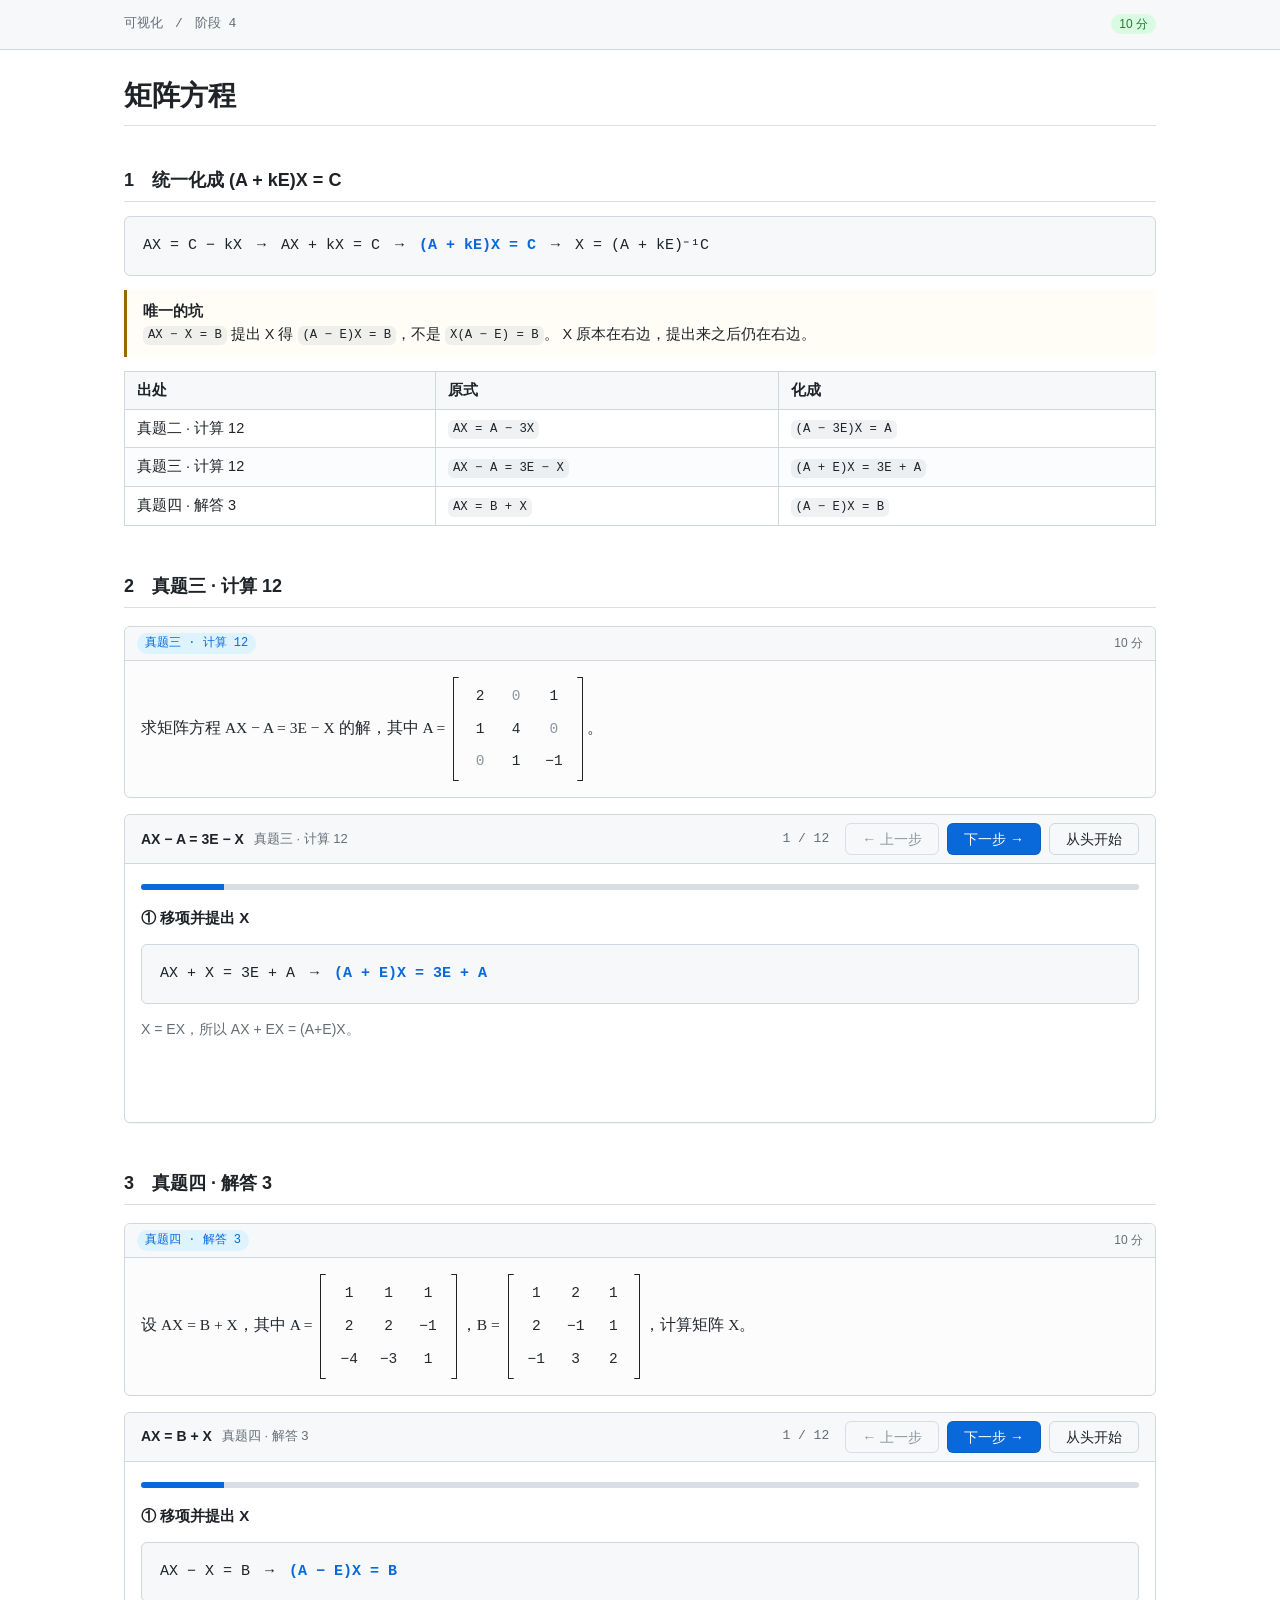
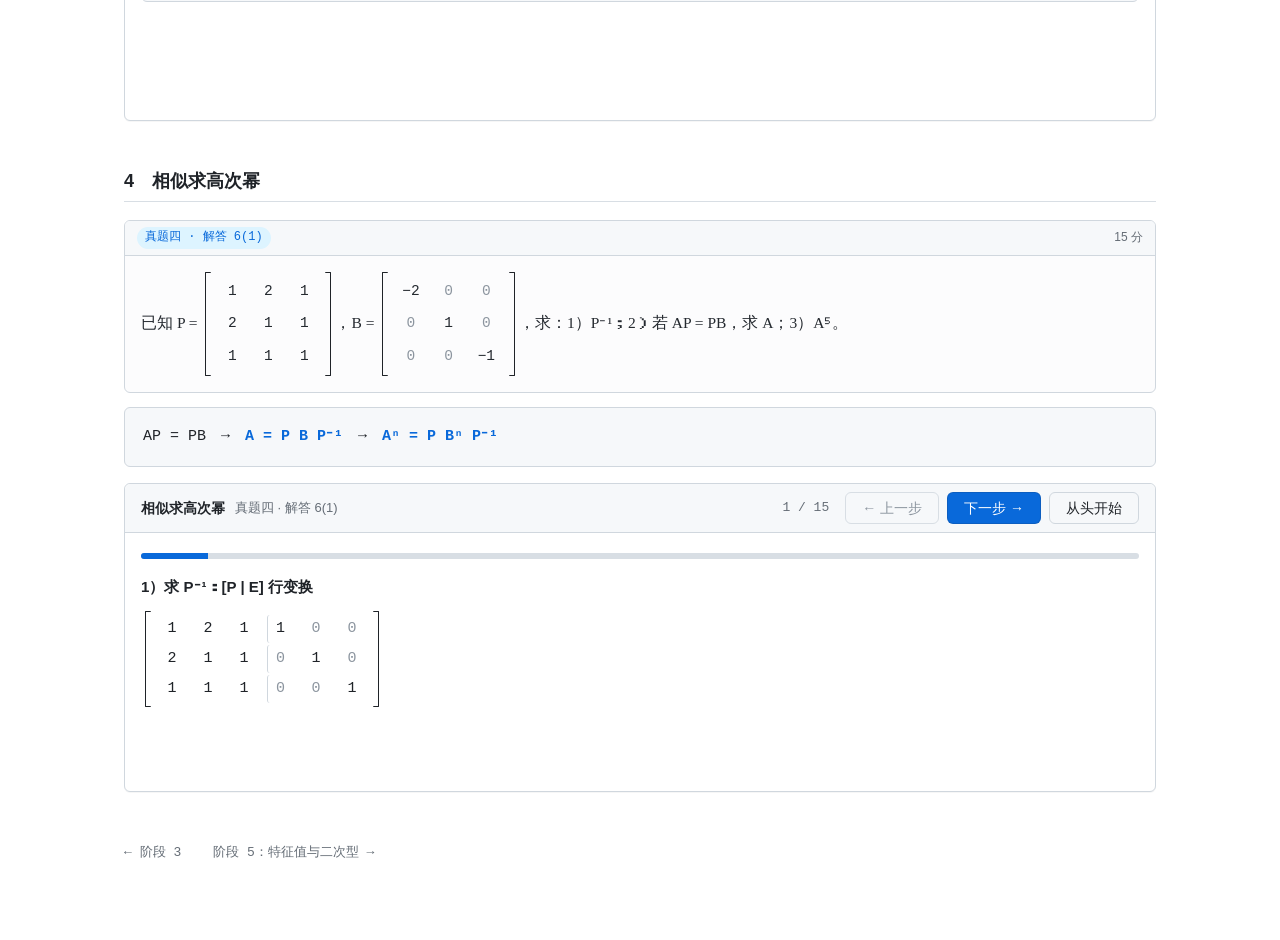
<file: s4.html>
<!doctype html>
<html lang="zh-CN">
<head>
<meta charset="utf-8">
<meta name="viewport" content="width=device-width, initial-scale=1">
<title>阶段 4 · 矩阵方程</title>
<link rel="stylesheet" href="assets/github-light.css">
<style>
  .step-title { font-size: 15px; font-weight: 600; margin-bottom: 10px; }
  .verdict { font-family: var(--mono); font-size:14px; padding:12px 16px; border-radius:var(--radius);
    background: var(--success-subtle); color: var(--success-fg); border:1px solid #aceebb; margin:14px 0; }
  .formula { font-family: var(--mono); font-size: 15px; background: var(--canvas-subtle);
    border:1px solid var(--border-default); border-radius: var(--radius); padding: 14px 18px; margin: 14px 0; line-height: 2; }
  .formula b { color: var(--accent-fg); }
</style>
</head>
<body>

<div class="topbar"><div class="wrap">
  <a class="crumb" href="index.html">可视化</a><span class="crumb sep">/</span>
  <span class="crumb">阶段 4</span>
  <span class="spacer"></span>
  <span class="badge badge-use">10 分</span>
</div></div>

<div class="wrap">
  <h1>矩阵方程</h1>

  <section class="kp">
    <h2>1　统一化成 (A + kE)X = C</h2>

    <div class="formula">
      AX = C − kX　→　AX + kX = C　→　<b>(A + kE)X = C</b>　→　X = (A + kE)⁻¹C
    </div>

    <div class="note warn">
      <span class="t">唯一的坑</span><br>
      <code>AX − X = B</code> 提出 X 得 <code>(A − E)X = B</code>，不是 <code>X(A − E) = B</code>。
      X 原本在右边，提出来之后仍在右边。
    </div>

    <table>
      <thead><tr><th>出处</th><th>原式</th><th>化成</th></tr></thead>
      <tbody>
        <tr><td>真题二 · 计算 12</td><td><code>AX = A − 3X</code></td><td><code>(A − 3E)X = A</code></td></tr>
        <tr><td>真题三 · 计算 12</td><td><code>AX − A = 3E − X</code></td><td><code>(A + E)X = 3E + A</code></td></tr>
        <tr><td>真题四 · 解答 3</td><td><code>AX = B + X</code></td><td><code>(A − E)X = B</code></td></tr>
      </tbody>
    </table>
  </section>

  <section class="kp">
    <h2>2　真题三 · 计算 12</h2>
    <div id="exam1"></div>
    <div class="stepper" id="demo1"></div>
  </section>

  <section class="kp">
    <h2>3　真题四 · 解答 3</h2>
    <div id="exam2"></div>
    <div class="stepper" id="demo2"></div>
  </section>

  <section class="kp" id="kp4">
    <h2>4　相似求高次幂</h2>
    <div id="exam3"></div>
    <div class="formula">
      AP = PB　→　<b>A = P B P⁻¹</b>　→　<b>Aⁿ = P Bⁿ P⁻¹</b>
    </div>
    <div class="stepper" id="demo3"></div>
  </section>

  <p style="margin-top:32px"><a class="crumb" href="s3.html">← 阶段 3</a>　　<a class="crumb" href="s5.html">阶段 5：特征值与二次型 →</a></p>
</div>

<script src="assets/viz.js"></script>
<script>
var V = Viz;
function st(rows,opt,aside){ return '<div class="stage"><div class="math">'+V.matrix(rows,opt)+'</div>'+(aside?'<div class="aside">'+aside+'</div>':'')+'</div>'; }
function calcRow(p,s,k,c){ return V.rowCalc(p,s,k,{calcCols:c}); }
function resRow(p,s,k,c){ return V.plain(calcRow(p,s,k,c)); }

/* ============ 2 真题三 · 计算 12（AX − A = 3E − X） ============ */
document.getElementById('exam1').innerHTML = V.exam({
  src: '真题三 · 计算 12', score: '10 分',
  body: '求矩阵方程 AX − A = 3E − X 的解，其中 A = ' + V.matrix([[2,0,1],[1,4,0],[0,1,-1]]) + '。'
});

V.stepper('#demo1', [
  { title:'① 移项并提出 X',
    html: '<div class="formula">AX + X = 3E + A　→　<b>(A + E)X = 3E + A</b></div>' +
      '<p class="why">X = EX，所以 AX + EX = (A+E)X。</p>' },
  { title:'② 算两侧的矩阵',
    html: '<div style="display:flex;gap:20px;flex-wrap:wrap;align-items:center">' +
      '<div><div class="why" style="margin-bottom:6px">A + E</div>' + V.matrix([[3,0,1],[1,5,0],[0,1,0]], {}) + '</div>' +
      '<div><div class="why" style="margin-bottom:6px">3E + A</div>' + V.matrix([[5,0,1],[1,7,0],[0,1,2]], {}) + '</div>' +
      '</div>' },
  { title:'③ 拼成 [(A+E) | (3E+A)]',
    html: st([[3,0,1,5,0,1],[1,5,0,1,7,0],[0,1,0,0,1,2]], {aug:2},
      '<p class="why">左边化成 E，右边就是 X。</p>') },
  { title:'④ r₁ ↔ r₂',
    anim: {type:'swap', a:0, b:1},
    html: st([[1,5,0,1,7,0],[3,0,1,5,0,1],[0,1,0,0,1,2]], {aug:2, pivot:[[0,0]]}, '') },
  { title:'⑤ r₂ − 3r₁　（算式）',
    html: st([[1,5,0,1,7,0], calcRow([3,0,1,5,0,1],[1,5,0,1,7,0],-3), [0,1,0,0,1,2]],
      {aug:2, pivot:[[0,0]], calc:[[1,0],[1,1],[1,2],[1,3],[1,4],[1,5]]}, '') },
  { title:'⑤ r₂ − 3r₁　（结果）',
    anim: {type:'add', source:0, target:1, k:-3},
    html: st([[1,5,0,1,7,0], resRow([3,0,1,5,0,1],[1,5,0,1,7,0],-3), [0,1,0,0,1,2]],
      {aug:2, pivot:[[0,0]]}, '') },
  { title:'⑥ r₂ ↔ r₃',
    anim: {type:'swap', a:1, b:2},
    html: st([[1,5,0,1,7,0],[0,1,0,0,1,2],[0,-15,1,2,-21,1]], {aug:2, pivot:[[0,0],[1,1]]}, '') },
  { title:'⑦ r₃ + 15r₂　（算式）',
    html: st([[1,5,0,1,7,0],[0,1,0,0,1,2], calcRow([0,-15,1,2,-21,1],[0,1,0,0,1,2],15)],
      {aug:2, pivot:[[0,0],[1,1]], calc:[[2,0],[2,1],[2,2],[2,3],[2,4],[2,5]]}, '') },
  { title:'⑦ r₃ + 15r₂　（结果）',
    anim: {type:'add', source:1, target:2, k:15},
    html: st([[1,5,0,1,7,0],[0,1,0,0,1,2], resRow([0,-15,1,2,-21,1],[0,1,0,0,1,2],15)],
      {aug:2, pivot:[[0,0],[1,1]]}, '') },
  { title:'⑧ r₁ − 5r₂　（算式）',
    html: st([calcRow([1,5,0,1,7,0],[0,1,0,0,1,2],-5),[0,1,0,0,1,2],[0,0,1,2,-6,31]],
      {aug:2, pivot:[[0,0],[1,1],[2,2]], calc:[[0,0],[0,1],[0,2],[0,3],[0,4],[0,5]]}, '') },
  { title:'⑧ r₁ − 5r₂　（结果）',
    anim: {type:'add', source:1, target:0, k:-5},
    html: st([resRow([1,5,0,1,7,0],[0,1,0,0,1,2],-5),[0,1,0,0,1,2],[0,0,1,2,-6,31]],
      {aug:2, pivot:[[0,0],[1,1],[2,2]]}, '') },
  { title:'⑨ 结论',
    html: '<div class="verdict">X = [[1, 2, −10], [0, 1, 2], [2, −6, 31]]</div>' +
      '<p class="why">全程只用行变换，没有单独求逆，没有出现分数。</p>' }
], {title:'AX − A = 3E − X', subtitle:'真题三 · 计算 12'});

/* ============ 3 真题四 · 解答 3（AX = B + X） ============ */
document.getElementById('exam2').innerHTML = V.exam({
  src: '真题四 · 解答 3', score: '10 分',
  body: '设 AX = B + X，其中 A = ' + V.matrix([[1,1,1],[2,2,-1],[-4,-3,1]]) +
        '，B = ' + V.matrix([[1,2,1],[2,-1,1],[-1,3,2]]) + '，计算矩阵 X。'
});

V.stepper('#demo2', [
  { title:'① 移项并提出 X',
    html: '<div class="formula">AX − X = B　→　<b>(A − E)X = B</b></div>' },
  { title:'② 算 A − E',
    html: V.matrix([[0,1,1],[2,1,-1],[-4,-3,0]], {}) +
      '<p class="why">对角元各减 1。</p>' },
  { title:'③ 拼成 [(A−E) | B]',
    html: st([[0,1,1,1,2,1],[2,1,-1,2,-1,1],[-4,-3,0,-1,3,2]], {aug:2}, '') },
  { title:'④ r₁ ↔ r₂',
    anim: {type:'swap', a:0, b:1},
    html: st([[2,1,-1,2,-1,1],[0,1,1,1,2,1],[-4,-3,0,-1,3,2]], {aug:2, pivot:[[0,0]]}, '') },
  { title:'⑤ r₃ + 2r₁　（算式）',
    html: st([[2,1,-1,2,-1,1],[0,1,1,1,2,1], calcRow([-4,-3,0,-1,3,2],[2,1,-1,2,-1,1],2)],
      {aug:2, pivot:[[0,0]], calc:[[2,0],[2,1],[2,2],[2,3],[2,4],[2,5]]}, '') },
  { title:'⑤ r₃ + 2r₁　（结果）',
    anim: {type:'add', source:0, target:2, k:2},
    html: st([[2,1,-1,2,-1,1],[0,1,1,1,2,1], resRow([-4,-3,0,-1,3,2],[2,1,-1,2,-1,1],2)],
      {aug:2, pivot:[[0,0]]}, '') },
  { title:'⑥ r₁ − r₂　（算式）',
    html: st([calcRow([2,1,-1,2,-1,1],[0,1,1,1,2,1],-1),[0,1,1,1,2,1],[0,-1,-2,3,1,4]],
      {aug:2, pivot:[[0,0]], calc:[[0,0],[0,1],[0,2],[0,3],[0,4],[0,5]]}, '') },
  { title:'⑥ r₁ − r₂　（结果）',
    anim: {type:'add', source:1, target:0, k:-1},
    html: st([resRow([2,1,-1,2,-1,1],[0,1,1,1,2,1],-1),[0,1,1,1,2,1],[0,-1,-2,3,1,4]],
      {aug:2, pivot:[[0,0],[1,1]]}, '') },
  { title:'⑦ r₁ ÷ 2，r₃ + r₂　（结果）',
    html: st([[1,0,-1,'1/2','-3/2',0],[0,1,1,1,2,1],[0,0,-1,4,3,5]],
      {aug:2, pivot:[[0,0],[1,1]]},
      '<p class="why">第 1 行除以 2；第 3 行加上第 2 行。</p>') },
  { title:'⑧ 继续化简',
    html: st([[1,0,-1,'1/2','-3/2',0],[0,1,1,1,2,1],[0,0,1,-4,-3,-5]],
      {aug:2, pivot:[[0,0],[1,1],[2,2]]},
      '<p class="why">第 3 行乘以 −1。</p>') },
  { title:'⑨ 向上消干净',
    html: st([[1,0,0,'-7/2','-9/2',-5],[0,1,0,5,5,6],[0,0,1,-4,-3,-5]],
      {aug:2, pivot:[[0,0],[1,1],[2,2]]}, '') },
  { title:'⑩ 结论',
    html: '<div class="verdict">X = [[−7/2, −9/2, −5], [5, 5, 6], [−4, −3, −5]]</div>' }
], {title:'AX = B + X', subtitle:'真题四 · 解答 3'});

/* ============ 4 真题四 · 解答 6(1) ============ */
document.getElementById('exam3').innerHTML = V.exam({
  src: '真题四 · 解答 6(1)', score: '15 分',
  body: '已知 P = ' + V.matrix([[1,2,1],[2,1,1],[1,1,1]]) + '，B = ' + V.matrix([[-2,0,0],[0,1,0],[0,0,-1]]) +
        '，求：1）P⁻¹；2）若 AP = PB，求 A；3）A⁵。'
});

V.stepper('#demo3', [
  { title:'1）求 P⁻¹：[P | E] 行变换',
    html: st([[1,2,1,1,0,0],[2,1,1,0,1,0],[1,1,1,0,0,1]], {aug:2}, '') },
  { title:'r₂ − 2r₁，r₃ − r₁　（算式）',
    html: st([[1,2,1,1,0,0], calcRow([2,1,1,0,1,0],[1,2,1,1,0,0],-2), calcRow([1,1,1,0,0,1],[1,2,1,1,0,0],-1)],
      {aug:2, pivot:[[0,0]], calc:[[1,0],[1,1],[1,2],[1,3],[1,4],[1,5],[2,0],[2,1],[2,2],[2,3],[2,4],[2,5]]}, '') },
  { title:'r₂ − 2r₁，r₃ − r₁　（结果）',
    anim: [{type:'add', source:0, target:1, k:-2}, {type:'add', source:0, target:2, k:-1}],
    html: st([[1,2,1,1,0,0], resRow([2,1,1,0,1,0],[1,2,1,1,0,0],-2), resRow([1,1,1,0,0,1],[1,2,1,1,0,0],-1)],
      {aug:2, pivot:[[0,0]]}, '') },
  { title:'r₂ ↔ r₃',
    anim: {type:'swap', a:1, b:2},
    html: st([[1,2,1,1,0,0],[0,-1,0,-1,0,1],[0,-3,-1,-2,1,0]], {aug:2, pivot:[[0,0],[1,1]]}, '') },
  { title:'r₂ × (−1)　（算式）',
    html: st([[1,2,1,1,0,0], V.rowScaleCalc([0,-1,0,-1,0,1],-1), [0,-3,-1,-2,1,0]],
      {aug:2, pivot:[[0,0]], calc:[[1,0],[1,1],[1,2],[1,3],[1,4],[1,5]]}, '') },
  { title:'r₂ × (−1)　（结果）',
    anim: {type:'scale', row:1, k:-1, label:'×(−1)'},
    html: st([[1,2,1,1,0,0], V.plain(V.rowScaleCalc([0,-1,0,-1,0,1],-1)), [0,-3,-1,-2,1,0]],
      {aug:2, pivot:[[0,0]]}, '') },
  { title:'r₃ + 3r₂　（算式）',
    html: st([[1,2,1,1,0,0],[0,1,0,1,0,-1], calcRow([0,-3,-1,-2,1,0],[0,1,0,1,0,-1],3)],
      {aug:2, pivot:[[0,0],[1,1]], calc:[[2,0],[2,1],[2,2],[2,3],[2,4],[2,5]]}, '') },
  { title:'r₃ + 3r₂　（结果）',
    anim: {type:'add', source:1, target:2, k:3},
    html: st([[1,2,1,1,0,0],[0,1,0,1,0,-1], resRow([0,-3,-1,-2,1,0],[0,1,0,1,0,-1],3)],
      {aug:2, pivot:[[0,0],[1,1]]}, '') },
  { title:'r₃ × (−1)，再向上消',
    html: st([[1,0,0,0,1,-1],[0,1,0,1,0,-1],[0,0,1,-1,-1,3]], {aug:2, pivot:[[0,0],[1,1],[2,2]]},
      '<p class="why">第 3 行化成 [0 0 1 | −1 −1 3]，再用它把上方清干净。</p>') },
  { title:'1）结论',
    html: '<div class="verdict">P⁻¹ = [[0, 1, −1], [1, 0, −1], [−1, −1, 3]]</div>' },
  { title:'2）由 AP = PB 求 A',
    html: '<div class="formula">AP = PB　右乘 P⁻¹　→　<b>A = P B P⁻¹</b></div>' },
  { title:'2）代入计算',
    html: '<div class="verdict">A = [[3, −1, −3], [2, −3, 0], [2, −1, −2]]</div>' },
  { title:'3）A⁵',
    html: '<div class="formula">A⁵ = (PBP⁻¹)⁵ = <b>P B⁵ P⁻¹</b></div>' +
      '<p class="why">中间的 P⁻¹P 全部约掉。</p>' },
  { title:'3）算 B⁵',
    html: '<div class="verdict">B 是对角阵　→　B⁵ = diag((−2)⁵, 1⁵, (−1)⁵) = diag(−32, 1, −1)</div>' },
  { title:'3）结论',
    html: '<div class="verdict">A⁵ = P · diag(−32, 1, −1) · P⁻¹ = [[3, −31, 27], [2, −63, 60], [2, −31, 28]]</div>' }
], {title:'相似求高次幂', subtitle:'真题四 · 解答 6(1)'});
</script>
</body>
</html>
</file>
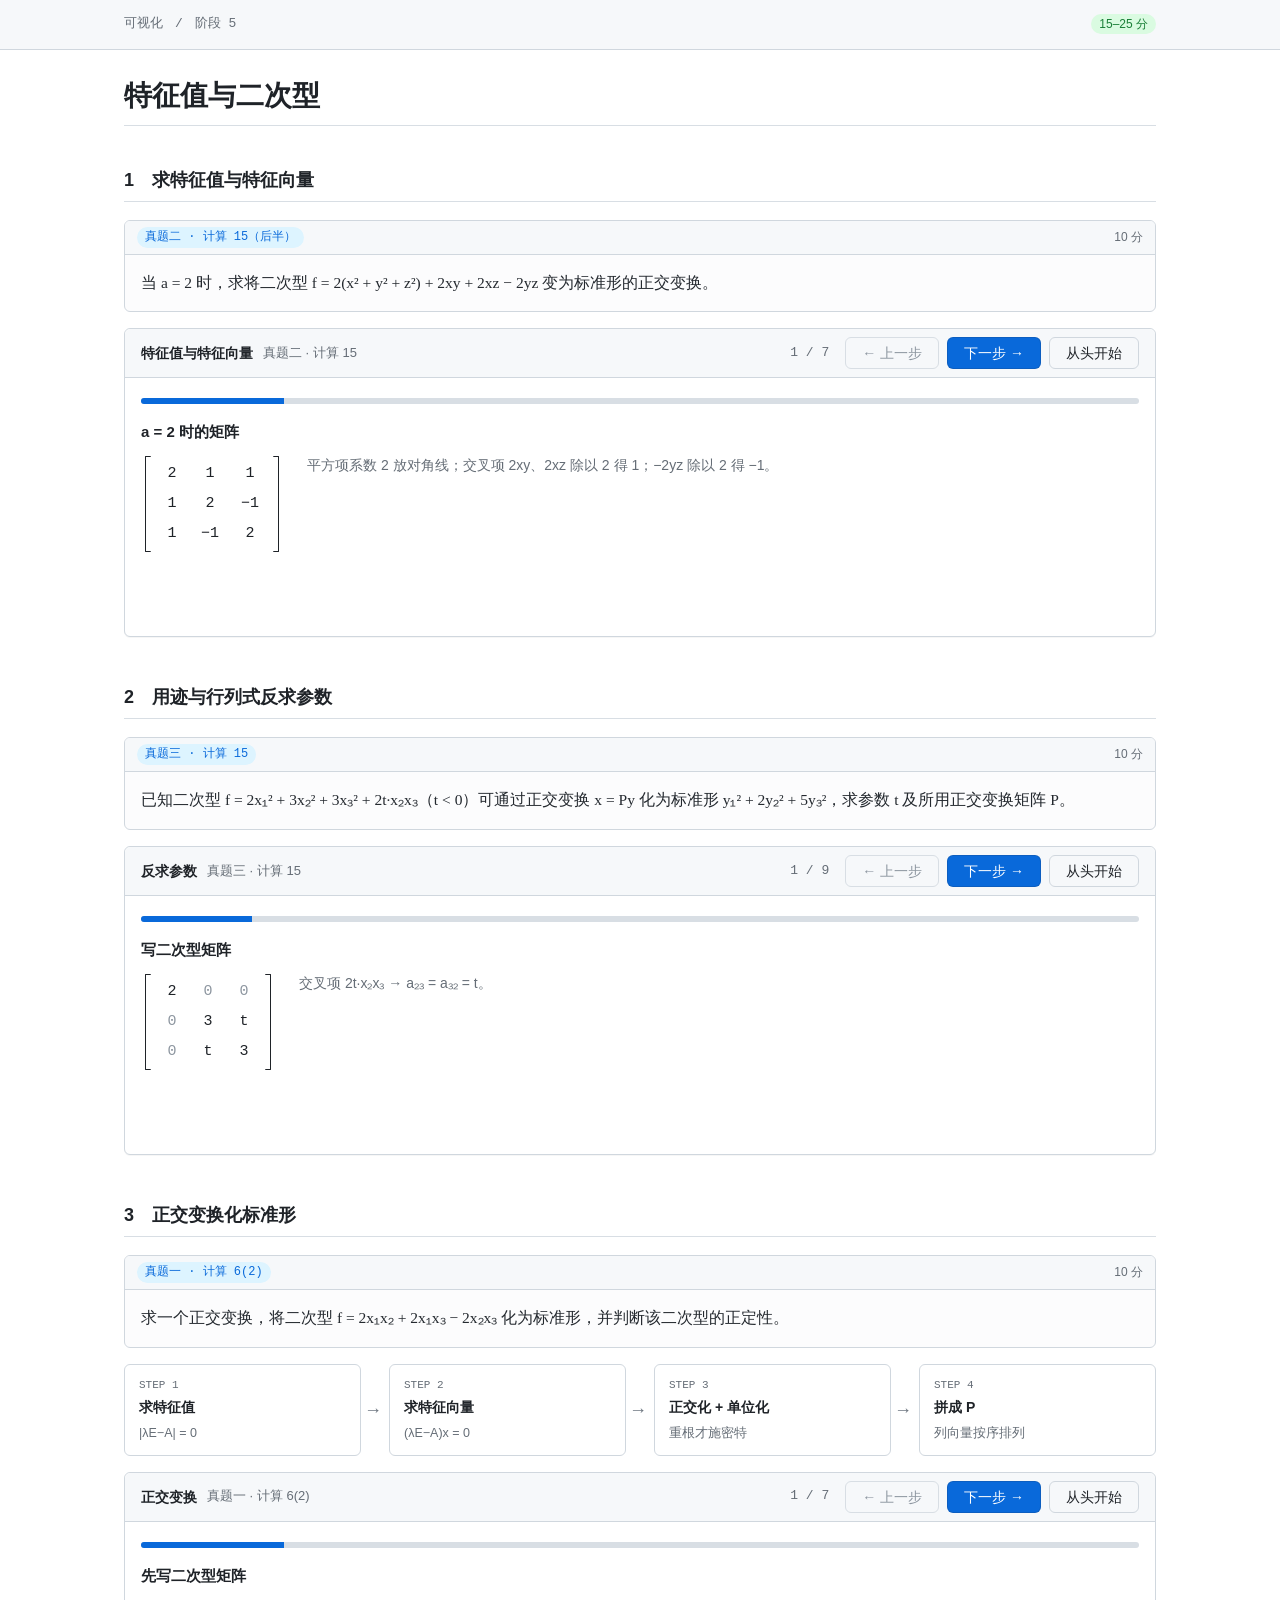
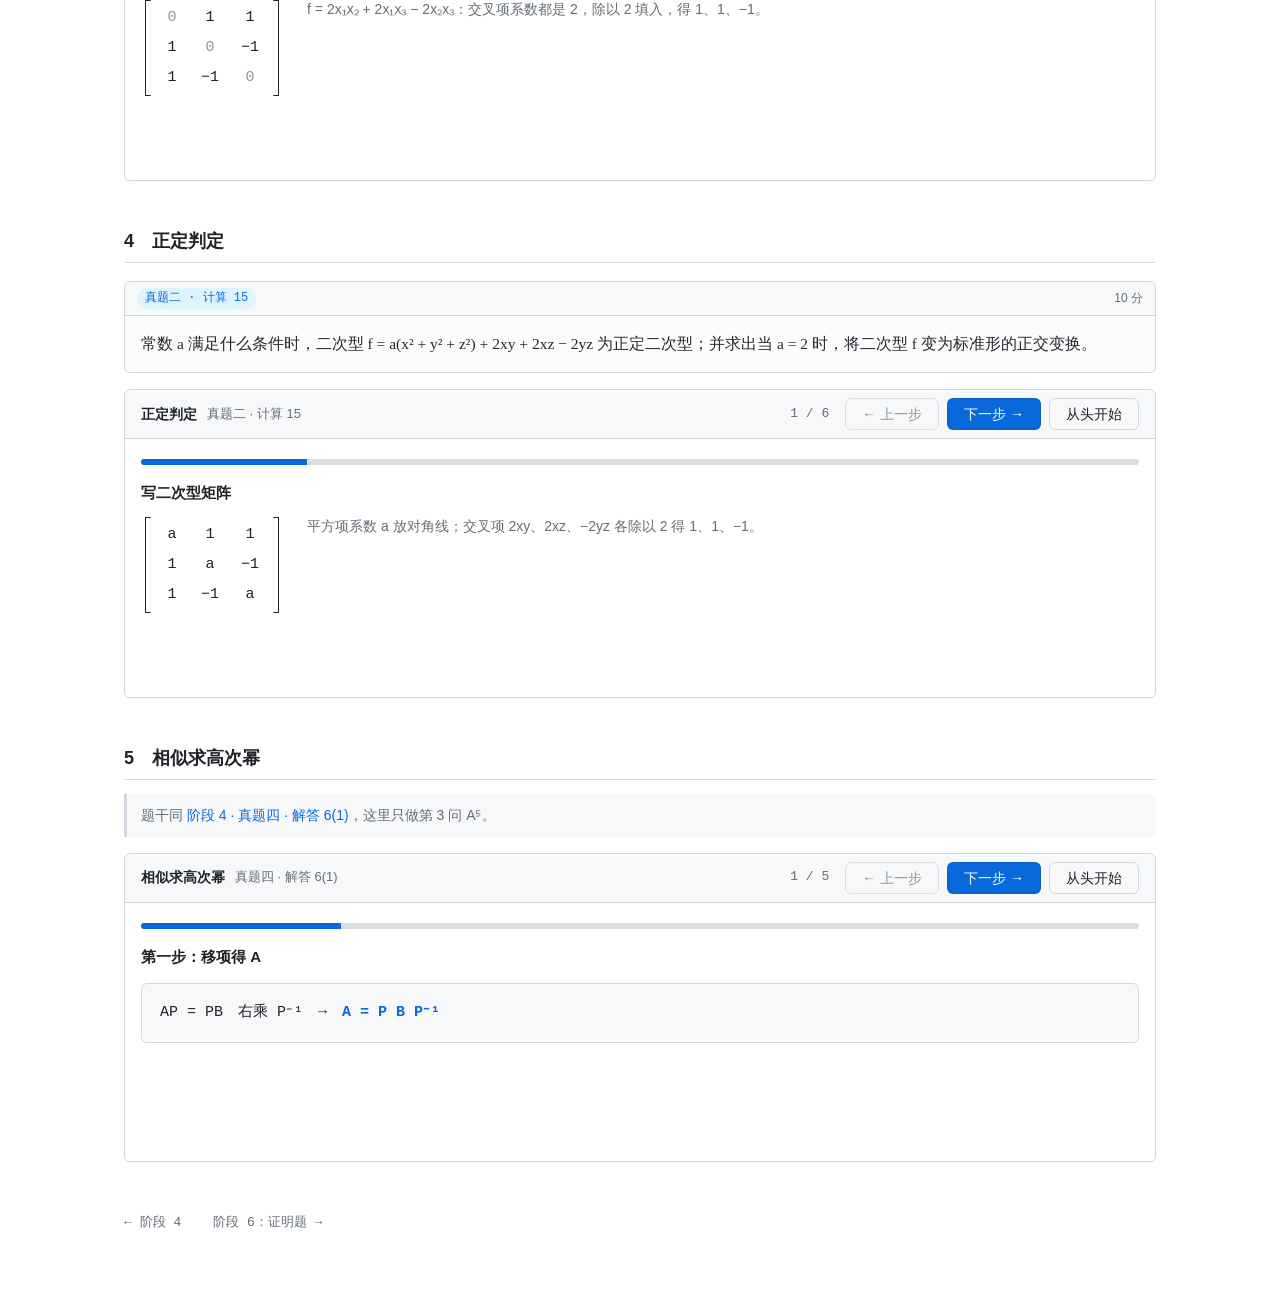
<file: s5.html>
<!doctype html>
<html lang="zh-CN">
<head>
<meta charset="utf-8">
<meta name="viewport" content="width=device-width, initial-scale=1">
<title>阶段 5 · 特征值与二次型</title>
<link rel="stylesheet" href="assets/github-light.css">
<style>
  .step-title { font-size: 15px; font-weight: 600; margin-bottom: 10px; }
  .verdict { font-family: var(--mono); font-size:14px; padding:12px 16px; border-radius:var(--radius);
    background: var(--success-subtle); color: var(--success-fg); border:1px solid #aceebb; margin:14px 0; }
  .formula { font-family: var(--mono); font-size: 15px; background: var(--canvas-subtle);
    border:1px solid var(--border-default); border-radius: var(--radius); padding: 14px 18px; margin: 14px 0; line-height: 2; }
  .formula b { color: var(--accent-fg); }
  .flow { display:flex; gap:0; align-items:stretch; flex-wrap:wrap; margin:16px 0; }
  .flow .box { flex:1 1 150px; border:1px solid var(--border-default); border-radius:var(--radius);
    padding:12px 14px; background:var(--canvas-default); position:relative; }
  .flow .box:not(:last-child) { margin-right:28px; }
  .flow .box:not(:last-child)::after { content:'→'; position:absolute; right:-22px; top:50%; transform:translateY(-50%);
    color:var(--fg-subtle); font-size:18px; }
  .flow .n { font-family:var(--mono); font-size:11px; color:var(--fg-muted); }
  .flow .t { font-weight:600; font-size:14px; margin:2px 0 4px; }
  .flow .d { font-size:12.5px; color:var(--fg-muted); }
</style>
</head>
<body>

<div class="topbar"><div class="wrap">
  <a class="crumb" href="index.html">可视化</a><span class="crumb sep">/</span>
  <span class="crumb">阶段 5</span>
  <span class="spacer"></span>
  <span class="badge badge-use">15–25 分</span>
</div></div>

<div class="wrap">
  <h1>特征值与二次型</h1>

  <!-- ============ 1 求特征值 ============ -->
  <section class="kp">
    <h2>1　求特征值与特征向量</h2>

    <div id="exam-eig"></div>

    <div class="stepper" id="eig"></div>
  </section>

  <!-- ============ 2 反求参数 ============ -->
  <section class="kp">
    <h2>2　用迹与行列式反求参数</h2>

    <div id="exam-param"></div>

    <div class="stepper" id="param"></div>
  </section>

  <!-- ============ 3 正交变换 ============ -->
  <section class="kp">
    <h2>3　正交变换化标准形</h2>

    <div id="exam-orth"></div>

    <div class="flow">
      <div class="box"><div class="n">STEP 1</div><div class="t">求特征值</div><div class="d">|λE−A| = 0</div></div>
      <div class="box"><div class="n">STEP 2</div><div class="t">求特征向量</div><div class="d">(λE−A)x = 0</div></div>
      <div class="box"><div class="n">STEP 3</div><div class="t">正交化 + 单位化</div><div class="d">重根才施密特</div></div>
      <div class="box"><div class="n">STEP 4</div><div class="t">拼成 P</div><div class="d">列向量按序排列</div></div>
    </div>

    <div class="stepper" id="orth"></div>
  </section>

  <!-- ============ 4 正定 ============ -->
  <section class="kp">
    <h2>4　正定判定</h2>

    <div id="exam-pd"></div>

    <div class="stepper" id="pd"></div>
  </section>

  <!-- ============ 5 相似求幂 ============ -->
  <section class="kp">
    <h2>5　相似求高次幂</h2>

    <div class="ref-box">题干同 <a href="s4.html#kp4">阶段 4 · 真题四 · 解答 6(1)</a>，这里只做第 3 问 A⁵。</div>

    <div class="stepper" id="pow"></div>
  </section>

  <p style="margin-top:32px"><a class="crumb" href="s4.html">← 阶段 4</a>　　<a class="crumb" href="s6.html">阶段 6：证明题 →</a></p>
</div>

<script src="assets/viz.js"></script>
<script>
var V = Viz;
function st(rows,opt,aside){ return '<div class="stage"><div class="math">'+V.matrix(rows,opt)+'</div>'+(aside?'<div class="aside">'+aside+'</div>':'')+'</div>'; }

/* ================= 真题题面 ================= */
document.getElementById('exam-eig').innerHTML = V.exam({
  src: '真题二 · 计算 15（后半）', score: '10 分',
  body: '当 a = 2 时，求将二次型 f = 2(x² + y² + z²) + 2xy + 2xz − 2yz 变为标准形的正交变换。'
});

V.stepper('#eig', [
  { title:'a = 2 时的矩阵',
    html: st([[2,1,1],[1,2,-1],[1,-1,2]], {},
      '<p class="why">平方项系数 2 放对角线；交叉项 2xy、2xz 除以 2 得 1；−2yz 除以 2 得 −1。</p>') },
  { title:'写 λE − A',
    html: st([['λ−2',-1,-1],[-1,'λ−2',1],[-1,1,'λ−2']], {},
      '<p class="why">对角线是 λ 减原对角元，非对角元取相反数。</p>') },
  { title:'展开特征多项式',
    html: '<div class="verdict">|λE − A| = λ(λ − 3)²　→　λ = 3, 3, 0</div>' },
  { title:'λ = 3（重根）的特征向量',
    html: st([[1,-1,-1],[-1,1,1],[-1,1,1]], {pivot:[[0,0]]},
      '<p class="why">三行成比例，只剩 x₁ − x₂ − x₃ = 0，得两个无关解。</p>') +
      '<div class="verdict">ξ₁ = (1,1,0)ᵀ，ξ₂ = (1,0,1)ᵀ</div>' },
  { title:'λ = 0 的特征向量',
    html: st([[2,1,1],[1,2,-1],[1,-1,2]], {pivot:[[0,0]]},
      '<p class="why">解 (0·E − A)x = 0，即 Ax = 0。</p>') +
      '<div class="verdict">ξ₃ = (−1, 1, 1)ᵀ</div>' },
  { title:'验算',
    html: '<dl style="display:grid;grid-template-columns:auto 1fr;gap:6px 16px;font-size:14.5px">' +
      '<dt style="color:var(--fg-muted)">Σλ = tr(A)</dt><dd style="margin:0;font-family:var(--mono)">3+3+0 = 6 = 2+2+2 ✓</dd>' +
      '<dt style="color:var(--fg-muted)">Πλ = |A|</dt><dd style="margin:0;font-family:var(--mono)">3·3·0 = 0 ✓</dd></dl>' },
  { title:'得到标准形',
    html: '<div class="verdict">f = 3y₁² + 3y₂²</div>' +
      '<p class="why">重根 3 对应两个特征向量（需施密特正交化），0 对应的只需单位化。</p>' }
], {title:'特征值与特征向量', subtitle:'真题二 · 计算 15'});

document.getElementById('exam-param').innerHTML = V.exam({
  src: '真题三 · 计算 15', score: '10 分',
  body: '已知二次型 f = 2x₁² + 3x₂² + 3x₃² + 2t·x₂x₃（t &lt; 0）可通过正交变换 x = Py 化为标准形 ' +
        'y₁² + 2y₂² + 5y₃²，求参数 t 及所用正交变换矩阵 P。'
});

V.stepper('#param', [
  { title:'写二次型矩阵',
    html: st([[2,0,0],[0,3,'t'],[0,'t',3]], {},
      '<p class="why">交叉项 2t·x₂x₃ → a₂₃ = a₃₂ = t。</p>') },
  { title:'标准形系数即特征值',
    html: '<div class="verdict">λ = 1, 2, 5</div>' },
  { title:'先写迹',
    html: '<div class="formula">Σλ = 8　而　tr(A) = 2+3+3 = 8　（恒等，得不到 t）</div>' },
  { title:'再写行列式',
    html: '<div class="formula">Πλ = 1·2·5 = <b>10</b>　而　|A| = 2(9 − t²) = 18 − 2t²</div>' },
  { title:'解出 t',
    html: '<div class="verdict">18 − 2t² = 10　→　t² = 4　→　t = ±2　→　题设 t &lt; 0，故 t = −2</div>' },
  { title:'t = −2 代回，求 λ = 1 的特征向量',
    html: st([[1,0,0],[0,2,-2],[0,-2,2]], {pivot:[[0,0],[1,1]]},
      '<p class="why">解 (E − A)x = 0：第 1 行给出 x₁ = 0；后两行合成 x₂ − x₃ = 0。</p>') +
      '<div class="verdict">ξ₁ = (0, 1, 1)ᵀ</div>' },
  { title:'λ = 2 的特征向量',
    html: st([[0,0,0],[0,1,-2],[0,-2,1]], {pivot:[[1,1]]},
      '<p class="why">解 (2E − A)x = 0：只剩 x₂ = x₃ = 0，x₁ 自由。</p>') +
      '<div class="verdict">ξ₂ = (1, 0, 0)ᵀ</div>' },
  { title:'λ = 5 的特征向量',
    html: st([[-3,0,0],[0,-2,-2],[0,-2,-2]], {pivot:[[0,0],[1,1]]},
      '<p class="why">解 (5E − A)x = 0：x₁ = 0，x₂ + x₃ = 0。</p>') +
      '<div class="verdict">ξ₃ = (0, −1, 1)ᵀ</div>' },
  { title:'单位化并拼成 P',
    html: '<div class="verdict">P = [[1,0,0], [0, 1/√2, −1/√2], [0, 1/√2, 1/√2]]</div>' +
      '<p class="why">三个特征值互异 → 特征向量自动正交，只需单位化。<br>列的顺序要与标准形系数 1, 2, 5 对应。</p>' }
], {title:'反求参数', subtitle:'真题三 · 计算 15'});

/* ================= 3 正交变换 ================= */
document.getElementById('exam-orth').innerHTML = V.exam({
  src: '真题一 · 计算 6(2)', score: '10 分',
  body: '求一个正交变换，将二次型 f = 2x₁x₂ + 2x₁x₃ − 2x₂x₃ 化为标准形，并判断该二次型的正定性。'
});

V.stepper('#orth', [
  { title:'先写二次型矩阵',
    html: st([[0,1,1],[1,0,-1],[1,-1,0]], {},
      '<p class="why">f = 2x₁x₂ + 2x₁x₃ − 2x₂x₃：交叉项系数都是 2，除以 2 填入，得 1、1、−1。</p>') },
  { title:'求特征值',
    html: '<div class="verdict">λ = 1, 1, −2</div>' +
      '<p class="why">|λE − A| = (λ−1)²(λ+2)。有重根 → 需要施密特正交化。</p>' },
  { title:'λ = 1（重根）的两个特征向量',
    html: st([[1,-1,-1],[-1,1,1],[-1,1,1]], {pivot:[[0,0]]},
      '<p class="why">三行成比例，只剩 x₁ − x₂ − x₃ = 0，得两个无关解。</p>') +
      '<div class="verdict">ξ₁ = (1,1,0)ᵀ，ξ₂ = (1,0,1)ᵀ</div>' },
  { title:'施密特正交化（重根才做）',
    html: '<div class="formula">β₁ = (1,1,0)ᵀ<br>β₂ = ξ₂ − (ξ₂·β₁)/(β₁·β₁)·β₁ = (1,0,1)ᵀ − ½(1,1,0)ᵀ = (½, −½, 1)ᵀ</div>' },
  { title:'λ = −2 的特征向量',
    html: st([[-2,-1,-1],[-1,-2,1],[-1,1,-2]], {pivot:[[0,0]]}, '') +
      '<div class="verdict">ξ₃ = (−1, 1, 1)ᵀ</div>' +
      '<p class="why">检查：ξ₃·β₁ = −1+1+0 = 0 ✓，ξ₃·β₂ = −½−½+1 = 0 ✓（不同特征值自动正交）。</p>' },
  { title:'单位化并拼成 P',
    html: '<div class="verdict">P = [β₁/|β₁|, β₂/|β₂|, ξ₃/|ξ₃|]</div>' +
      '<p class="why">不同特征值的向量只需单位化；重根的两个才要施密特。顺序不能反。</p>' },
  { title:'标准形与正定性',
    html: '<div class="verdict">f = y₁² + y₂² − 2y₃²</div>' +
      '<p class="why">有一个负系数 → <b>不是正定</b>（秩 3，符号差 1）。</p>' }
], {title:'正交变换', subtitle:'真题一 · 计算 6(2)'});

/* ================= 4 正定 ================= */
document.getElementById('exam-pd').innerHTML = V.exam({
  src: '真题二 · 计算 15', score: '10 分',
  body: '常数 a 满足什么条件时，二次型 f = a(x² + y² + z²) + 2xy + 2xz − 2yz 为正定二次型；' +
        '并求出当 a = 2 时，将二次型 f 变为标准形的正交变换。'
});

V.stepper('#pd', [
  { title:'写二次型矩阵',
    html: st([['a',1,1],[1,'a',-1],[1,-1,'a']], {},
      '<p class="why">平方项系数 a 放对角线；交叉项 2xy、2xz、−2yz 各除以 2 得 1、1、−1。</p>') },
  { title:'Δ₁',
    html: '<div class="verdict">Δ₁ = a　→　要求 a &gt; 0</div>' },
  { title:'Δ₂',
    html: '<div class="verdict">Δ₂ = a² − 1 &gt; 0　→　a &gt; 1 或 a &lt; −1</div>' },
  { title:'Δ₃',
    html: '<div class="verdict">Δ₃ = (a−2)(a+1)² &gt; 0　→　a &gt; 2</div>' },
  { title:'取交集',
    html: '<div class="verdict">a &gt; 2</div>' +
      '<p class="why">三个顺序主子式必须全部为正。</p>' },
  { title:'a = 2 时的正交变换',
    html: st([[2,1,1],[1,2,-1],[1,-1,2]], {},
      '<p class="why">代回后的矩阵。其 |λE − A| = λ(λ−3)²，特征值 3、3、0。</p>') +
      '<p class="why">重根 3 对应两个特征向量，需要施密特正交化；0 对应的只需单位化。</p>' +
      '<div class="verdict">标准形 f = 3y₁² + 3y₂²</div>' }
], {title:'正定判定', subtitle:'真题二 · 计算 15'});

/* ================= 5 相似求幂 ================= */
/* 题面已在本册阶段 4 出现，这里只做第 3 问，不重复贴题干 */
V.stepper('#pow', [
  { title:'第一步：移项得 A',
    html: '<div class="formula">AP = PB　右乘 P⁻¹　→　<b>A = P B P⁻¹</b></div>' },
  { title:'第二步：A 的 5 次幂',
    html: '<div class="formula">A⁵ = P B P⁻¹ · P B P⁻¹ ⋯ = <b>P B⁵ P⁻¹</b></div>' +
      '<p class="why">中间的 P⁻¹P 全部约掉。</p>' },
  { title:'第三步：算 B⁵',
    html: '<div class="verdict">B 是对角阵 → B⁵ = diag((−2)⁵, 1⁵, (−1)⁵) = diag(−32, 1, −1)</div>' },
  { title:'第四步：乘回去',
    html: '<div class="formula">A⁵ = P · diag(−32, 1, −1) · P⁻¹</div>' +
      '<p class="why">不需要先算出 A 再乘五次。</p>' },
  { title:'P⁻¹ 怎么求',
    html: st([[1,2,1,1,0,0],[2,1,1,0,1,0],[1,1,1,0,0,1]], {aug:2},
      '<p class="why">并排 [P | E]，只做行变换化成 [E | P⁻¹]。</p>') }
], {title:'相似求高次幂', subtitle:'真题四 · 解答 6(1)'});
</script>
</body>
</html>
</file>
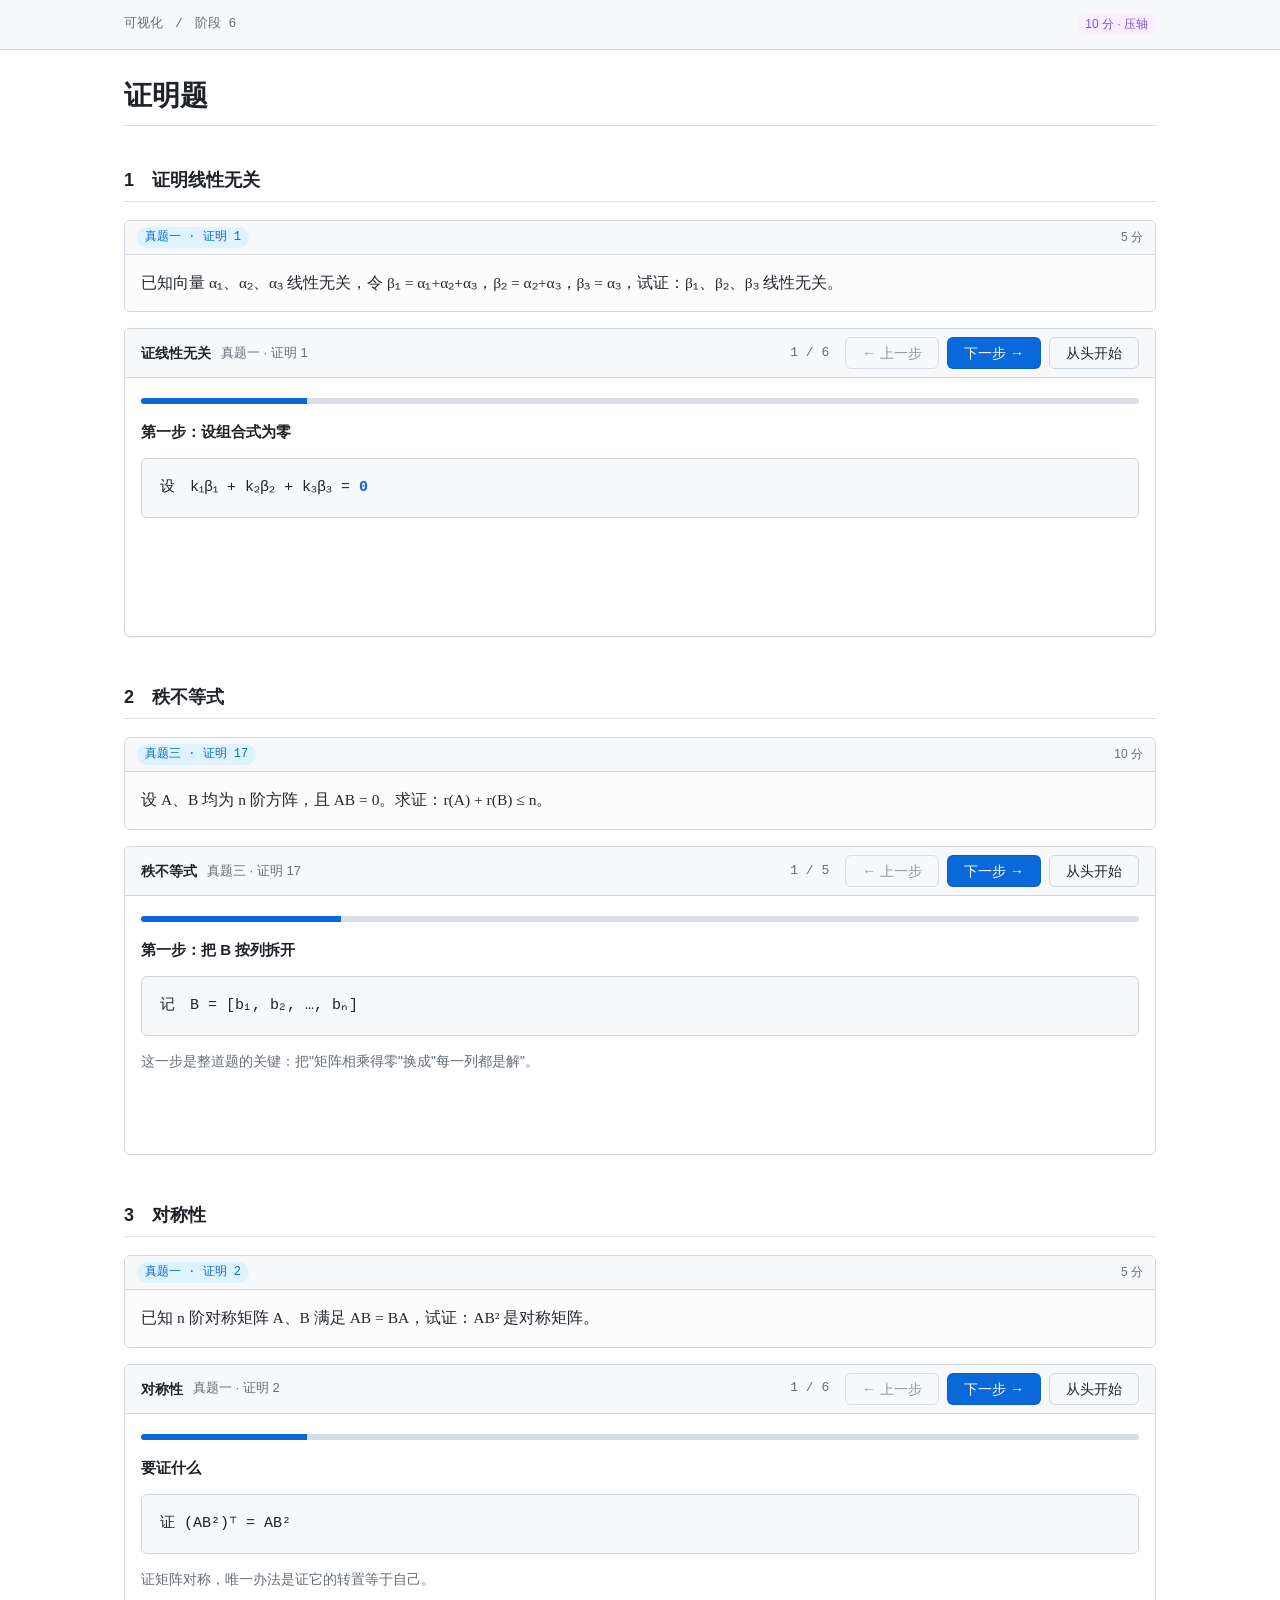
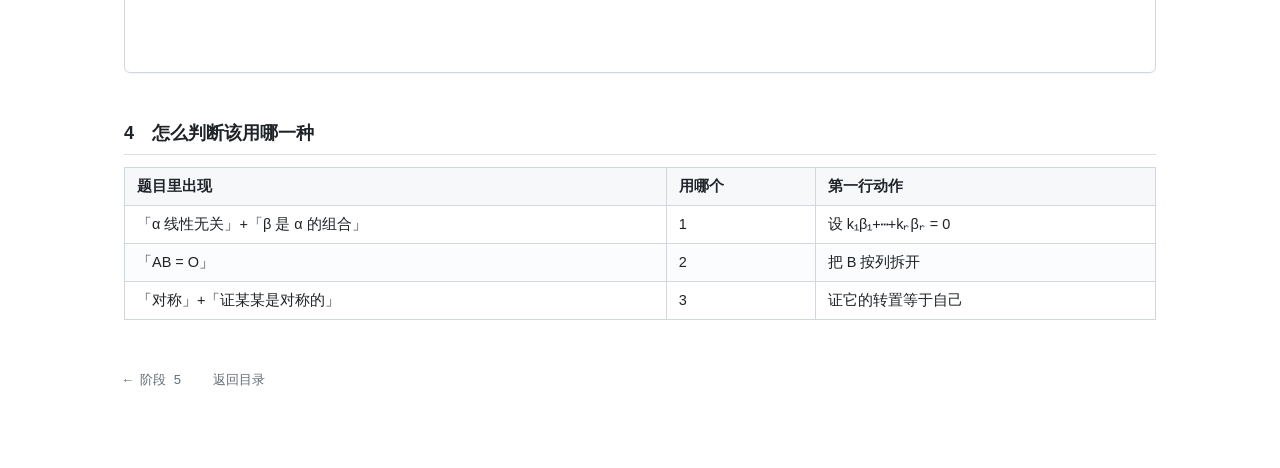
<file: s6.html>
<!doctype html>
<html lang="zh-CN">
<head>
<meta charset="utf-8">
<meta name="viewport" content="width=device-width, initial-scale=1">
<title>阶段 6 · 证明题</title>
<link rel="stylesheet" href="assets/github-light.css">
<style>
  .step-title { font-size: 15px; font-weight: 600; margin-bottom: 10px; }
  .verdict { font-family: var(--mono); font-size:14px; padding:12px 16px; border-radius:var(--radius);
    background: var(--success-subtle); color: var(--success-fg); border:1px solid #aceebb; margin:14px 0; }
  .formula { font-family: var(--mono); font-size: 15px; background: var(--canvas-subtle);
    border:1px solid var(--border-default); border-radius: var(--radius); padding: 14px 18px; margin: 14px 0; line-height: 2; }
  .formula b { color: var(--accent-fg); }
</style>
</head>
<body>

<div class="topbar"><div class="wrap">
  <a class="crumb" href="index.html">可视化</a><span class="crumb sep">/</span>
  <span class="crumb">阶段 6</span>
  <span class="spacer"></span>
  <span class="badge badge-proof">10 分 · 压轴</span>
</div></div>

<div class="wrap">
  <h1>证明题</h1>

  <section class="kp">
    <h2>1　证明线性无关</h2>
    <div id="exam-a"></div>
    <div class="stepper" id="pa"></div>
  </section>

  <section class="kp">
    <h2>2　秩不等式</h2>
    <div id="exam-b"></div>
    <div class="stepper" id="pb"></div>
  </section>

  <section class="kp">
    <h2>3　对称性</h2>
    <div id="exam-c"></div>
    <div class="stepper" id="pc"></div>
  </section>

  <section class="kp">
    <h2>4　怎么判断该用哪一种</h2>
    <table>
      <thead><tr><th>题目里出现</th><th>用哪个</th><th>第一行动作</th></tr></thead>
      <tbody>
        <tr><td>「α 线性无关」+「β 是 α 的组合」</td><td>1</td><td>设 k₁β₁+⋯+kᵣβᵣ = 0</td></tr>
        <tr><td>「AB = O」</td><td>2</td><td>把 B 按列拆开</td></tr>
        <tr><td>「对称」+「证某某是对称的」</td><td>3</td><td>证它的转置等于自己</td></tr>
      </tbody>
    </table>
  </section>

  <p style="margin-top:32px"><a class="crumb" href="s5.html">← 阶段 5</a>　　<a class="crumb" href="index.html">返回目录</a></p>
</div>

<script src="assets/viz.js"></script>
<script>
var V = Viz;

/* ===== 1 真题一 · 证明 1 ===== */
document.getElementById('exam-a').innerHTML = V.exam({
  src: '真题一 · 证明 1', score: '5 分',
  body: '已知向量 α₁、α₂、α₃ 线性无关，令 β₁ = α₁+α₂+α₃，β₂ = α₂+α₃，β₃ = α₃，' +
        '试证：β₁、β₂、β₃ 线性无关。'
});

V.stepper('#pa', [
  { title:'第一步：设组合式为零',
    html: '<div class="formula">设　k₁β₁ + k₂β₂ + k₃β₃ = <b>0</b></div>' },
  { title:'第二步：把 β 换成 α',
    html: '<div class="formula">k₁(α₁+α₂+α₃) + k₂(α₂+α₃) + k₃α₃ = 0</div>' },
  { title:'第三步：按 α 合并同类项',
    html: '<div class="formula">k₁α₁ + (k₁+k₂)α₂ + (k₁+k₂+k₃)α₃ = 0</div>' },
  { title:'第四步：用 α 线性无关',
    html: '<div class="formula">k₁ = 0　　k₁+k₂ = 0　　k₁+k₂+k₃ = 0</div>' +
      '<p class="why">α₁、α₂、α₃ 线性无关 → 每个系数必须为 0。</p>' },
  { title:'第五步：系数矩阵可逆',
    html: V.matrix([[1,0,0],[1,1,0],[1,1,1]], {}) +
      '<p class="why">下三角阵，对角元全为 1 → 行列式 = 1 ≠ 0 → 可逆。</p>' },
  { title:'结论',
    html: '<div class="verdict">可逆 → 只有零解 → k₁ = k₂ = k₃ = 0<br>→ β₁, β₂, β₃ 线性无关　∎</div>' }
], {title:'证线性无关', subtitle:'真题一 · 证明 1'});

/* ===== 2 真题三 · 证明 17 ===== */
document.getElementById('exam-b').innerHTML = V.exam({
  src: '真题三 · 证明 17', score: '10 分',
  body: '设 A、B 均为 n 阶方阵，且 AB = 0。求证：r(A) + r(B) ≤ n。'
});

V.stepper('#pb', [
  { title:'第一步：把 B 按列拆开',
    html: '<div class="formula">记　B = [b₁, b₂, …, bₙ]</div>' +
      '<p class="why">这一步是整道题的关键：把"矩阵相乘得零"换成"每一列都是解"。</p>' },
  { title:'第二步：翻译成方程组',
    html: '<div class="formula">AB = A[b₁ b₂ … bₙ] = [Ab₁ Ab₂ … Abₙ] = O</div>' +
      '<div class="verdict">所以 Abⱼ = 0　对每个 j 都成立</div>' },
  { title:'第三步：数维数',
    html: '<div class="formula">Ax = 0 的解空间维数 = <b>n − r(A)</b></div>' },
  { title:'第四步：得不等式',
    html: '<div class="formula">r(B) = dim span{b₁,…,bₙ} ≤ n − r(A)</div>' },
  { title:'结论',
    html: '<div class="verdict">r(A) + r(B) ≤ n　∎</div>' }
], {title:'秩不等式', subtitle:'真题三 · 证明 17'});

/* ===== 3 真题一 · 证明 2 ===== */
document.getElementById('exam-c').innerHTML = V.exam({
  src: '真题一 · 证明 2', score: '5 分',
  body: '已知 n 阶对称矩阵 A、B 满足 AB = BA，试证：AB² 是对称矩阵。'
});

V.stepper('#pc', [
  { title:'要证什么',
    html: '<div class="formula">证 (AB²)ᵀ = AB²</div>' +
      '<p class="why">证矩阵对称，唯一办法是证它的转置等于自己。</p>' },
  { title:'第一步：展开转置',
    html: '<div class="formula">(AB²)ᵀ = (B²)ᵀ Aᵀ</div>' +
      '<p class="why">用 (XY)ᵀ = YᵀXᵀ，顺序反转。</p>' },
  { title:'第二步：再展开 B²',
    html: '<div class="formula">= (B·B)ᵀ Aᵀ = (BᵀBᵀ)Aᵀ</div>' },
  { title:'第三步：用对称条件',
    html: '<div class="formula">Bᵀ = B，Aᵀ = A　→　= <b>B·B·A</b> = B²A</div>' },
  { title:'第四步：用交换条件',
    html: '<div class="formula">AB = BA　→　AB² = (AB)B = (BA)B = B(AB) = B²A</div>' +
      '<p class="why">这一步必须写出来，是唯一的非平凡处。</p>' },
  { title:'结论',
    html: '<div class="verdict">(AB²)ᵀ = B²A = AB²　→　AB² 是对称矩阵　∎</div>' }
], {title:'对称性', subtitle:'真题一 · 证明 2'});
</script>
</body>
</html>
</file>
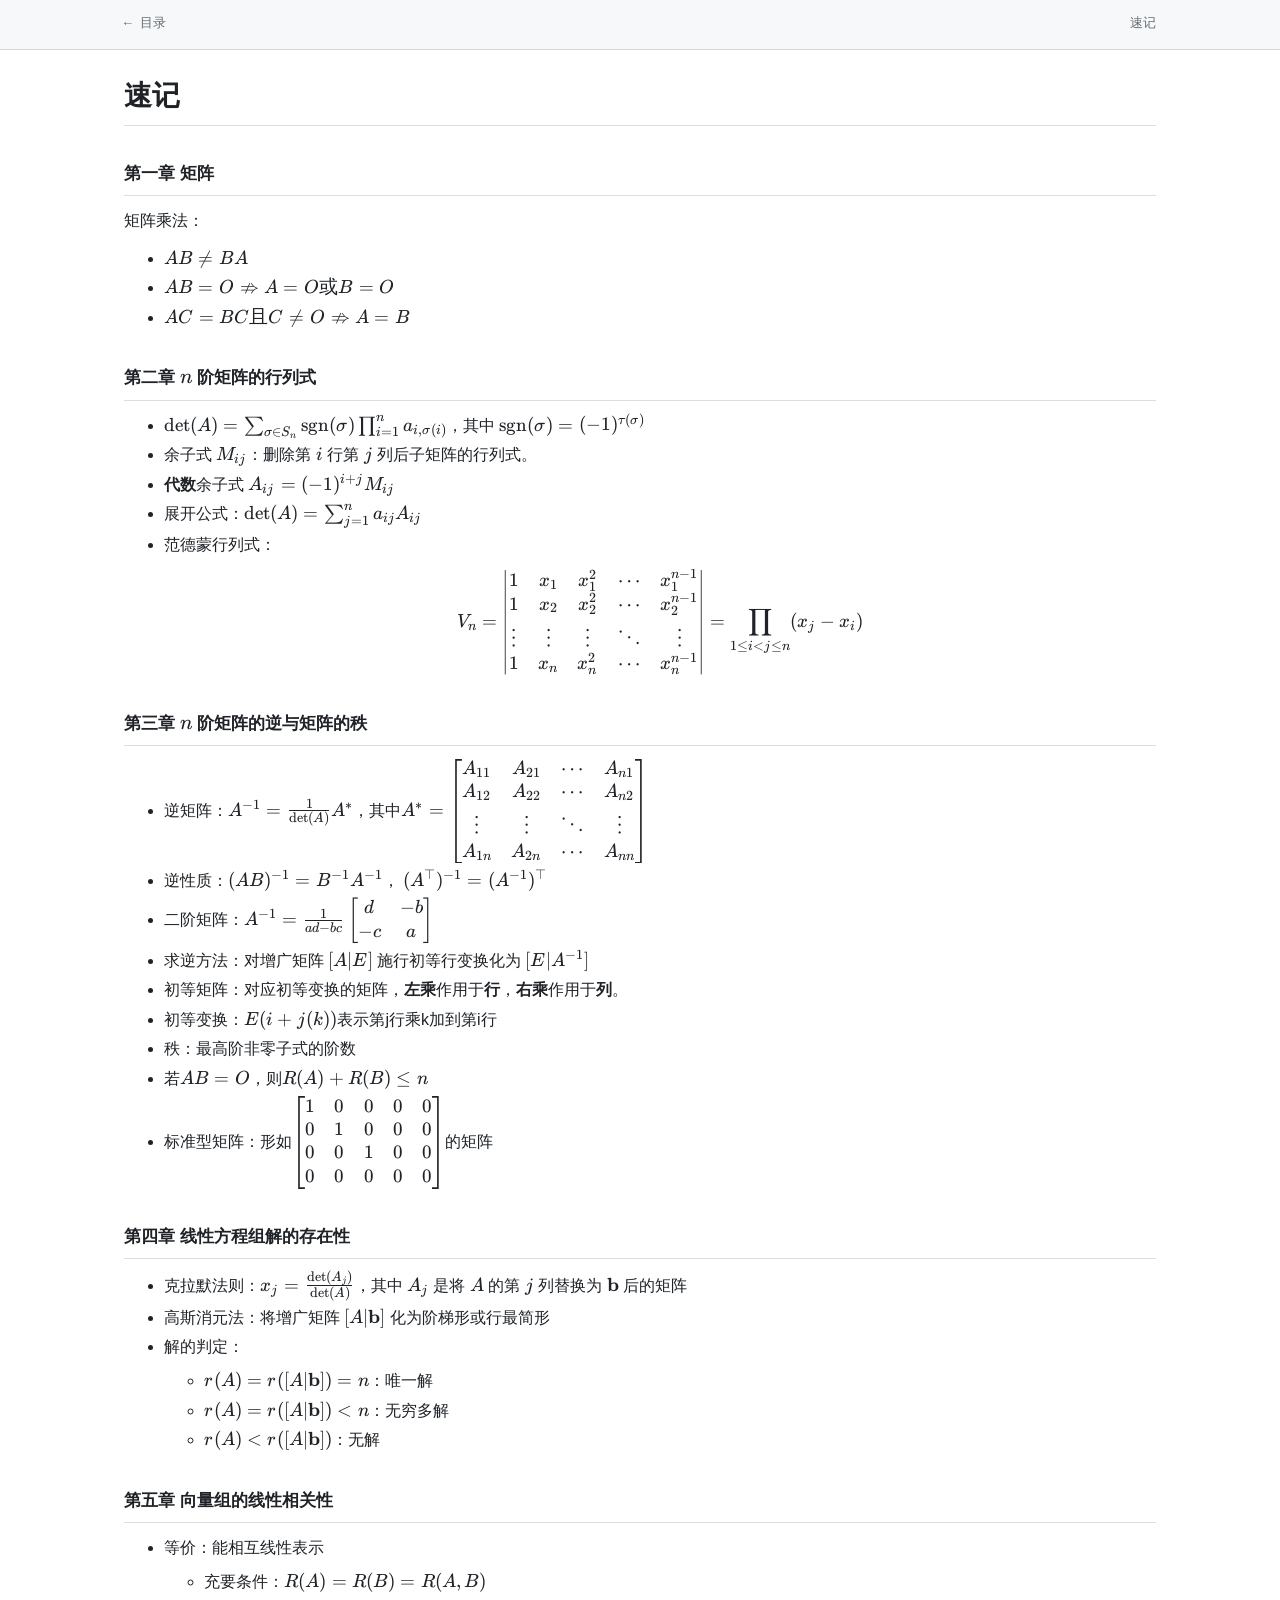
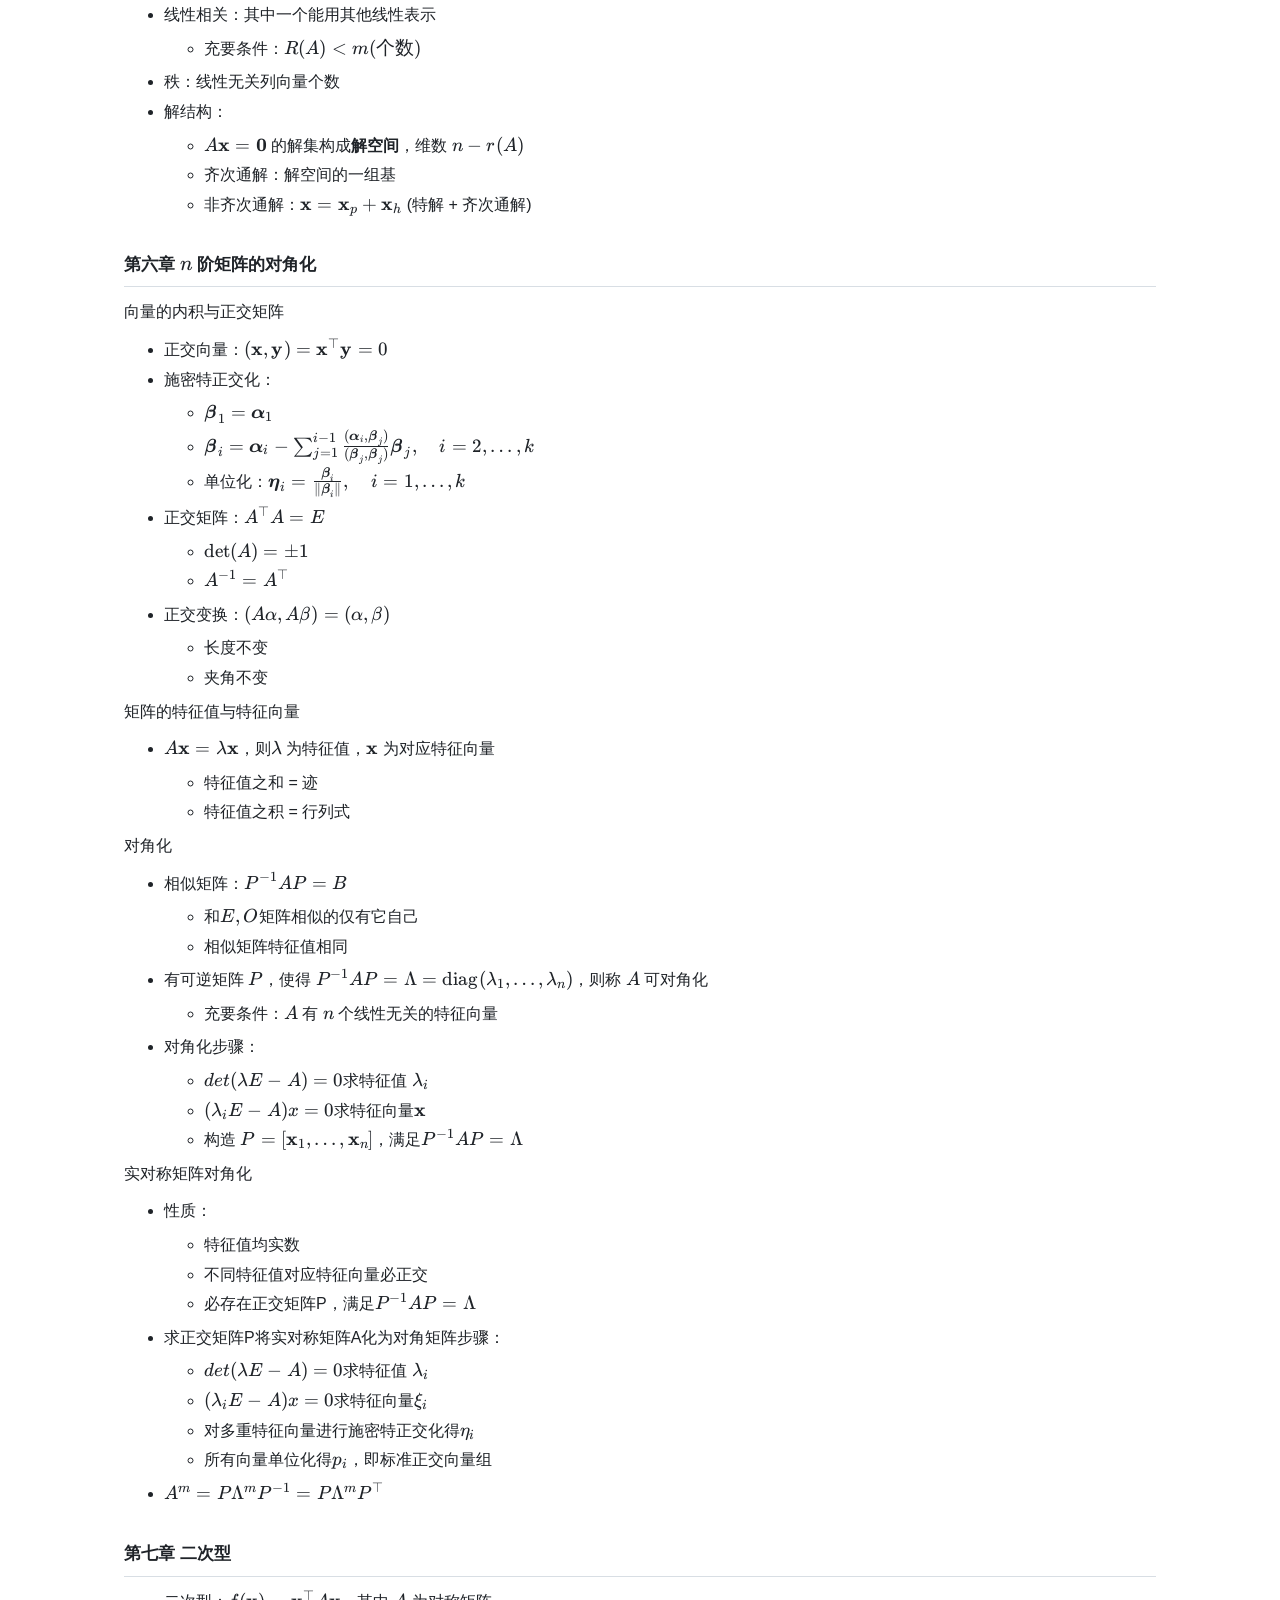
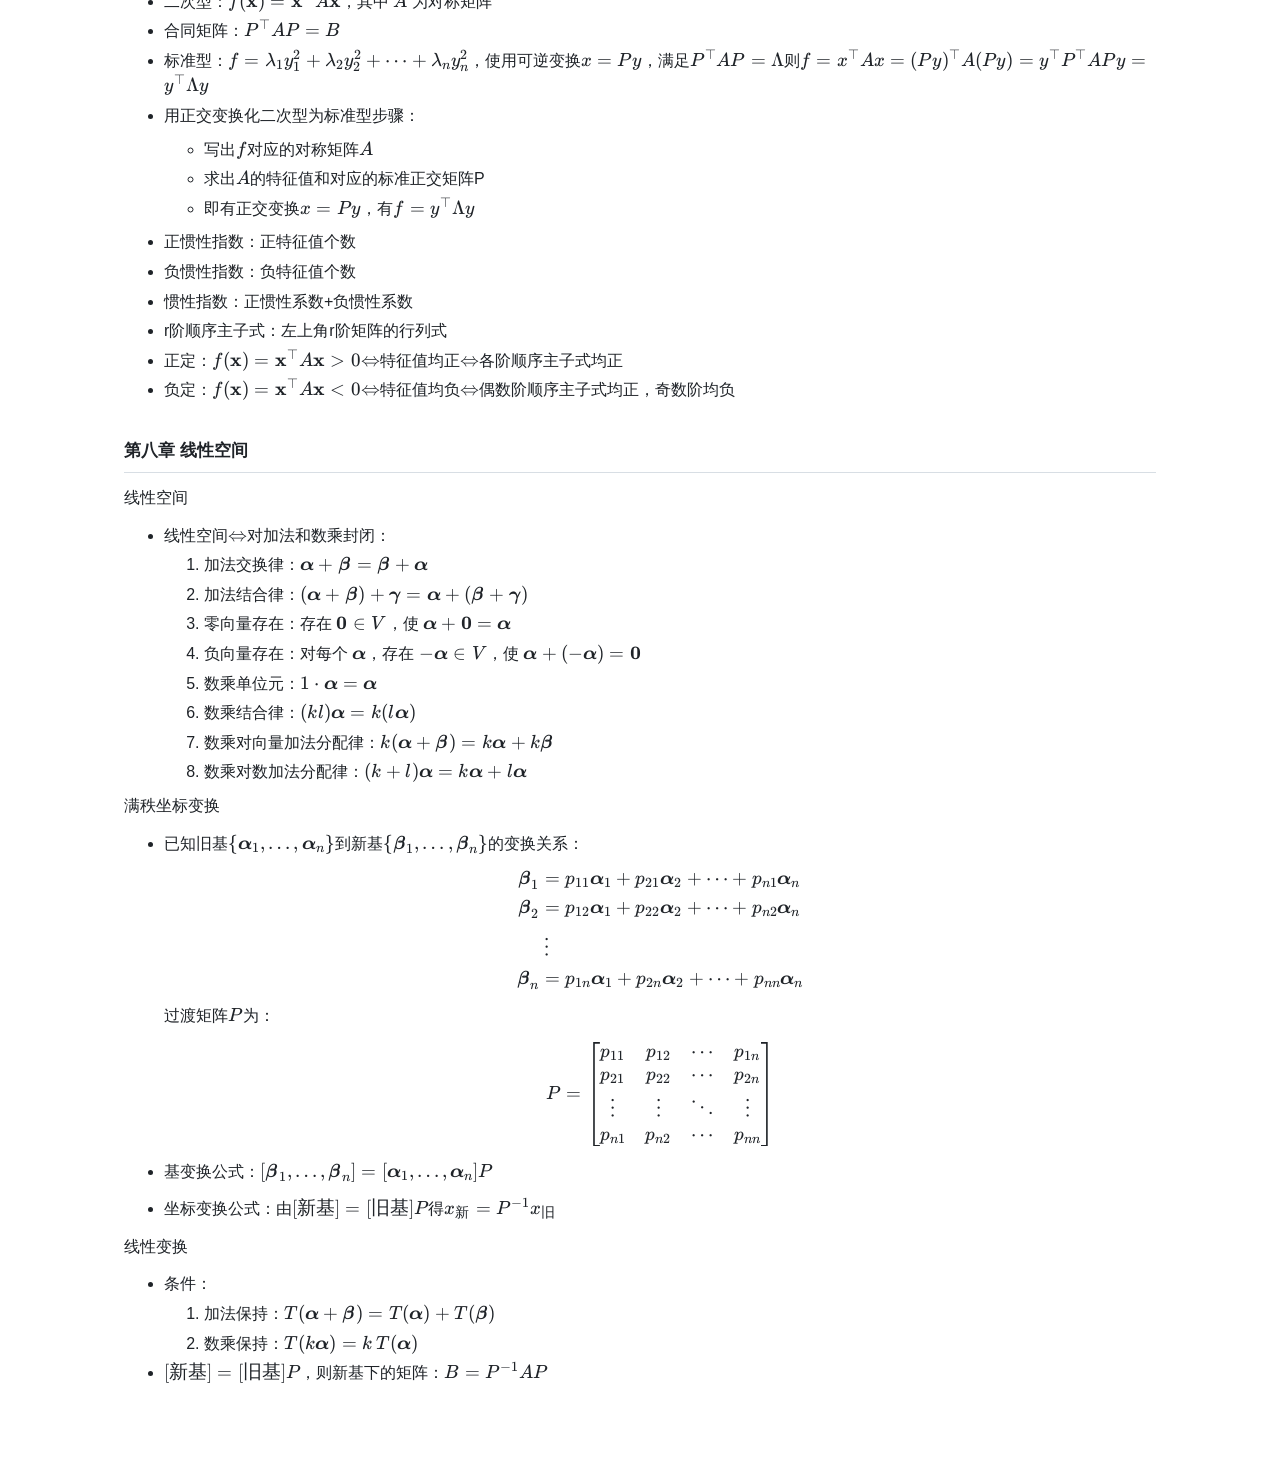
<file: 速记.html>
<!doctype html>
<html lang="zh-CN">
<head>
<meta charset="utf-8">
<meta name="viewport" content="width=device-width, initial-scale=1">
<title>线性代数 · 速记</title>
<link rel="stylesheet" href="assets/github-light.css">
<link rel="stylesheet" href="assets/katex/katex.min.css">
<script defer src="assets/katex/katex.min.js"></script>
<script defer src="assets/katex/auto-render.min.js"></script>
<style>
  .notes h2 { margin-top: 34px; font-size: 17px; }
  .notes ul { margin: 8px 0; }
  .notes li { margin: 4px 0; }
  .katex-display { margin: 12px 0; overflow-x: auto; overflow-y: hidden; }
</style>
</head>
<body>

<div class="topbar"><div class="wrap">
  <a class="crumb" href="index.html">&larr; 目录</a>
  <span class="spacer"></span>
  <span class="crumb">速记</span>
</div></div>

<div class="wrap notes">
<h1>速记</h1>
<h2 id="第一章-矩阵">第一章 矩阵</h2>
<p>矩阵乘法：</p>
<ul>
<li><span class="math inline">\(AB\neq BA\)</span></li>
<li><span class="math inline">\(AB=O\nRightarrow A=O 或
B=O\)</span></li>
<li><span class="math inline">\(AC=BC且C\neq O\nRightarrow
A=B\)</span></li>
</ul>
<h2 id="第二章-n-阶矩阵的行列式">第二章 <span
class="math inline">\(n\)</span> 阶矩阵的行列式</h2>
<ul>
<li><span class="math inline">\(\det(A) = \sum_{\sigma \in S_n}
\mathrm{sgn}(\sigma) \prod_{i=1}^n a_{i,\sigma(i)}\)</span>，其中 <span
class="math inline">\(\mathrm{sgn}(\sigma) =
(-1)^{\tau(\sigma)}\)</span></li>
<li>余子式 <span class="math inline">\(M_{ij}\)</span>：删除第 <span
class="math inline">\(i\)</span> 行第 <span
class="math inline">\(j\)</span> 列后子矩阵的行列式。</li>
<li><strong>代数</strong>余子式 <span class="math inline">\(A_{ij} =
(-1)^{i+j} M_{ij}\)</span></li>
<li>展开公式：<span class="math inline">\(\det(A) = \sum_{j=1}^n a_{ij}
A_{ij}\)</span></li>
<li>范德蒙行列式： <span class="math display">\[
V_n =
\begin{vmatrix}
1 &amp; x_1 &amp; x_1^2 &amp; \cdots &amp; x_1^{n-1} \\
1 &amp; x_2 &amp; x_2^2 &amp; \cdots &amp; x_2^{n-1} \\
\vdots &amp; \vdots &amp; \vdots &amp; \ddots &amp; \vdots \\
1 &amp; x_n &amp; x_n^2 &amp; \cdots &amp; x_n^{n-1}
\end{vmatrix}
=\prod_{1 \le i &lt; j \le n} (x_j - x_i)
\]</span></li>
</ul>
<h2 id="第三章-n-阶矩阵的逆与矩阵的秩">第三章 <span
class="math inline">\(n\)</span> 阶矩阵的逆与矩阵的秩</h2>
<ul>
<li>逆矩阵：<span class="math inline">\(A^{-1} = \frac{1}{\det(A)}
A^*\)</span>，其中<span class="math inline">\(A^* =\begin{bmatrix}A_{11}
&amp; A_{21} &amp; \cdots &amp; A_{n1} \\A_{12} &amp; A_{22} &amp;
\cdots &amp; A_{n2} \\\vdots &amp; \vdots &amp; \ddots &amp; \vdots
\\A_{1n} &amp; A_{2n} &amp; \cdots &amp;
A_{nn}\end{bmatrix}\)</span></li>
<li>逆性质：<span
class="math inline">\((AB)^{-1}=B^{-1}A^{-1}\)</span>， <span
class="math inline">\((A^\top)^{-1} = (A^{-1})^\top\)</span></li>
<li>二阶矩阵：<span class="math inline">\(A^{-1} = \frac{1}{ad - bc}
\begin{bmatrix} d &amp; -b \\ -c &amp; a \end{bmatrix}\)</span></li>
<li>求逆方法：对增广矩阵 <span class="math inline">\([A | E]\)</span>
施行初等行变换化为 <span class="math inline">\([E |
A^{-1}]\)</span></li>
<li>初等矩阵：对应初等变换的矩阵，<strong>左乘</strong>作用于<strong>行</strong>，<strong>右乘</strong>作用于<strong>列</strong>。</li>
<li>初等变换：<span
class="math inline">\(E(i+j(k))\)</span>表示第j行乘k加到第i行</li>
<li>秩：最高阶非零子式的阶数</li>
<li>若<span class="math inline">\(AB = O\)</span>，则<span
class="math inline">\(R(A) + R(B) \leq n\)</span></li>
<li>标准型矩阵：形如<span class="math inline">\(\begin{bmatrix} 1 &amp;
0 &amp; 0 &amp; 0 &amp; 0 \\ 0 &amp; 1 &amp; 0 &amp; 0 &amp; 0 \\ 0
&amp; 0 &amp; 1 &amp; 0 &amp; 0 \\ 0 &amp; 0 &amp; 0 &amp; 0 &amp; 0
\end{bmatrix}\)</span>的矩阵</li>
</ul>
<h2 id="第四章-线性方程组解的存在性">第四章 线性方程组解的存在性</h2>
<ul>
<li>克拉默法则：<span class="math inline">\(x_j =
\frac{\det(A_j)}{\det(A)}\)</span>，其中 <span
class="math inline">\(A_j\)</span> 是将 <span
class="math inline">\(A\)</span> 的第 <span
class="math inline">\(j\)</span> 列替换为 <span
class="math inline">\(\mathbf{b}\)</span> 后的矩阵</li>
<li>高斯消元法：将增广矩阵 <span
class="math inline">\([A|\mathbf{b}]\)</span> 化为阶梯形或行最简形</li>
<li>解的判定：
<ul>
<li><span class="math inline">\(r(A) = r([A|\mathbf{b}]) =
n\)</span>：唯一解</li>
<li><span class="math inline">\(r(A) = r([A|\mathbf{b}]) &lt;
n\)</span>：无穷多解</li>
<li><span class="math inline">\(r(A) &lt;
r([A|\mathbf{b}])\)</span>：无解</li>
</ul></li>
</ul>
<h2 id="第五章-向量组的线性相关性">第五章 向量组的线性相关性</h2>
<ul>
<li>等价：能相互线性表示
<ul>
<li>充要条件：<span class="math inline">\(R(A)=R(B)=R(A,B)\)</span></li>
</ul></li>
<li>线性相关：其中一个能用其他线性表示
<ul>
<li>充要条件：<span class="math inline">\(R(A)&lt; m(个数)\)</span></li>
</ul></li>
<li>秩：线性无关列向量个数</li>
<li>解结构：
<ul>
<li><span class="math inline">\(A\mathbf{x} = \mathbf{0}\)</span>
的解集构成<strong>解空间</strong>，维数 <span class="math inline">\(n -
r(A)\)</span></li>
<li>齐次通解：解空间的一组基</li>
<li>非齐次通解：<span class="math inline">\(\mathbf{x} = \mathbf{x}_p +
\mathbf{x}_h\)</span> (特解 + 齐次通解)</li>
</ul></li>
</ul>
<h2 id="第六章-n-阶矩阵的对角化">第六章 <span
class="math inline">\(n\)</span> 阶矩阵的对角化</h2>
<p>向量的内积与正交矩阵</p>
<ul>
<li>正交向量：<span class="math inline">\((\mathbf{x}, \mathbf{y} ) =
\mathbf{x}^\top \mathbf{y}=0\)</span></li>
<li>施密特正交化：
<ul>
<li><span class="math inline">\(\boldsymbol{\beta}_1=
\boldsymbol{\alpha}_1\)</span></li>
<li><span class="math inline">\(\boldsymbol{\beta}_i =
\boldsymbol{\alpha}_i - \sum_{j=1}^{i-1}\frac{( \boldsymbol{\alpha}_i,
\boldsymbol{\beta}_j )}{(\boldsymbol{\beta}_j, \boldsymbol{\beta}_j )}
\boldsymbol{\beta}_j,\quad i = 2,\dots,k\)</span></li>
<li>单位化：<span class="math inline">\(\boldsymbol{\eta}_i =
\frac{\boldsymbol{\beta}_i}{\|\boldsymbol{\beta}_i\|}, \quad i = 1,
\dots, k\)</span></li>
</ul></li>
<li>正交矩阵：<span class="math inline">\(A^\top A = E\)</span>
<ul>
<li><span class="math inline">\(\det(A) =\pm 1\)</span></li>
<li><span class="math inline">\(A^{-1} = A^\top\)</span></li>
</ul></li>
<li>正交变换：<span
class="math inline">\((A\alpha,A\beta)=(\alpha,\beta)\)</span>
<ul>
<li>长度不变</li>
<li>夹角不变</li>
</ul></li>
</ul>
<p>矩阵的特征值与特征向量</p>
<ul>
<li><span class="math inline">\(A\mathbf{x} = \lambda
\mathbf{x}\)</span>，则<span class="math inline">\(\lambda\)</span>
为特征值，<span class="math inline">\(\mathbf{x}\)</span> 为对应特征向量
<ul>
<li>特征值之和 = 迹</li>
<li>特征值之积 = 行列式</li>
</ul></li>
</ul>
<p>对角化</p>
<ul>
<li>相似矩阵：<span class="math inline">\(P^{-1}AP=B\)</span>
<ul>
<li>和<span class="math inline">\(E,O\)</span>矩阵相似的仅有它自己</li>
<li>相似矩阵特征值相同</li>
</ul></li>
<li>有可逆矩阵 <span class="math inline">\(P\)</span>，使得 <span
class="math inline">\(P^{-1}AP = \Lambda = \mathrm{diag}(\lambda_1,
\dots, \lambda_n)\)</span>，则称 <span class="math inline">\(A\)</span>
可对角化
<ul>
<li>充要条件：<span class="math inline">\(A\)</span> 有 <span
class="math inline">\(n\)</span> 个线性无关的特征向量</li>
</ul></li>
<li>对角化步骤：
<ul>
<li><span class="math inline">\(det(\lambda E-A)=0\)</span>求特征值
<span class="math inline">\(\lambda_i\)</span></li>
<li><span class="math inline">\((\lambda_i
E-A)x=0\)</span>求特征向量<span
class="math inline">\(\mathbf{x}\)</span></li>
<li>构造 <span class="math inline">\(P = [\mathbf{x}_1, \dots,
\mathbf{x}_n]\)</span>，满足<span class="math inline">\(P^{-1}AP =
\Lambda\)</span></li>
</ul></li>
</ul>
<p>实对称矩阵对角化</p>
<ul>
<li>性质：
<ul>
<li>特征值均实数</li>
<li>不同特征值对应特征向量必正交</li>
<li>必存在正交矩阵P，满足<span class="math inline">\(P^{-1}AP =
\Lambda\)</span></li>
</ul></li>
<li>求正交矩阵P将实对称矩阵A化为对角矩阵步骤：
<ul>
<li><span class="math inline">\(det(\lambda E-A)=0\)</span>求特征值
<span class="math inline">\(\lambda_i\)</span></li>
<li><span class="math inline">\((\lambda_i
E-A)x=0\)</span>求特征向量<span
class="math inline">\(\xi_i\)</span></li>
<li>对多重特征向量进行施密特正交化得<span
class="math inline">\(\eta_i\)</span></li>
<li>所有向量单位化得<span
class="math inline">\(p_i\)</span>，即标准正交向量组</li>
</ul></li>
<li><span class="math inline">\(A^m=P \Lambda^m P^{-1}=P \Lambda^m
P^\top\)</span></li>
</ul>
<h2 id="第七章-二次型">第七章 二次型</h2>
<ul>
<li>二次型：<span class="math inline">\(f(\mathbf{x}) = \mathbf{x}^\top
A \mathbf{x}\)</span>，其中 <span class="math inline">\(A\)</span>
为对称矩阵</li>
<li>合同矩阵：<span class="math inline">\(P^\top AP=B\)</span></li>
<li>标准型：<span class="math inline">\(f = \lambda_1 y_1^2 + \lambda_2
y_2^2 + \cdots + \lambda_n y_n^2\)</span>，使用可逆变换<span
class="math inline">\(x=Py\)</span>，满足<span
class="math inline">\(P^\top AP=\Lambda\)</span>则<span
class="math inline">\(f=x^\top Ax=(Py)^\top A(Py)=y^\top P^\top
APy=y^\top \Lambda y\)</span></li>
<li>用正交变换化二次型为标准型步骤：
<ul>
<li>写出<span class="math inline">\(f\)</span>对应的对称矩阵<span
class="math inline">\(A\)</span></li>
<li>求出<span
class="math inline">\(A\)</span>的特征值和对应的标准正交矩阵P</li>
<li>即有正交变换<span class="math inline">\(x=Py\)</span>，有<span
class="math inline">\(f=y^\top \Lambda y\)</span></li>
</ul></li>
<li>正惯性指数：正特征值个数</li>
<li>负惯性指数：负特征值个数</li>
<li>惯性指数：正惯性系数+负惯性系数</li>
<li>r阶顺序主子式：左上角r阶矩阵的行列式</li>
<li>正定：<span class="math inline">\(f(\mathbf{x}) = \mathbf{x}^\top A
\mathbf{x}&gt;0\)</span><span
class="math inline">\(\Leftrightarrow\)</span>特征值均正<span
class="math inline">\(\Leftrightarrow\)</span>各阶顺序主子式均正</li>
<li>负定：<span class="math inline">\(f(\mathbf{x}) = \mathbf{x}^\top A
\mathbf{x}&lt;0\)</span><span
class="math inline">\(\Leftrightarrow\)</span>特征值均负<span
class="math inline">\(\Leftrightarrow\)</span>偶数阶顺序主子式均正，奇数阶均负</li>
</ul>
<h2 id="第八章-线性空间">第八章 线性空间</h2>
<p>线性空间</p>
<ul>
<li>线性空间<span
class="math inline">\(\Leftrightarrow\)</span>对加法和数乘封闭：
<ol type="1">
<li>加法交换律：<span class="math inline">\(\boldsymbol{\alpha} +
\boldsymbol{\beta} = \boldsymbol{\beta} +
\boldsymbol{\alpha}\)</span><br />
</li>
<li>加法结合律：<span class="math inline">\((\boldsymbol{\alpha} +
\boldsymbol{\beta}) + \boldsymbol{\gamma} = \boldsymbol{\alpha} +
(\boldsymbol{\beta} + \boldsymbol{\gamma})\)</span><br />
</li>
<li>零向量存在：存在 <span class="math inline">\(\boldsymbol{0} \in
V\)</span>，使 <span class="math inline">\(\boldsymbol{\alpha} +
\boldsymbol{0} = \boldsymbol{\alpha}\)</span><br />
</li>
<li>负向量存在：对每个 <span
class="math inline">\(\boldsymbol{\alpha}\)</span>，存在 <span
class="math inline">\(-\boldsymbol{\alpha} \in V\)</span>，使 <span
class="math inline">\(\boldsymbol{\alpha} + (-\boldsymbol{\alpha}) =
\boldsymbol{0}\)</span><br />
</li>
<li>数乘单位元：<span class="math inline">\(1 \cdot \boldsymbol{\alpha}
= \boldsymbol{\alpha}\)</span><br />
</li>
<li>数乘结合律：<span class="math inline">\((kl)\boldsymbol{\alpha} =
k(l\boldsymbol{\alpha})\)</span><br />
</li>
<li>数乘对向量加法分配律：<span
class="math inline">\(k(\boldsymbol{\alpha} + \boldsymbol{\beta}) =
k\boldsymbol{\alpha} + k\boldsymbol{\beta}\)</span></li>
<li>数乘对数加法分配律：<span class="math inline">\((k +
l)\boldsymbol{\alpha} = k\boldsymbol{\alpha} +
l\boldsymbol{\alpha}\)</span></li>
</ol></li>
</ul>
<p>满秩坐标变换</p>
<ul>
<li><p>已知旧基<span class="math inline">\(\{\boldsymbol{\alpha}_1,
\dots, \boldsymbol{\alpha}_n\}\)</span>到新基<span
class="math inline">\(\{\boldsymbol{\beta}_1, \dots,
\boldsymbol{\beta}_n\}\)</span>的变换关系： <span
class="math display">\[
\begin{aligned}
\boldsymbol{\beta}_1 &amp;= p_{11} \boldsymbol{\alpha}_1 + p_{21}
\boldsymbol{\alpha}_2 + \cdots + p_{n1} \boldsymbol{\alpha}_n \\
\boldsymbol{\beta}_2 &amp;= p_{12} \boldsymbol{\alpha}_1 + p_{22}
\boldsymbol{\alpha}_2 + \cdots + p_{n2} \boldsymbol{\alpha}_n \\
&amp;\ \vdots \\
\boldsymbol{\beta}_n &amp;= p_{1n} \boldsymbol{\alpha}_1 + p_{2n}
\boldsymbol{\alpha}_2 + \cdots + p_{nn} \boldsymbol{\alpha}_n
\end{aligned}
\]</span> 过渡矩阵<span class="math inline">\(P\)</span>为： <span
class="math display">\[
P = \begin{bmatrix}
p_{11} &amp; p_{12} &amp; \cdots &amp; p_{1n} \\
p_{21} &amp; p_{22} &amp; \cdots &amp; p_{2n} \\
\vdots &amp; \vdots &amp; \ddots &amp; \vdots \\
p_{n1} &amp; p_{n2} &amp; \cdots &amp; p_{nn}
\end{bmatrix}
\]</span></p></li>
<li><p>基变换公式：<span class="math inline">\([\boldsymbol{\beta}_1,
\dots, \boldsymbol{\beta}_n] = [\boldsymbol{\alpha}_1, \dots,
\boldsymbol{\alpha}_n] P\)</span></p></li>
<li><p>坐标变换公式：由<span
class="math inline">\([新基]=[旧基]P\)</span>得<span
class="math inline">\(x_新​=P^{−1}x_旧​\)</span></p></li>
</ul>
<p>线性变换</p>
<ul>
<li>条件：
<ol type="1">
<li>加法保持：<span class="math inline">\(T(\boldsymbol{\alpha} +
\boldsymbol{\beta}) = T(\boldsymbol{\alpha}) +
T(\boldsymbol{\beta})\)</span><br />
</li>
<li>数乘保持：<span class="math inline">\(T(k\boldsymbol{\alpha}) =
k\,T(\boldsymbol{\alpha})\)</span></li>
</ol></li>
<li><span
class="math inline">\([新基]=[旧基]P\)</span>，则新基下的矩阵：<span
class="math inline">\(B=P^{-1}AP\)</span></li>
</ul>

</div>

<script>
document.addEventListener('DOMContentLoaded', function () {
  renderMathInElement(document.body, {
    delimiters: [
      { left: '$$', right: '$$', display: true },
      { left: '$', right: '$', display: false },
      { left: '\\(', right: '\\)', display: false },
      { left: '\\[', right: '\\]', display: true }
    ],
    throwOnError: false
  });
});
</script>

</body>
</html>
</file>
<file: assets/github-light.css>
/* GitHub Light (default) —— 变量取自 GitHub Primer 浅色主题 */
:root {
  --canvas-default: #ffffff;
  --canvas-subtle: #f6f8fa;
  --canvas-inset: #f6f8fa;
  --border-default: #d0d7de;
  --border-muted: #d8dee4;
  --fg-default: #1f2328;
  --fg-muted: #656d76;
  --fg-subtle: #6e7781;
  --accent-fg: #0969da;
  --accent-emphasis: #0969da;
  --accent-subtle: #ddf4ff;
  --success-fg: #1a7f37;
  --success-subtle: #dafbe1;
  --attention-fg: #9a6700;
  --attention-subtle: #fff8c5;
  --danger-fg: #cf222e;
  --danger-subtle: #ffebe9;
  --done-fg: #8250df;
  --done-subtle: #fbefff;
  --shadow-small: 0 1px 0 rgba(31, 35, 40, 0.04);
  --shadow-medium: 0 3px 6px rgba(140, 149, 159, 0.15);
  --radius: 6px;
  --mono: ui-monospace, SFMono-Regular, "SF Mono", Menlo, Consolas, "Liberation Mono", monospace;
  --sans: -apple-system, BlinkMacSystemFont, "Segoe UI", "Noto Sans", Helvetica, Arial, sans-serif,
    "Apple Color Emoji", "Segoe UI Emoji";
}

* { box-sizing: border-box; }

html { -webkit-text-size-adjust: 100%; }

body {
  margin: 0;
  padding: 0 0 64px;
  font-family: var(--sans);
  font-size: 16px;
  line-height: 1.6;
  color: var(--fg-default);
  background: var(--canvas-default);
}

.wrap { max-width: 1080px; margin: 0 auto; padding: 0 24px; }

/* ---------- 顶部 ---------- */
.topbar {
  border-bottom: 1px solid var(--border-default);
  background: var(--canvas-subtle);
  padding: 14px 0;
  margin-bottom: 28px;
}
.topbar .wrap { display: flex; align-items: center; gap: 12px; flex-wrap: wrap; }
.crumb {
  font-family: var(--mono);
  font-size: 13px;
  color: var(--fg-muted);
  text-decoration: none;
}
.crumb:hover { color: var(--accent-fg); text-decoration: underline; }
.crumb .sep { color: var(--fg-subtle); margin: 0 6px; }
.topbar .spacer { flex: 1; }

/* ---------- 标题 ---------- */
h1 {
  font-size: 28px;
  font-weight: 600;
  line-height: 1.25;
  margin: 0 0 8px;
  padding-bottom: 12px;
  border-bottom: 1px solid var(--border-muted);
}
h1 .tag {
  display: inline-block;
  vertical-align: middle;
  margin-left: 10px;
  padding: 2px 9px;
  font-size: 12px;
  font-weight: 500;
  color: var(--accent-fg);
  background: var(--accent-subtle);
  border-radius: 2em;
  font-family: var(--sans);
}
h2 {
  font-size: 20px;
  font-weight: 600;
  margin: 36px 0 12px;
  padding-bottom: 8px;
  border-bottom: 1px solid var(--border-muted);
}
h3 { font-size: 16px; font-weight: 600; margin: 24px 0 10px; }
p { margin: 0 0 12px; }
.lead { color: var(--fg-muted); font-size: 15px; margin-bottom: 20px; }

/* ---------- 面板 ---------- */
.panel {
  border: 1px solid var(--border-default);
  border-radius: var(--radius);
  background: var(--canvas-default);
  margin: 16px 0;
  box-shadow: var(--shadow-small);
}
.panel-head {
  padding: 8px 16px;
  border-bottom: 1px solid var(--border-default);
  background: var(--canvas-subtle);
  border-radius: var(--radius) var(--radius) 0 0;
  font-size: 14px;
  font-weight: 600;
  display: flex;
  align-items: center;
  gap: 10px;
  flex-wrap: wrap;
}
.panel-head .hint { font-weight: 400; color: var(--fg-muted); font-size: 13px; }
.panel-body { padding: 16px; overflow-x: auto; }

/* ---------- 按钮 ---------- */
.btn {
  appearance: none;
  font-family: var(--sans);
  font-size: 14px;
  font-weight: 500;
  line-height: 20px;
  padding: 5px 16px;
  color: var(--fg-default);
  background: var(--canvas-subtle);
  border: 1px solid var(--border-default);
  border-radius: var(--radius);
  cursor: pointer;
  transition: background 0.1s;
  white-space: nowrap;
}
.btn:hover { background: #eef1f4; }
.btn:active { background: #e6eaef; }
.btn:disabled { color: #8c959f; background: var(--canvas-subtle); cursor: not-allowed; border-color: var(--border-muted); }
.btn-primary {
  color: #ffffff;
  background: var(--accent-emphasis);
  border-color: rgba(31, 35, 40, 0.15);
}
.btn-primary:hover { background: #0860ca; }
.btn-primary:disabled { background: #94d3ff; border-color: rgba(31, 35, 40, 0.1); color: #fff; }
.btn:focus-visible, .crumb:focus-visible { outline: 2px solid var(--accent-emphasis); outline-offset: 1px; }
.controls { display: flex; gap: 8px; align-items: center; flex-wrap: wrap; }
.panel-head .controls { margin-left: 6px; }
.panel-head .counter { font-family: var(--mono); font-size: 13px; color: var(--fg-muted); font-weight: 400; }

/* ---------- 标签 ---------- */
.badge {
  display: inline-block;
  padding: 1px 8px;
  font-size: 12px;
  font-weight: 500;
  line-height: 18px;
  border-radius: 2em;
  white-space: nowrap;
}
.badge-core { color: var(--danger-fg); background: var(--danger-subtle); }
.badge-call { color: var(--accent-fg); background: var(--accent-subtle); }
.badge-use  { color: var(--success-fg); background: var(--success-subtle); }
.badge-memo { color: var(--attention-fg); background: var(--attention-subtle); }
.badge-proof{ color: var(--done-fg); background: var(--done-subtle); }
.badge-line { color: var(--fg-muted); background: var(--canvas-subtle); border: 1px solid var(--border-default); }

/* ---------- 矩阵 ---------- */
.matrix {
  display: inline-flex;
  align-items: stretch;
  gap: 6px;
  vertical-align: middle;
  margin: 2px 4px;
  position: relative;
  font-family: var(--mono);
  font-size: 15px;
}
.matrix .bracket {
  width: 6px;
  border: 1.5px solid var(--fg-default);
  border-right: none;
  border-radius: 1px;
}
.matrix .bracket.right { border: 1.5px solid var(--fg-default); border-left: none; }

.matrix .cells { display: grid; gap: 2px 10px; padding: 4px 2px; }
.matrix .cells > span {
  padding: 2px 6px;
  text-align: center;
  border-radius: 3px;
}
.matrix .cells > span.hl-row { background: var(--accent-subtle); }
.matrix .cells > span.pivot { background: var(--success-subtle); color: var(--success-fg); font-weight: 600; }
.matrix .cells > span.zero { color: #8c959f; }
.matrix .cells > span.dim { color: #b1b8c0; }
.matrix .cells > span.hl-col { background: #f0f4f8; }
.matrix .cells > span.target { box-shadow: inset 0 0 0 2px var(--attention-fg); }

/* 增广矩阵分隔线 */
.matrix .cells > span.aug-bar { border-left: 1px solid var(--border-default); }

/* ---------- 步骤区 ---------- */
.steps { min-height: 200px; }
.step { display: none; }
.step.active { display: block; }

.stage { display: flex; gap: 24px; align-items: flex-start; flex-wrap: wrap; }
.stage .math { flex: 0 1 auto; }
.stage .aside { flex: 1 1 240px; min-width: 220px; }

.op-line {
  font-family: var(--mono);
  font-size: 13.5px;
  padding: 8px 12px;
  background: var(--canvas-subtle);
  border: 1px solid var(--border-default);
  border-left: 3px solid var(--accent-emphasis);
  border-radius: var(--radius);
  margin-bottom: 12px;
  color: var(--fg-default);
  white-space: pre-wrap;
}
.why {
  font-size: 14px;
  color: var(--fg-muted);
  margin: 0 0 8px;
}
.why strong { color: var(--fg-default); font-weight: 600; }

/* ---------- 进度条 ---------- */
.progress {
  height: 6px;
  background: var(--border-muted);
  border-radius: 3px;
  overflow: hidden;
  margin: 4px 0 16px;
}
.progress > i { display: block; height: 100%; background: var(--accent-emphasis); }

/* ---------- 表格 ---------- */
table { border-collapse: collapse; width: 100%; margin: 12px 0; font-size: 14.5px; }
th, td { text-align: left; padding: 7px 12px; border: 1px solid var(--border-default); vertical-align: top; }
th { background: var(--canvas-subtle); font-weight: 600; }
tbody tr:nth-child(2n) td { background: #fbfcfd; }
code {
  font-family: var(--mono);
  font-size: 85%;
  padding: 0.2em 0.4em;
  background: rgba(175, 184, 193, 0.2);
  border-radius: var(--radius);
}
kbd {
  font-family: var(--mono);
  font-size: 11px;
  padding: 2px 5px;
  border: 1px solid var(--border-default);
  border-bottom-width: 2px;
  border-radius: 4px;
  background: var(--canvas-subtle);
  color: var(--fg-muted);
}

/* ---------- 提示块 ---------- */
.note {
  border-left: 3px solid var(--accent-emphasis);
  background: var(--canvas-subtle);
  padding: 10px 16px;
  border-radius: 0 var(--radius) var(--radius) 0;
  font-size: 14.5px;
  margin: 14px 0;
}
.note.warn { border-left-color: var(--attention-fg); background: #fffdf5; }
.note.ok { border-left-color: var(--success-fg); background: #f6fef8; }
.note .t { font-weight: 600; }

/* ---------- 目录卡 ---------- */
.cards { display: grid; grid-template-columns: repeat(auto-fill, minmax(300px, 1fr)); gap: 16px; margin-top: 20px; }
.card {
  display: block;
  border: 1px solid var(--border-default);
  border-radius: var(--radius);
  padding: 16px 18px;
  text-decoration: none;
  color: inherit;
  background: var(--canvas-default);
  transition: border-color 0.12s, box-shadow 0.12s, transform 0.12s;
}
.card:hover { border-color: var(--accent-emphasis); box-shadow: var(--shadow-medium); transform: translateY(-1px); }
.card .num {
  font-family: var(--mono);
  font-size: 12px;
  color: var(--fg-muted);
  letter-spacing: 0.06em;
}
.card .title { font-size: 17px; font-weight: 600; margin: 4px 0 8px; }
.card .desc { font-size: 14px; color: var(--fg-muted); line-height: 1.55; }
.card .meta { margin-top: 12px; display: flex; gap: 6px; flex-wrap: wrap; }

@media (max-width: 620px) {
  h1 { font-size: 22px; }
  .wrap { padding: 0 16px; }
  .matrix { font-size: 13px; }
}

/* ---------- 行/列变换动画 ---------- */
.travel {
  position: absolute;
  display: flex;
  z-index: 30;
  pointer-events: none;
}
.travel .tcell {
  display: inline-block;
  text-align: center;
  font-family: var(--mono);
  font-size: 15px;
  color: var(--attention-fg);
  background: var(--attention-subtle);
  box-shadow: inset 0 0 0 1px var(--attention-fg);
  border-radius: 3px;
}
.travel .k-tag {
  align-self: center;
  margin-left: 6px;
  padding: 1px 7px;
  font-family: var(--mono);
  font-size: 11.5px;
  line-height: 1.6;
  color: #ffffff;
  background: var(--attention-fg);
  border-radius: 2em;
  white-space: nowrap;
}
.travel.vertical .k-tag { margin-left: 0; margin-top: 6px; }
/* 目标格短暂高亮：纯静态切换，没有淡入淡出，不晃眼 */
.matrix .cells > span.flash {
  background-color: var(--attention-subtle);
  box-shadow: inset 0 0 0 2px var(--attention-fg);
}

@media (prefers-reduced-motion: reduce) {
  .travel { display: none !important; }
}

/* 单元格里放算式时：等宽、不换行、给足宽度 */
.matrix .cells > span.calc-cell {
  white-space: nowrap;
  font-size: 14px;
  padding: 2px 4px;
}
.matrix .cells > span.calc-cell .op   { color: var(--fg-muted); padding: 0 2px; }
.matrix .cells > span.calc-cell .src  { color: var(--accent-fg); }
.matrix .cells > span.calc-cell .res  { color: var(--attention-fg); font-weight: 600; }
.matrix .cells > span.calc-cell .mul  { color: var(--fg-subtle); font-size: 12.5px; }

/* ---------- 真题题面（仿试卷截图） ---------- */
.exam {
  border: 1px solid var(--border-default);
  border-radius: var(--radius);
  background: #fcfcfd;
  margin: 18px 0 0;
  overflow: hidden;
}
.exam .bar {
  display: flex; align-items: center; gap: 8px;
  padding: 6px 12px;
  background: var(--canvas-subtle);
  border-bottom: 1px solid var(--border-default);
  font-size: 12px;
}
.exam .bar .src {
  font-family: var(--mono);
  color: var(--accent-fg);
  background: var(--accent-subtle);
  padding: 1px 8px;
  border-radius: 2em;
  white-space: nowrap;
}
.exam .bar .score { color: var(--fg-muted); margin-left: auto; white-space: nowrap; }
.exam .q {
  padding: 14px 16px;
  font-family: "Times New Roman", "Songti SC", "SimSun", serif;
  font-size: 15.5px;
  line-height: 1.85;
  color: #24292f;
}
.exam .q .matrix { font-family: var(--mono); font-size: 14.5px; }
.exam .q .opt { display: block; margin-top: 4px; color: #3d444d; }

/* ---------- 平铺知识点 ---------- */
.kp { margin-bottom: 46px; }
.kp > h2 {
  font-size: 18px;
  margin: 40px 0 0;
  padding-bottom: 6px;
  border-bottom: 1px solid var(--border-muted);
}

/* ---------- 结构公式盒 ---------- */
.struct-box {
  border: 1px solid var(--border-default);
  border-radius: var(--radius);
  overflow: hidden;
  margin: 16px 0;
}
.struct-box .row {
  display: flex;
  align-items: baseline;
  gap: 16px;
  padding: 10px 16px;
  border-bottom: 1px solid var(--border-muted);
  background: var(--canvas-default);
}
.struct-box .row:last-child { border-bottom: none; }
.struct-box .row:nth-child(odd) { background: var(--canvas-subtle); }
.struct-box .k {
  flex: 0 0 auto;
  min-width: 108px;
  font-size: 13.5px;
  color: var(--fg-muted);
}
.struct-box .v {
  font-family: var(--mono);
  font-size: 15px;
  color: var(--fg-default);
}

/* ---------- 行内列向量 ---------- */
.vec {
  display: flex;
  align-items: center;
  flex-wrap: wrap;
  gap: 2px 4px;
  margin: 14px 0;
  font-size: 15px;
  font-family: var(--mono);
  color: var(--fg-default);
}
.vec .matrix .cells { gap: 0 8px; padding: 2px; }
.vec .matrix { margin: 0 2px; vertical-align: middle; }
.vec .matrix .cells > span { padding: 1px 5px; }

/* ---------- 自由列取值提示 ---------- */
.colvec {
  font-family: var(--mono);
  font-size: 14px;
  line-height: 1.7;
  color: var(--fg-default);
  padding: 4px 0 4px 10px;
  border-left: 2px solid var(--attention-fg);
}

/* ---------- 引用上一页题干 ---------- */
.ref-box {
  padding: 10px 14px;
  margin: 14px 0;
  border-left: 3px solid var(--border-default);
  background: var(--canvas-subtle);
  border-radius: 0 var(--radius) var(--radius) 0;
  font-size: 14px;
  color: var(--fg-muted);
}
.ref-box a { color: var(--accent-fg); text-decoration: none; }
.ref-box a:hover { text-decoration: underline; }

/* ---------- 分数 ---------- */
.frac {
  display: inline-flex;
  flex-direction: column;
  justify-content: center;
  vertical-align: middle;
  text-align: center;
  font-size: 0.92em;
  line-height: 1.2;
  margin: 0 2px;
}
.frac > span:first-child {
  border-bottom: 1px solid currentColor;
  padding: 0 5px 1px;
}
.frac > span:last-child { padding: 1px 5px 0; }

/* ---------- 公式旁注 ---------- */
.aside-note {
  font-size: 13px;
  font-weight: 400;
  color: var(--fg-muted);
  margin-left: 10px;
}

/* ---------- 行列式竖线（替代方括号） ---------- */
.matrix.matrix-bar .bracket {
  width: 1px;
  border: none;
  border-left: 1.5px solid var(--fg-default);
  border-radius: 0;
}
.matrix.matrix-bar .bracket.right { border: none; border-right: 1.5px solid var(--fg-default); }

/* ---------- 划掉（求代数余子式时去掉的行列） ---------- */
.matrix .cells > span.struck {
  color: #c9d1d9;
  text-decoration: line-through;
  text-decoration-color: var(--danger-fg);
  text-decoration-thickness: 1.5px;
}
</file>
